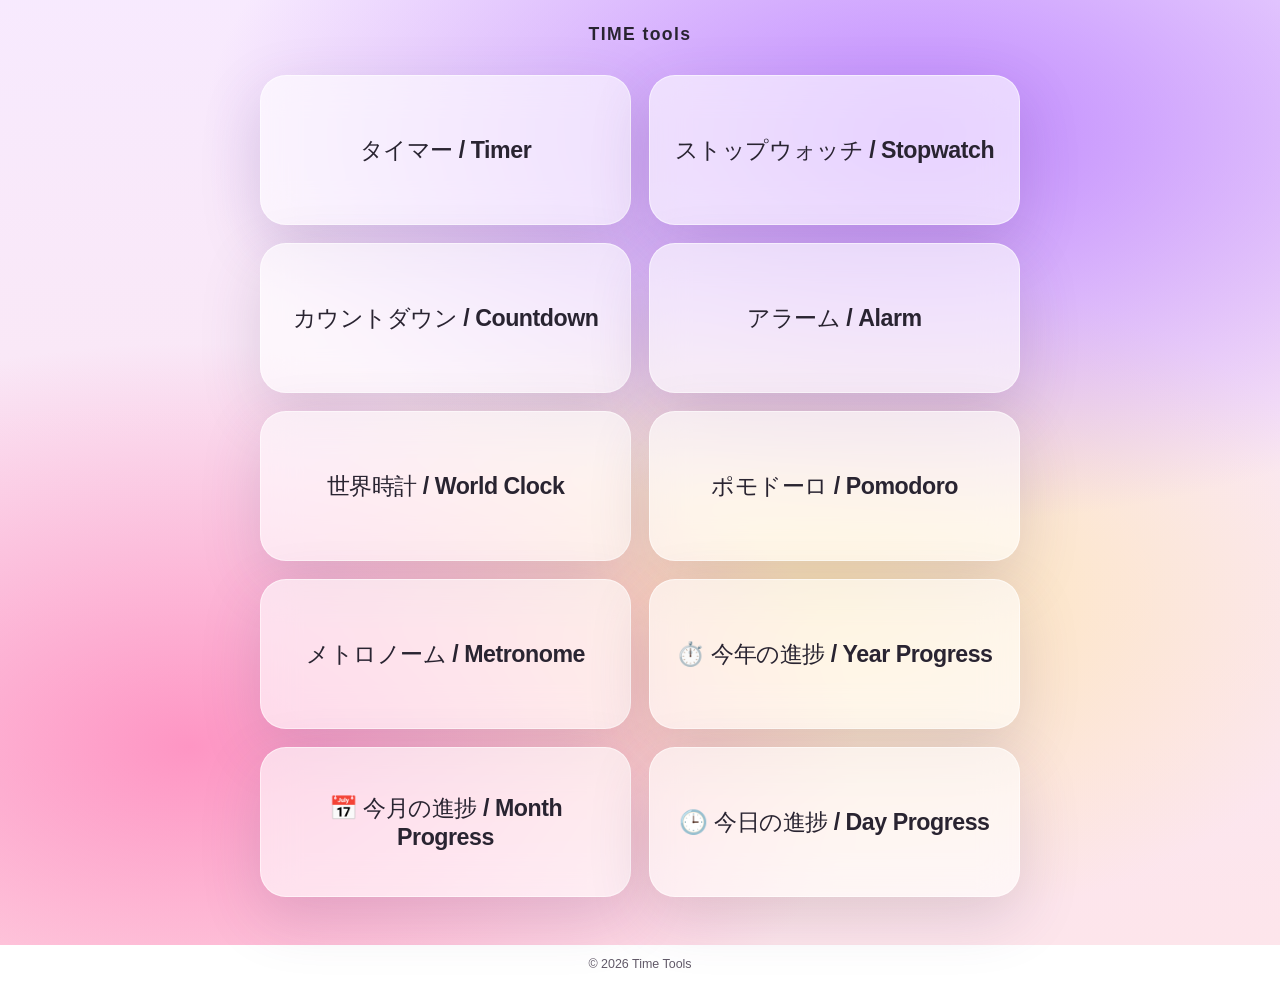
<file: index.html>
<!doctype html>
<html lang="ja">

<head>
  <meta charset="UTF-8" />
  <meta name="viewport" content="width=device-width, initial-scale=1.0" />
  <title>Time Tools</title>
  <link rel="stylesheet" href="style.css" />
  <script src="script.js" defer></script>
</head>

<body>
  <div class="aurora-background" aria-hidden="true"></div>

  <main class="home-page">
    <header class="home-header">TIME tools</header>

    <section class="tool-grid" aria-label="Time tools">
      <a class="tool-card timer-card" href="timer/index.html" data-tool-link>
        タイマー / Timer
      </a>

      <a class="tool-card stopwatch-card" href="stopwatch/index.html" data-tool-link>
        ストップウォッチ / Stopwatch
      </a>

      <a class="tool-card" href="countdown/index.html" data-tool-link>
        カウントダウン / Countdown
      </a>

      <a class="tool-card" href="alarm/index.html" data-tool-link>
        アラーム / Alarm
      </a>

      <a class="tool-card" href="world-clock/index.html" data-tool-link>
        世界時計 / World Clock
      </a>

      <a class="tool-card" href="pomodoro/index.html" data-tool-link>
        ポモドーロ / Pomodoro
      </a>

      <a class="tool-card" href="metronome/index.html" data-tool-link>
        メトロノーム / Metronome
      </a>

      <a class="tool-card" href="year-progress/index.html" data-tool-link>
        ⏱️ 今年の進捗 / Year Progress
      </a>

      <a class="tool-card" href="month-progress/index.html" data-tool-link>
        📅 今月の進捗 / Month Progress
      </a>

      <a class="tool-card" href="day-progress/index.html" data-tool-link>
        🕒 今日の進捗 / Day Progress
      </a>
    </section>

    <footer class="copyright">
      <div id="footer-copy"></div>
    </footer>
  </main>
</body>

</html>
</file>
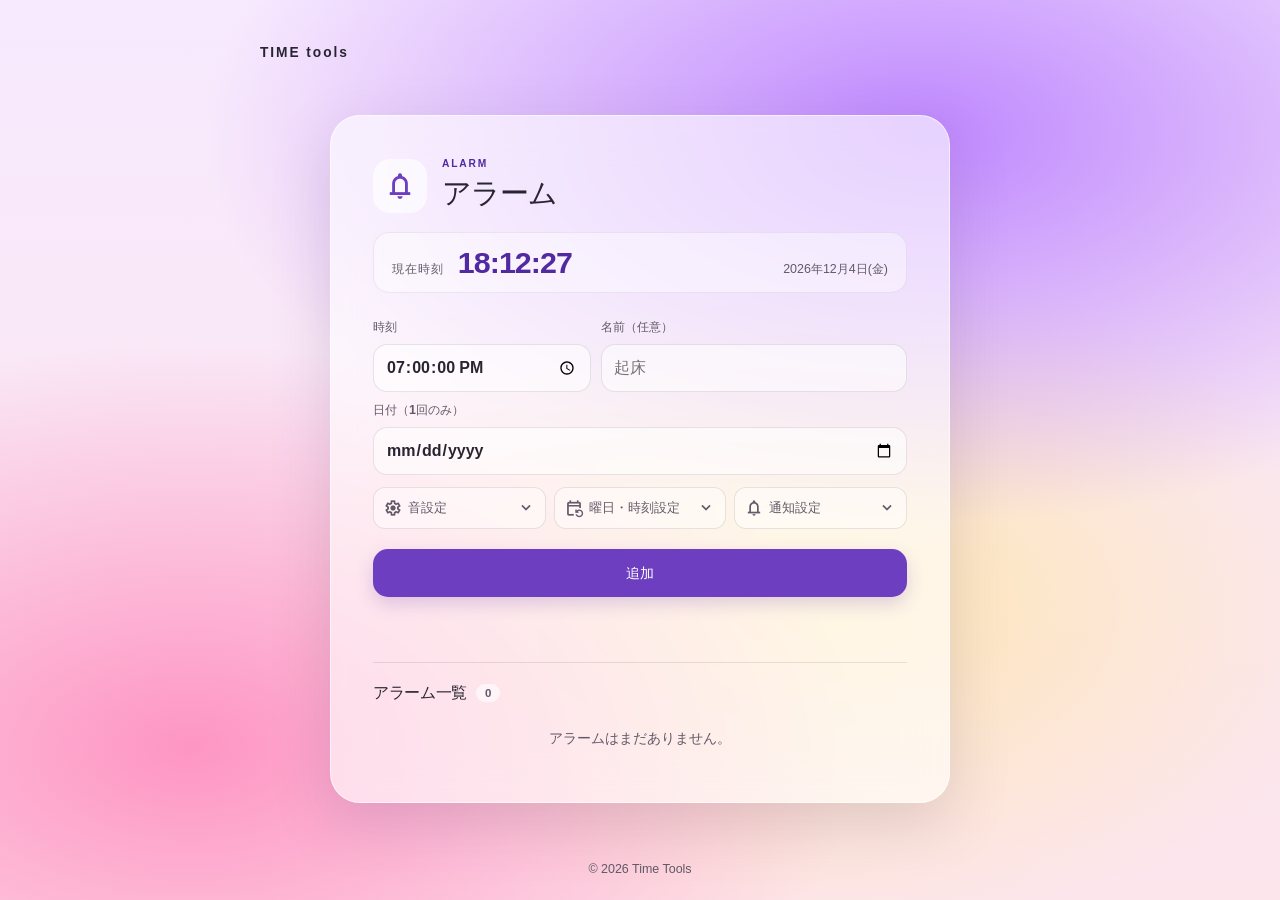
<file: alarm/index.html>
<!doctype html>
<html lang="ja">
  <head>
    <meta charset="UTF-8" />
    <meta name="viewport" content="width=device-width, initial-scale=1.0" />
    <title>アラーム | Time Tools</title>
    <link rel="preconnect" href="https://fonts.googleapis.com" />
    <link rel="preconnect" href="https://fonts.gstatic.com" crossorigin />
    <link
      href="https://fonts.googleapis.com/css2?family=Material+Symbols+Outlined:opsz,wght,FILL,GRAD@24,500,0,0"
      rel="stylesheet"
    />
    <link rel="stylesheet" href="style.css" />
    <script src="script.js" defer></script>
  </head>
  <body>
    <div class="aurora-background" aria-hidden="true"></div>
    <main class="page-shell app-page alarm-page">
      <header class="site-header">
        <a class="wordmark" href="../" data-tool-link>TIME tools</a>
      </header>
      <section class="tool-panel" aria-labelledby="page-title">
        <div class="panel-heading">
          <span class="panel-icon" aria-hidden="true"><span class="material-symbols-outlined">notifications</span></span>
          <div>
            <p class="eyebrow">ALARM</p>
            <h1 id="page-title" data-i18n="title">アラーム</h1>
          </div>
        </div>
        <div class="alarm-clock" aria-live="off">
          <span class="alarm-clock-label" data-i18n="nowLabel">現在時刻</span>
          <span class="alarm-clock-time" id="alarm-clock-time">--:--:--</span>
          <span class="alarm-clock-date" id="alarm-clock-date"></span>
        </div>
        <div class="alarm-fields">
          <label class="field">
            <span data-i18n="timeLabel">時刻</span>
            <input id="alarm-time" type="time" value="07:00:00" step="1" />
          </label>
          <label class="field">
            <span data-i18n="nameLabel">名前（任意）</span>
            <input id="alarm-label" type="text" maxlength="24" placeholder="起床" data-i18n-placeholder="namePlaceholder" />
          </label>
          <label class="field field-wide">
            <span data-i18n="dateLabel">日付（任意）</span>
            <input id="alarm-date" type="date" />
          </label>
        </div>
        <div class="alarm-disclosure-toggles">
          <button class="alarm-settings-toggle" id="alarm-settings-toggle" type="button" aria-expanded="false" aria-controls="alarm-settings">
            <span class="material-symbols-outlined" aria-hidden="true">settings</span>
            <span data-i18n="settingsLabel">音設定</span>
            <span class="material-symbols-outlined alarm-settings-chevron" aria-hidden="true">expand_more</span>
          </button>
          <button class="alarm-settings-toggle alarm-schedule-toggle" id="alarm-schedule-toggle" type="button" aria-expanded="false" aria-controls="alarm-schedule-options">
            <span class="material-symbols-outlined" aria-hidden="true">event_repeat</span>
            <span data-i18n="scheduleToolsLabel">曜日・時刻設定</span>
            <span class="material-symbols-outlined alarm-settings-chevron" aria-hidden="true">expand_more</span>
          </button>
          <button class="alarm-settings-toggle notify-settings-toggle" id="notify-settings-toggle" type="button" aria-expanded="false" aria-controls="notify-row">
            <span class="material-symbols-outlined" aria-hidden="true">notifications</span>
            <span data-i18n="notifySettingsLabel">通知設定</span>
            <span class="material-symbols-outlined alarm-settings-chevron" aria-hidden="true">expand_more</span>
          </button>
        </div>
        <div class="alarm-settings" id="alarm-settings" hidden>
          <div class="alarm-options">
            <div class="alarm-sound-control">
              <label class="field">
                <span data-i18n="soundLabel">通知音</span>
                <select id="alarm-sound">
                  <option value="beep" data-i18n="soundBeep">ビープ</option>
                  <option value="chime" data-i18n="soundChime">チャイム</option>
                  <option value="bell" data-i18n="soundBell">ベル</option>
                  <option value="alarm" data-i18n="soundAlarm">アラーム</option>
                  <option value="digital" data-i18n="soundDigital">デジタル</option>
                  <option value="gong" data-i18n="soundGong">ゴング</option>
                  <option value="chirp" data-i18n="soundChirp">チャープ</option>
                </select>
              </label>
              <button class="icon-button alarm-sound-remove" id="alarm-sound-remove" type="button" data-i18n-aria="soundRemoveAria" disabled>
                <span class="material-symbols-outlined" aria-hidden="true">delete</span>
              </button>
            </div>
            <div class="alarm-notify-field">
              <span class="alarm-field-label" data-i18n="notifyLabel">ブラウザ通知</span>
              <span class="notify-toggle">
                <label class="switch">
                  <input id="alarm-notify" type="checkbox" role="switch" aria-label="ブラウザ通知" data-i18n-aria="notifyLabel" />
                  <span class="switch-track"></span>
                </label>
                <span class="notify-state" id="alarm-notify-state" aria-hidden="true">OFF</span>
              </span>
            </div>
            <div class="alarm-notify-field">
              <span class="alarm-field-label" data-i18n="soundEnabledLabel">アラーム音を鳴らす</span>
              <span class="notify-toggle">
                <label class="switch">
                  <input id="alarm-sound-enabled" type="checkbox" role="switch" checked aria-label="アラーム音を鳴らす" data-i18n-aria="soundEnabledLabel" />
                  <span class="switch-track"></span>
                </label>
                <span class="notify-state" id="alarm-sound-enabled-state" aria-hidden="true">ON</span>
              </span>
            </div>

            <label class="alarm-sound-file">
              <span class="alarm-field-label" data-i18n="soundFileLabel">音声ファイル</span>
              <input id="alarm-sound-file" type="file" accept="audio/*,.mp3,.wav,.ogg,.oga,.m4a,.aac,.flac,.opus,.webm,.aiff,.caf" />
            </label>
            <label class="alarm-sound-url">
              <span class="alarm-field-label" data-i18n="soundUrlLabel">音声URL</span>
              <input id="alarm-sound-url" type="url" inputmode="url" placeholder="https://example.com/sound.mp3" />
            </label>
            <label class="alarm-volume-field">
              <span class="alarm-field-label" data-i18n="volumeLabel">音量</span>
              <span class="alarm-volume-control">
                <input id="alarm-volume" type="range" min="0" max="100" step="0.5" value="50" data-i18n-aria="volumeLabel" />
                <output id="alarm-volume-value" for="alarm-volume">50%</output>
              </span>
            </label>
            <div class="alarm-settings-actions">
              <button class="control-button quiet-button" id="alarm-test" type="button" data-i18n="testSound">音をテスト</button>
            </div>
          </div>
        </div>
        <div class="alarm-schedule-options" id="alarm-schedule-options" hidden>
          <div class="weekday-section">
            <span class="alarm-field-label" data-i18n="daysLabel">繰り返す曜日</span>
            <div class="weekday-row" role="group" aria-label="繰り返す曜日" data-i18n-aria="daysLabel">
              <button class="weekday-chip is-active" type="button" data-day="0" data-i18n="sun">日</button>
              <button class="weekday-chip is-active" type="button" data-day="1" data-i18n="mon">月</button>
              <button class="weekday-chip is-active" type="button" data-day="2" data-i18n="tue">火</button>
              <button class="weekday-chip is-active" type="button" data-day="3" data-i18n="wed">水</button>
              <button class="weekday-chip is-active" type="button" data-day="4" data-i18n="thu">木</button>
              <button class="weekday-chip is-active" type="button" data-day="5" data-i18n="fri">金</button>
              <button class="weekday-chip is-active" type="button" data-day="6" data-i18n="sat">土</button>
            </div>
            <div class="weekday-presets">
              <button class="weekday-preset" type="button" data-days="all" data-i18n="everyDay">毎日</button>
              <button class="weekday-preset" type="button" data-days="weekdays" data-i18n="weekdays">平日</button>
              <button class="weekday-preset" type="button" data-days="weekend" data-i18n="weekend">週末</button>
            </div>
            <p class="weekday-hint" data-i18n="repeatHint">日付を指定しない場合、選択した曜日に繰り返します。</p>
          </div>
          <label class="field snooze-duration-control">
            <span data-i18n="snoozeDurationLabel">スヌーズ時間</span>
            <span class="snooze-duration-inputs">
              <select id="alarm-snooze-duration">
                <option value="1" data-i18n="snooze1">1分</option>
                <option value="3" data-i18n="snooze3">3分</option>
                <option value="5" data-i18n="snooze5">5分</option>
                <option value="10" data-i18n="snooze10">10分</option>
                <option value="15" data-i18n="snooze15">15分</option>
                <option value="30" data-i18n="snooze30">30分</option>
                <option value="custom" data-i18n="snoozeCustom">任意</option>
              </select>
              <input id="alarm-snooze-custom-minutes" type="number" min="1" max="60" step="1" value="5" data-i18n-aria="snoozeCustomAria" hidden />
              <span class="snooze-duration-unit" data-i18n="snoozeUnit">分</span>
            </span>
            <span class="snooze-duration-error" id="alarm-snooze-duration-error" role="status" hidden></span>
          </label>
          <div class="quick-alarm">
            <span class="alarm-field-label" data-i18n="quickLabel">簡単設定（一回だけ鳴らす）</span>
            <div class="quick-alarm-row">
              <button class="quick-alarm-button" type="button" data-seconds="10" data-i18n="quick10s">10秒後</button>
              <button class="quick-alarm-button" type="button" data-seconds="30" data-i18n="quick30s">30秒後</button>
              <button class="quick-alarm-button" type="button" data-seconds="60" data-i18n="quick1m">1分後</button>
              <button class="quick-alarm-button" type="button" data-seconds="180" data-i18n="quick3m">3分後</button>
              <button class="quick-alarm-button" type="button" data-seconds="300" data-i18n="quick5">5分後</button>
              <button class="quick-alarm-button" type="button" data-seconds="600" data-i18n="quick10">10分後</button>
              <button class="quick-alarm-button" type="button" data-seconds="900" data-i18n="quick15">15分後</button>
              <button class="quick-alarm-button" type="button" data-seconds="1800" data-i18n="quick30">30分後</button>
              <button class="quick-alarm-button" type="button" data-seconds="3600" data-i18n="quick60">1時間後</button>
            </div>
          </div>
          <div class="quick-fixed">
            <div class="quick-fixed-list" id="quick-fixed-list"></div>
          </div>
        </div>
        <div class="notify-row" id="notify-row" hidden>
          <div class="notify-info">
            <span class="material-symbols-outlined notify-icon" aria-hidden="true">notifications</span>
            <div class="notify-text">
              <p class="notify-title" data-i18n="notifyTitle">通知</p>
              <p class="notify-status" id="notify-status"></p>
            </div>
          </div>
          <div class="notify-controls">
            <label class="notify-master">
              <span class="switch">
                <input id="notify-toggle" type="checkbox" role="switch" aria-label="通知" data-i18n-aria="notifyTitle" />
                <span class="switch-track"></span>
              </span>
            </label>
            <button class="control-button quiet-button notify-button" id="notify-enable" type="button" data-i18n="enableNotifications">
              通知を許可
            </button>
            <button class="control-button quiet-button notify-button" id="notify-test" type="button" data-i18n="testNotification" hidden>
              テスト通知
            </button>
            <button class="control-button quiet-button notify-button" id="notify-close" type="button" data-i18n="notifyClose" hidden>
              通知を閉じる
            </button>
          </div>
          <div class="notify-customize">
            <label class="field">
              <span data-i18n="notifyTitleLabel">通知タイトル</span>
              <input id="notify-title-input" type="text" maxlength="60" placeholder="アラーム" data-i18n-placeholder="notifyTitlePlaceholder" />
            </label>
            <label class="field">
              <span data-i18n="notifyBodyLabel">通知メッセージ</span>
              <textarea id="notify-body-input" rows="2" maxlength="160" placeholder="{time} · {label}"></textarea>
            </label>
            <div class="notify-template-chips" role="group" aria-label="通知メッセージのテンプレート" data-i18n-aria="notifyTemplateGroupAria">
              <button class="notify-template-chip" type="button" data-template="{time}" data-i18n="notifyTemplateTime">時刻</button>
              <button class="notify-template-chip" type="button" data-template="{label}" data-i18n="notifyTemplateName">名前</button>
              <button class="notify-template-chip" type="button" data-template="{time} · {label}" data-i18n="notifyTemplateTimeName">時刻＋名前</button>
            </div>
            <div class="notify-preview-block">
              <span class="alarm-field-label" data-i18n="notifyPreviewLabel">プレビュー</span>
              <div class="notify-preview">
                <img class="notify-preview-icon" id="notify-preview-icon" src="../icon.png" alt="" />
                <div class="notify-preview-text">
                  <p class="notify-preview-title" id="notify-preview-title">アラーム</p>
                  <p class="notify-preview-body" id="notify-preview-body">07:00 · 起床</p>
                </div>
              </div>
            </div>
            <label class="field">
              <span data-i18n="notifyImageLabel">通知画像URL</span>
              <input id="notify-image-url" type="url" inputmode="url" placeholder="https://example.com/image.png" />
            </label>
            <label class="field">
              <span data-i18n="notifyImageFileLabel">画像ファイル</span>
              <input id="notify-image-file" type="file" accept="image/*" />
            </label>
            <div class="notify-image-row">
              <img class="notify-image-preview" id="notify-image-preview" alt="" hidden />
              <button class="control-button quiet-button notify-button" id="notify-image-clear" type="button" data-i18n="notifyImageClear">
                画像を削除
              </button>
              <button class="control-button quiet-button notify-button" id="notify-reset" type="button" data-i18n="notifyReset">
                既定に戻す
              </button>
            </div>
          </div>
        </div>
        <div class="alarm-form-actions">
          <button class="control-button primary-button" id="alarm-add" type="button" data-i18n="add">追加</button>
          <button class="control-button quiet-button" id="alarm-cancel" type="button" data-i18n="cancel" hidden>キャンセル</button>
        </div>
        <p class="status-message" id="alarm-status" role="status" aria-live="polite"></p>
        <section class="alarm-list-section" aria-labelledby="alarm-list-title">
          <div class="laps-heading">
            <h2 id="alarm-list-title" data-i18n="listTitle">アラーム一覧</h2>
            <span class="lap-count" id="alarm-count">0</span>
          </div>
          <ul class="alarm-list" id="alarm-list"></ul>
        </section>
      </section>
      <footer class="copyright app-copyright">
        <div id="footer-copy"></div>
      </footer>
    </main>
    <div class="alarm-overlay" id="alarm-overlay" role="alertdialog" aria-modal="true" aria-labelledby="alarm-ringing-title" hidden>
      <div class="alarm-dialog">
        <p class="alarm-bell" aria-hidden="true"><span class="material-symbols-outlined">notifications_active</span></p>
        <h2 id="alarm-ringing-title" data-i18n="ringing">アラーム</h2>
        <p class="alarm-dialog-time" id="alarm-ringing-time">07:00</p>
        <p class="alarm-dialog-sub" id="alarm-ringing-label" hidden></p>
        <div class="control-row">
          <button class="control-button primary-button" id="alarm-stop" type="button" data-i18n="stop">停止</button>
          <button class="control-button quiet-button" id="alarm-snooze" type="button" data-i18n="snooze">スヌーズ</button>
        </div>
      </div>
    </div>
  </body>
</html>
</file>
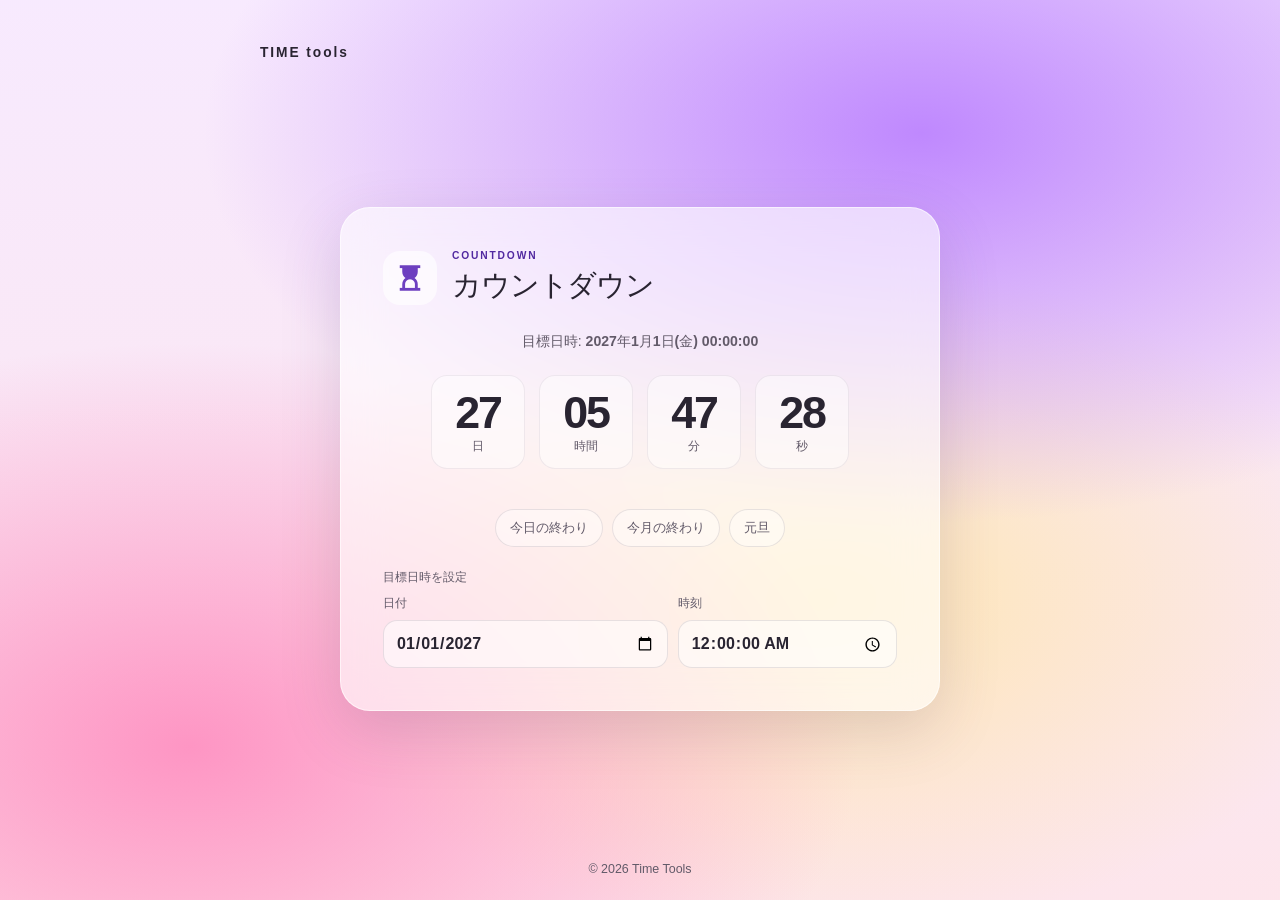
<file: countdown/index.html>
<!doctype html>
<html lang="ja">
  <head>
    <meta charset="UTF-8" />
    <meta name="viewport" content="width=device-width, initial-scale=1.0" />
    <title>カウントダウン | Time Tools</title>
    <link rel="preconnect" href="https://fonts.googleapis.com" />
    <link rel="preconnect" href="https://fonts.gstatic.com" crossorigin />
    <link
      href="https://fonts.googleapis.com/css2?family=Material+Symbols+Outlined:opsz,wght,FILL,GRAD@24,500,0,0"
      rel="stylesheet"
    />
    <link rel="stylesheet" href="style.css" />
    <script src="script.js" defer></script>
  </head>
  <body>
    <div class="aurora-background" aria-hidden="true"></div>
    <main class="page-shell app-page countdown-page">
      <header class="site-header">
        <a class="wordmark" href="../" data-tool-link>TIME tools</a>
      </header>
      <section class="tool-panel" aria-labelledby="page-title">
        <div class="panel-heading">
          <span class="panel-icon" aria-hidden="true"><span class="material-symbols-outlined">hourglass_top</span></span>
          <div>
            <p class="eyebrow">COUNTDOWN</p>
            <h1 id="page-title" data-i18n="title">カウントダウン</h1>
          </div>
        </div>
        <p class="countdown-target">
          <span data-i18n="targetLabel">目標日時</span>:
          <strong id="countdown-target-label">—</strong>
        </p>
        <div class="countdown-display" role="timer" aria-live="off">
          <div class="countdown-unit">
            <strong id="countdown-days">0</strong>
            <span data-i18n="days">日</span>
          </div>
          <div class="countdown-unit">
            <strong id="countdown-hours">00</strong>
            <span data-i18n="hours">時間</span>
          </div>
          <div class="countdown-unit">
            <strong id="countdown-minutes">00</strong>
            <span data-i18n="minutes">分</span>
          </div>
          <div class="countdown-unit">
            <strong id="countdown-seconds">00</strong>
            <span data-i18n="seconds">秒</span>
          </div>
        </div>
        <p class="status-message" id="countdown-status" role="status" aria-live="polite"></p>
        <div class="preset-list">
          <button class="preset-button" type="button" data-preset="endOfDay" data-i18n="presetEndOfDay">今日の終わり</button>
          <button class="preset-button" type="button" data-preset="endOfMonth" data-i18n="presetEndOfMonth">今月の終わり</button>
          <button class="preset-button" type="button" data-preset="newYear" data-i18n="presetNewYear">元旦</button>
        </div>
        <div class="countdown-inputs">
          <p class="countdown-inputs-title" id="countdown-inputs-title" data-i18n="targetInputLabel">目標日時を設定</p>
          <div class="countdown-inputs-grid" role="group" aria-labelledby="countdown-inputs-title">
            <label class="field">
              <span data-i18n="targetDateLabel">日付</span>
              <input id="countdown-date" type="date" />
            </label>
            <label class="field">
              <span data-i18n="targetTimeLabel">時刻</span>
              <input id="countdown-time" type="time" step="1" />
            </label>
          </div>
        </div>
      </section>
      <footer class="copyright app-copyright">
        <div id="footer-copy"></div>
      </footer>
    </main>
  </body>
</html>
</file>
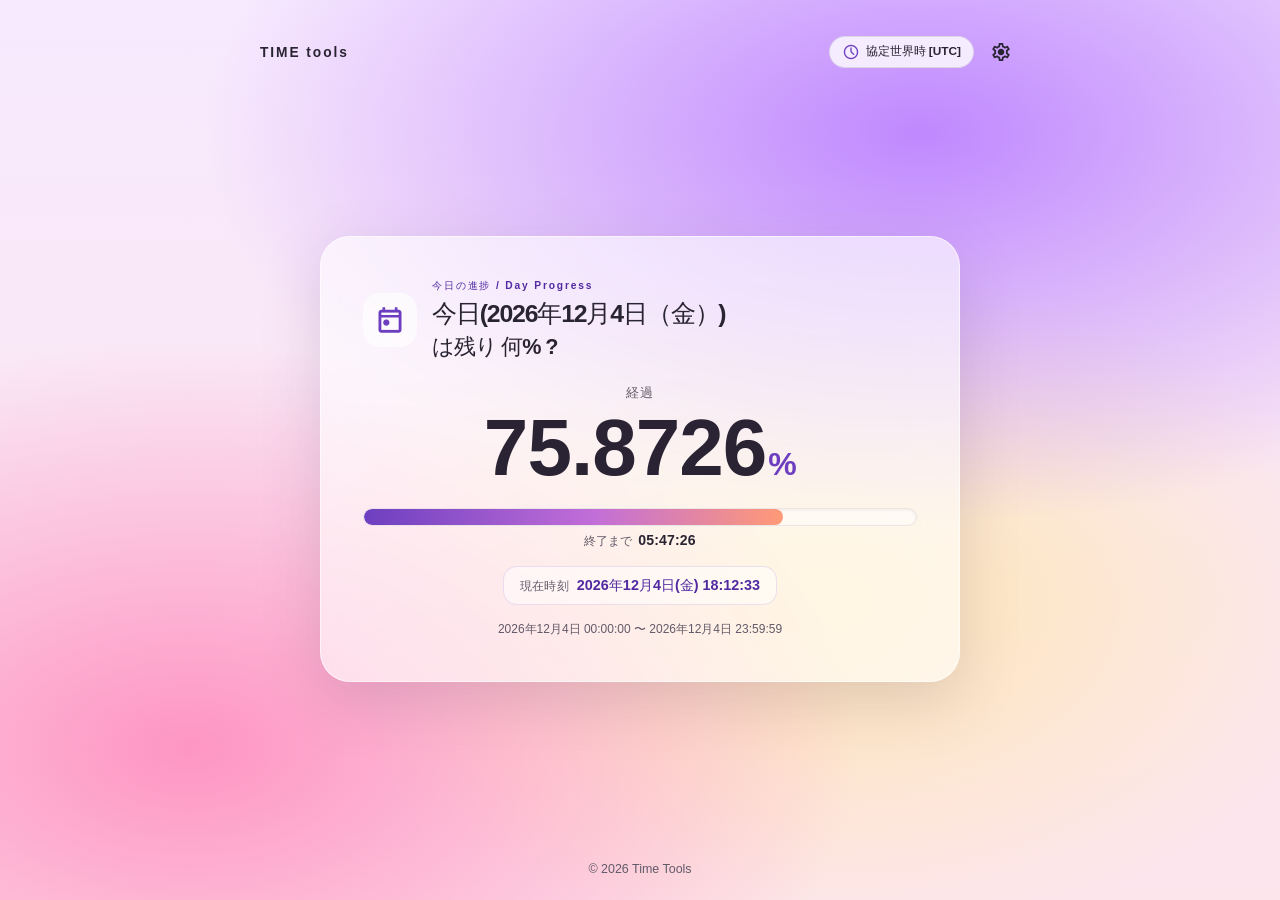
<file: day-progress/index.html>
<!doctype html>
<html lang="ja">
  <head>
    <meta charset="UTF-8" />
    <meta name="viewport" content="width=device-width, initial-scale=1.0" />
    <meta
      name="description"
      content="今日が残り何%かをリアルタイムで表示。タイムゾーンを選んで、現在時刻・経過・終了までの時間を確認できるツールです。"
    />
    <meta
      name="keywords"
      content="今日の進捗,今日 残り,日付 進捗,現在時刻,タイムゾーン,Day Progress,Time Tools"
    />
    <meta name="robots" content="index, follow" />
    <meta property="og:type" content="website" />
    <meta property="og:site_name" content="Time Tools" />
    <meta property="og:title" content="今日の進捗 | Time Tools" />
    <meta
      property="og:description"
      content="今日が残り何%かをリアルタイムで表示。タイムゾーンを選んで、現在時刻・経過・終了までの時間を確認できるツールです。"
    />
    <meta property="og:locale" content="ja_JP" />
    <meta property="og:locale:alternate" content="en_US" />
    <meta name="twitter:card" content="summary" />
    <meta name="twitter:title" content="今日の進捗 | Time Tools" />
    <meta
      name="twitter:description"
      content="今日が残り何%かをリアルタイムで表示。タイムゾーンを選んで、現在時刻・経過・終了までの時間を確認できるツールです。"
    />
    <title>今日 は残り 何% ? | Time tools</title>
    <link rel="preconnect" href="https://fonts.googleapis.com" />
    <link rel="preconnect" href="https://fonts.gstatic.com" crossorigin />
    <link
      href="https://fonts.googleapis.com/css2?family=Material+Symbols+Outlined:opsz,wght,FILL,GRAD@24,500,0,0"
      rel="stylesheet"
    />
    <link rel="stylesheet" href="style.css" />
    <link rel="stylesheet" href="../utils/timezone.css" />
    <script src="../utils/timezone-ja.js" defer></script>
    <script src="../utils/timezone.js" defer></script>
    <script src="script.js" defer></script>
  </head>
  <body>
    <div class="aurora-background" aria-hidden="true"></div>
    <main class="page-shell app-page day-progress-page">
      <header class="site-header">
        <a class="wordmark" href="../" data-tool-link>TIME tools</a>
        <div class="header-controls">
          <div id="tzHeaderBtn" class="tz-chip" aria-label="">
            <span class="material-symbols-outlined chip-icon" aria-hidden="true">schedule</span>
            <span id="tzHeaderName"></span>
          </div>
          <button
            id="tzSettingsBtn"
            class="settings-btn"
            type="button"
            aria-label="設定"
            title="設定"
            aria-expanded="false"
            aria-controls="tzPanel"
          >
            <span class="material-symbols-outlined" aria-hidden="true">settings</span>
          </button>
          <div id="tzPanel" class="tz-panel" role="dialog" aria-label="設定" hidden>
            <label for="tzSelect" class="panel-label">
              <span class="material-symbols-outlined panel-icon" aria-hidden="true">language</span>
              <span data-tz-label="timeZone">タイムゾーン</span>
            </label>
            <select id="tzSelect"></select>
            <div id="tzCurrentDetail" class="panel-detail"></div>
            <hr class="panel-divider" />
            <label for="langSelect" class="panel-label">
              <span class="material-symbols-outlined panel-icon" aria-hidden="true">translate</span>
              <span data-tz-label="language">言語</span>
            </label>
            <select id="langSelect">
              <option value="ja">日本語 (Japanese)</option>
              <option value="en">English</option>
            </select>
          </div>
        </div>
      </header>
      <section class="tool-panel" aria-labelledby="page-title">
        <div class="panel-heading">
          <span class="panel-icon" aria-hidden="true"><span class="material-symbols-outlined">today</span></span>
          <div>
            <p class="eyebrow" data-i18n="eyebrow">今日の進捗 / Day Progress</p>
            <h1 id="page-title">—</h1>
          </div>
        </div>

        <p class="progress-label" data-i18n="elapsedLabel">経過</p>
        <p class="progress-percent" role="timer" aria-live="off">
          <strong id="percent-value">0.0000</strong><span class="percent-symbol">%</span>
        </p>

        <div
          class="progress-track"
          id="progress-bar"
          role="progressbar"
          aria-label="今日の経過"
          title="今日の経過"
          aria-valuemin="0"
          aria-valuemax="100"
          aria-valuenow="0"
        >
          <div class="progress-fill" id="progress-fill"></div>
        </div>

        <p class="progress-countdown">
          <span data-i18n="untilEnd">終了まで</span>
          <strong id="countdown-value">—</strong>
        </p>

        <p class="current-clock">
          <span class="current-clock-label" data-i18n="currentTime">現在時刻</span>
          <strong id="current-time-value" role="timer" aria-live="off">—</strong>
        </p>

        <p class="completion-message" id="completion-message" role="status" aria-live="polite" hidden></p>

        <p class="progress-note" id="period-note"></p>
      </section>
      <footer class="copyright app-copyright">
        <div id="footer-copy"></div>
      </footer>
    </main>
  </body>
</html>
</file>
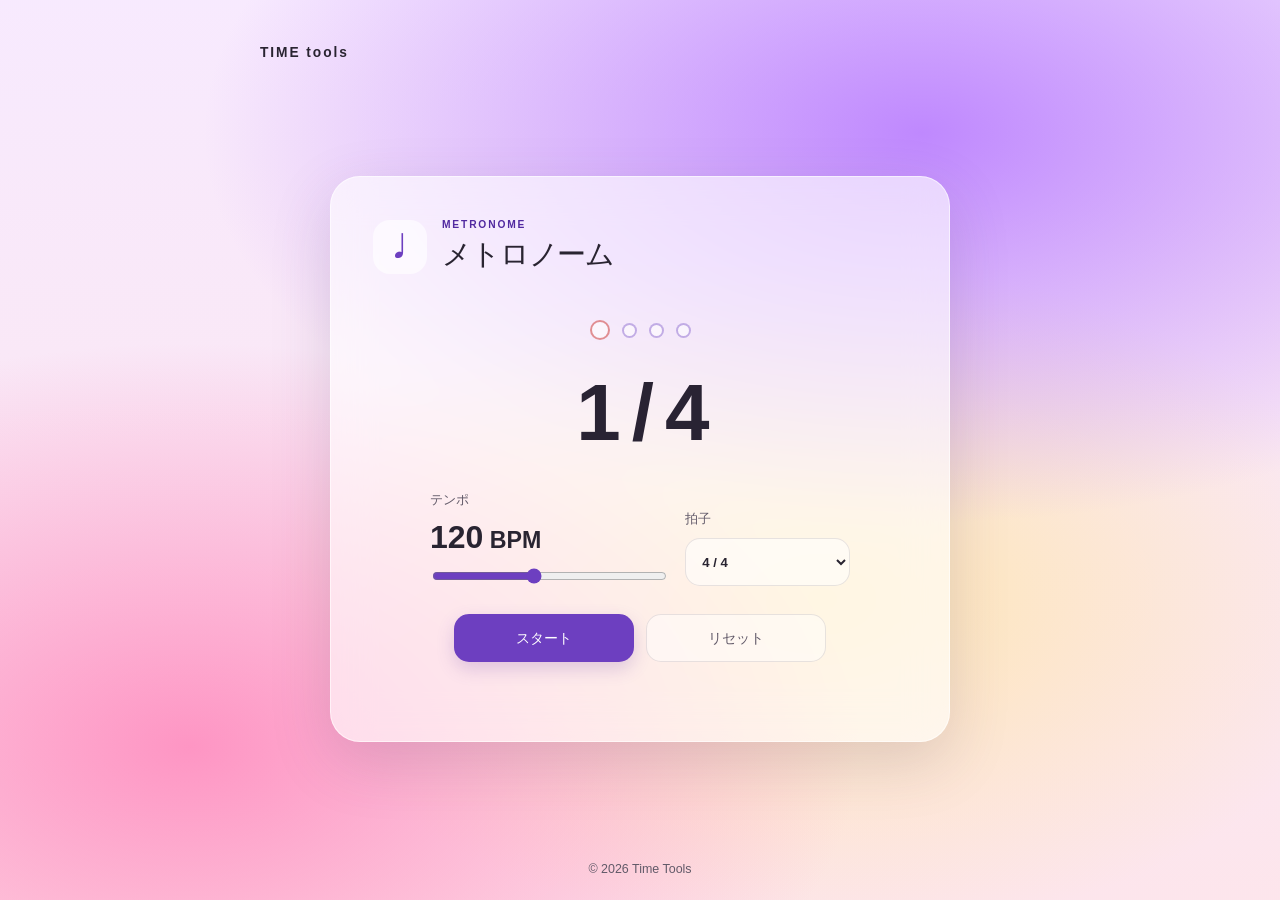
<file: metronome/index.html>
<!doctype html>
<html lang="ja">
  <head>
    <meta charset="UTF-8" />
    <meta name="viewport" content="width=device-width, initial-scale=1.0" />
    <title>メトロノーム | Time Tools</title>
    <link rel="stylesheet" href="../style.css" />
    <link rel="stylesheet" href="style.css" />
    <script src="../script.js" defer></script>
    <script src="script.js" defer></script>
  </head>
  <body>
    <div class="aurora-background" aria-hidden="true"></div>
    <main class="page-shell app-page metronome-page">
      <header class="site-header">
        <a class="wordmark" href="../" data-tool-link>TIME tools</a>
      </header>
      <section class="tool-panel" aria-labelledby="page-title">
        <div class="panel-heading">
          <span class="panel-icon" aria-hidden="true">♩</span>
          <div>
            <p class="eyebrow">METRONOME</p>
            <h1 id="page-title" data-i18n="title">メトロノーム</h1>
          </div>
        </div>

        <div class="metronome-display" role="timer" aria-live="off">
          <div class="beat-indicators" id="beat-indicators" aria-hidden="true"></div>
          <strong id="beat-count">1 / 4</strong>
        </div>

        <div class="metronome-settings">
          <label class="setting-field bpm-field" for="bpm-slider">
            <span data-i18n="tempo">テンポ</span>
            <span class="bpm-value"><output id="bpm-value" for="bpm-slider">120</output> <span data-i18n="bpm">BPM</span></span>
            <input id="bpm-slider" type="range" min="30" max="240" value="120" />
          </label>
          <label class="setting-field" for="beats-per-bar">
            <span data-i18n="timeSignature">拍子</span>
            <select id="beats-per-bar">
              <option value="2/4">2 / 4</option>
              <option value="3/4">3 / 4</option>
              <option value="4/4" selected>4 / 4</option>
              <option value="5/4">5 / 4</option>
              <option value="6/4">6 / 4</option>
              <option value="7/4">7 / 4</option>
              <option value="3/8">3 / 8</option>
              <option value="5/8">5 / 8 (2 + 3)</option>
              <option value="6/8">6 / 8 (3 + 3)</option>
              <option value="7/8">7 / 8 (2 + 2 + 3)</option>
              <option value="9/8">9 / 8 (3 + 3 + 3)</option>
              <option value="12/8">12 / 8 (3 + 3 + 3 + 3)</option>
              <option value="custom" data-i18n="custom">カスタム</option>
            </select>
          </label>
          <label class="setting-field custom-meter-field" id="custom-meter-field" for="custom-meter" hidden>
            <span data-i18n="customCombination">組み合わせ</span>
            <input id="custom-meter" type="text" inputmode="numeric" autocomplete="off" spellcheck="false" placeholder="3+2+2" />
          </label>
        </div>

        <div class="control-row">
          <button class="control-button primary-button" id="metronome-toggle" type="button" aria-pressed="false" data-i18n="start">スタート</button>
          <button class="control-button quiet-button" id="metronome-reset" type="button" data-i18n="reset">リセット</button>
        </div>
        <p class="status-message" id="metronome-status" role="status" aria-live="polite"></p>
      </section>
      <footer class="copyright app-copyright">
        <div id="footer-copy"></div>
      </footer>
    </main>
  </body>
</html>
</file>
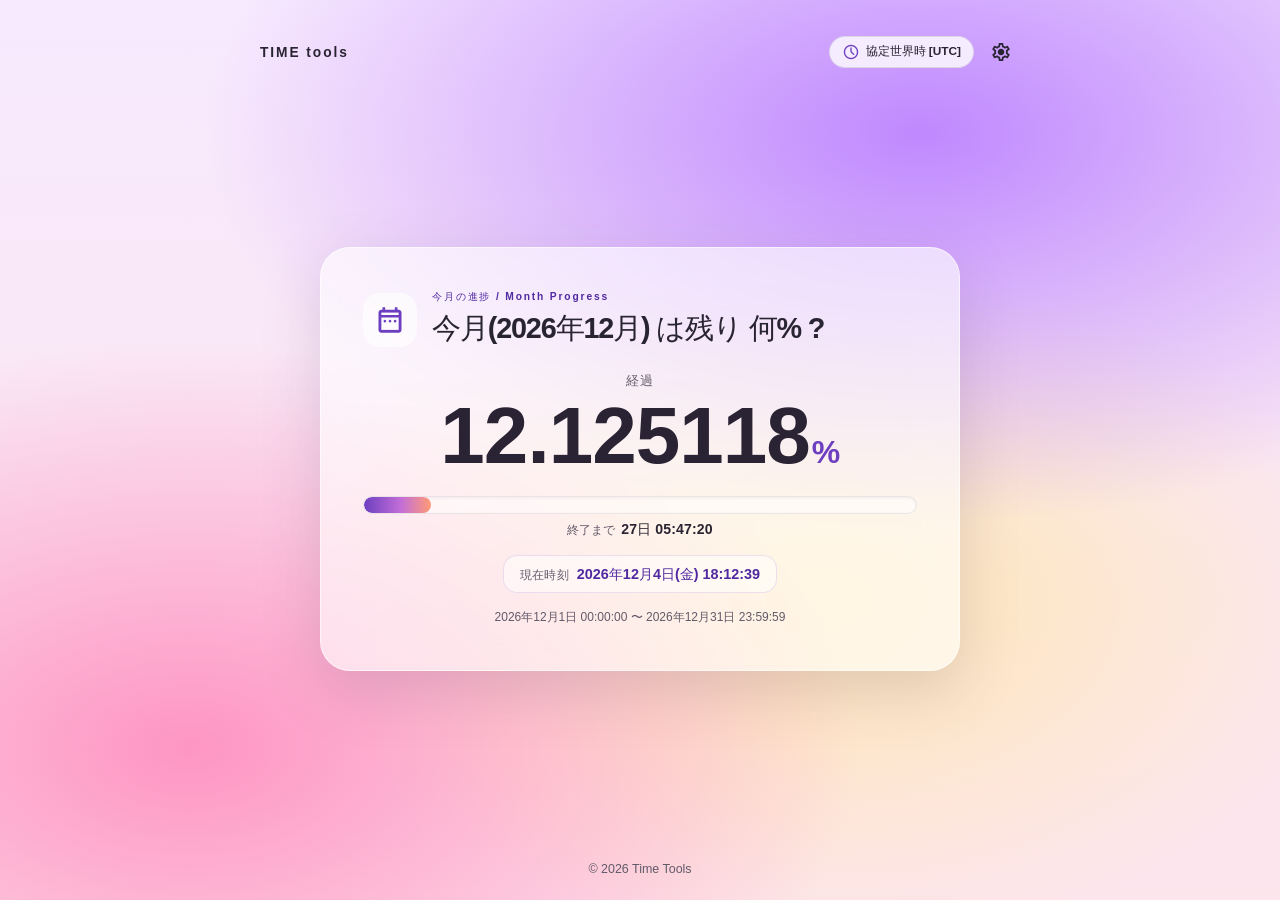
<file: month-progress/index.html>
<!doctype html>
<html lang="ja">
  <head>
    <meta charset="UTF-8" />
    <meta name="viewport" content="width=device-width, initial-scale=1.0" />
    <meta
      name="description"
      content="今月が残り何%かをリアルタイムで表示。タイムゾーンを選んで、現在時刻・経過・月末までの残り時間を確認できるツールです。"
    />
    <meta
      name="keywords"
      content="今月の進捗,今月 残り,月 進捗,現在時刻,タイムゾーン,Month Progress,Time Tools"
    />
    <meta name="robots" content="index, follow" />
    <meta property="og:type" content="website" />
    <meta property="og:site_name" content="Time Tools" />
    <meta property="og:title" content="今月の進捗 | Time Tools" />
    <meta
      property="og:description"
      content="今月が残り何%かをリアルタイムで表示。タイムゾーンを選んで、現在時刻・経過・月末までの残り時間を確認できるツールです。"
    />
    <meta property="og:locale" content="ja_JP" />
    <meta property="og:locale:alternate" content="en_US" />
    <meta name="twitter:card" content="summary" />
    <meta name="twitter:title" content="今月の進捗 | Time Tools" />
    <meta
      name="twitter:description"
      content="今月が残り何%かをリアルタイムで表示。タイムゾーンを選んで、現在時刻・経過・月末までの残り時間を確認できるツールです。"
    />
    <title>今月 は残り 何% ? | Time tools</title>
    <link rel="preconnect" href="https://fonts.googleapis.com" />
    <link rel="preconnect" href="https://fonts.gstatic.com" crossorigin />
    <link
      href="https://fonts.googleapis.com/css2?family=Material+Symbols+Outlined:opsz,wght,FILL,GRAD@24,500,0,0"
      rel="stylesheet"
    />
    <link rel="stylesheet" href="style.css" />
    <link rel="stylesheet" href="../utils/timezone.css" />
    <script src="../utils/timezone-ja.js" defer></script>
    <script src="../utils/timezone.js" defer></script>
    <script src="script.js" defer></script>
  </head>
  <body>
    <div class="aurora-background" aria-hidden="true"></div>
    <main class="page-shell app-page month-progress-page">
      <header class="site-header">
        <a class="wordmark" href="../" data-tool-link>TIME tools</a>
        <div class="header-controls">
          <div id="tzHeaderBtn" class="tz-chip" aria-label="">
            <span class="material-symbols-outlined chip-icon" aria-hidden="true">schedule</span>
            <span id="tzHeaderName"></span>
          </div>
          <button
            id="tzSettingsBtn"
            class="settings-btn"
            type="button"
            aria-label="設定"
            title="設定"
            aria-expanded="false"
            aria-controls="tzPanel"
          >
            <span class="material-symbols-outlined" aria-hidden="true">settings</span>
          </button>
          <div id="tzPanel" class="tz-panel" role="dialog" aria-label="設定" hidden>
            <label for="tzSelect" class="panel-label">
              <span class="material-symbols-outlined panel-icon" aria-hidden="true">language</span>
              <span data-tz-label="timeZone">タイムゾーン</span>
            </label>
            <select id="tzSelect"></select>
            <div id="tzCurrentDetail" class="panel-detail"></div>
            <hr class="panel-divider" />
            <label for="langSelect" class="panel-label">
              <span class="material-symbols-outlined panel-icon" aria-hidden="true">translate</span>
              <span data-tz-label="language">言語</span>
            </label>
            <select id="langSelect">
              <option value="ja">日本語 (Japanese)</option>
              <option value="en">English</option>
            </select>
          </div>
        </div>
      </header>
      <section class="tool-panel" aria-labelledby="page-title">
        <div class="panel-heading">
          <span class="panel-icon" aria-hidden="true"><span class="material-symbols-outlined">date_range</span></span>
          <div>
            <p class="eyebrow" data-i18n="eyebrow">今月の進捗 / Month Progress</p>
            <h1 id="page-title">—</h1>
          </div>
        </div>

        <p class="progress-label" data-i18n="elapsedLabel">経過</p>
        <p class="progress-percent" role="timer" aria-live="off">
          <strong id="percent-value">0.000000</strong><span class="percent-symbol">%</span>
        </p>

        <div
          class="progress-track"
          id="progress-bar"
          role="progressbar"
          aria-label="今月の経過"
          title="今月の経過"
          aria-valuemin="0"
          aria-valuemax="100"
          aria-valuenow="0"
        >
          <div class="progress-fill" id="progress-fill"></div>
        </div>

        <p class="progress-countdown">
          <span data-i18n="untilEnd">終了まで</span>
          <strong id="countdown-value">—</strong>
        </p>

        <p class="current-clock">
          <span class="current-clock-label" data-i18n="currentTime">現在時刻</span>
          <strong id="current-time-value" role="timer" aria-live="off">—</strong>
        </p>

        <p class="completion-message" id="completion-message" role="status" aria-live="polite" hidden></p>

        <p class="progress-note" id="period-note"></p>
      </section>
      <footer class="copyright app-copyright">
        <div id="footer-copy"></div>
      </footer>
    </main>
  </body>
</html>
</file>
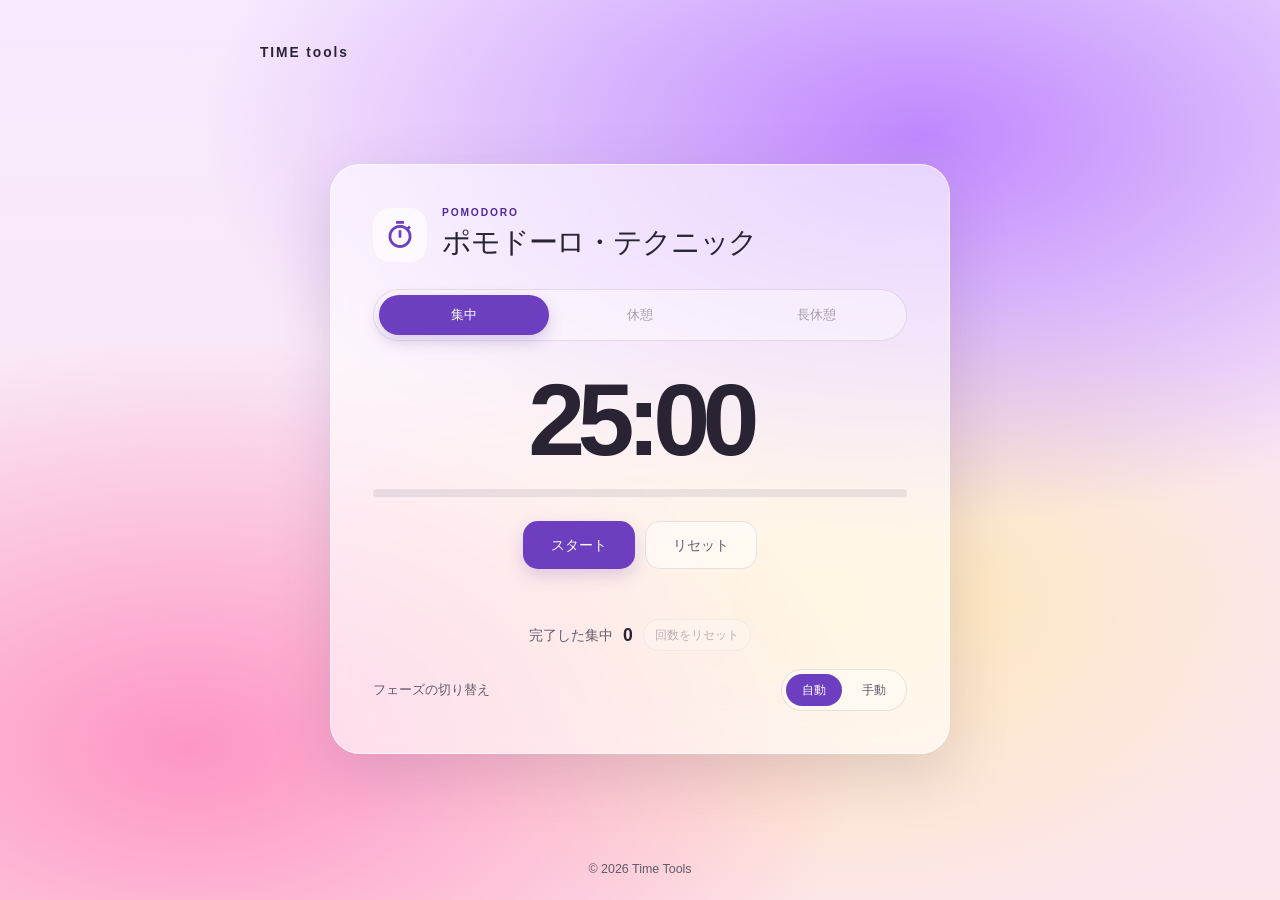
<file: pomodoro/index.html>
<!doctype html>
<html lang="ja">
  <head>
    <meta charset="UTF-8" />
    <meta name="viewport" content="width=device-width, initial-scale=1.0" />
    <title>ポモドーロ・テクニック | Time Tools</title>
    <link rel="preconnect" href="https://fonts.googleapis.com" />
    <link rel="preconnect" href="https://fonts.gstatic.com" crossorigin />
    <link
      href="https://fonts.googleapis.com/css2?family=Material+Symbols+Outlined:opsz,wght,FILL,GRAD@24,500,0,0"
      rel="stylesheet"
    />
    <link rel="stylesheet" href="style.css" />
    <script src="script.js" defer></script>
  </head>
  <body>
    <div class="aurora-background" aria-hidden="true"></div>
    <main class="page-shell app-page pomodoro-page">
      <header class="site-header">
        <a class="wordmark" href="../" data-tool-link>TIME tools</a>
      </header>
      <section class="tool-panel" aria-labelledby="page-title">
        <div class="panel-heading">
          <span class="panel-icon" aria-hidden="true"><span class="material-symbols-outlined">timer</span></span>
          <div>
            <p class="eyebrow">POMODORO</p>
            <h1 id="page-title" data-i18n="title">ポモドーロ・テクニック</h1>
          </div>
        </div>
        <div class="mode-tabs" role="tablist" aria-label="モード" data-i18n-aria="modeLabel">
          <button class="mode-tab is-active" type="button" role="tab" aria-selected="true" data-mode="work" data-i18n="work">集中</button>
          <button class="mode-tab" type="button" role="tab" aria-selected="false" data-mode="short" data-i18n="short">休憩</button>
          <button class="mode-tab" type="button" role="tab" aria-selected="false" data-mode="long" data-i18n="long">長休憩</button>
        </div>
        <div class="timer-display" id="pomodoro-display" role="timer" aria-live="off">25:00</div>
        <div class="progress-track" aria-hidden="true">
          <div class="progress-fill" id="pomodoro-progress"></div>
        </div>
        <div class="control-row">
          <button class="control-button primary-button" id="pomodoro-start" type="button" data-i18n="start">スタート</button>
          <button class="control-button quiet-button" id="pomodoro-reset" type="button" data-i18n="reset">リセット</button>
        </div>
        <p class="status-message" id="pomodoro-status" role="status" aria-live="polite"></p>
        <div class="pomodoro-stats">
          <span data-i18n="completed">完了した集中</span>
          <strong id="pomodoro-count">0</strong>
          <button class="pomodoro-count-reset" id="pomodoro-count-reset" type="button" data-i18n="resetCount">回数をリセット</button>
        </div>
        <div class="pomodoro-setting">
          <span class="pomodoro-setting-label" data-i18n="switchLabel">フェーズの切り替え</span>
          <div class="advance-tabs" role="group" aria-label="フェーズの切り替え" data-i18n-aria="switchLabel">
            <button class="advance-tab is-active" type="button" data-advance="auto" data-i18n="autoOption">自動</button>
            <button class="advance-tab" type="button" data-advance="manual" data-i18n="manualOption">手動</button>
          </div>
        </div>
      </section>
      <div class="confirm-overlay" id="pomodoro-confirm" hidden>
        <div class="confirm-dialog" role="dialog" aria-modal="true" aria-labelledby="pomodoro-confirm-title" aria-describedby="pomodoro-confirm-message">
          <h2 class="confirm-title" id="pomodoro-confirm-title" data-i18n="switchRunningTitle">モードを切り替えますか？</h2>
          <p class="confirm-message" id="pomodoro-confirm-message" data-i18n="switchRunningConfirm">
            タイマー動作中です。モードを切り替えるとリセットされます。よろしいですか？
          </p>
          <div class="confirm-actions">
            <button class="control-button quiet-button" id="pomodoro-confirm-cancel" type="button" data-i18n="cancel">キャンセル</button>
            <button class="control-button primary-button" id="pomodoro-confirm-ok" type="button" data-i18n="confirmSwitch">切り替える</button>
          </div>
        </div>
      </div>
      <div class="confirm-overlay" id="pomodoro-count-reset-confirm" hidden>
        <div class="confirm-dialog" role="dialog" aria-modal="true" aria-labelledby="pomodoro-count-reset-confirm-title" aria-describedby="pomodoro-count-reset-confirm-message">
          <h2 class="confirm-title" id="pomodoro-count-reset-confirm-title" data-i18n="resetCountTitle">回数をリセットしますか？</h2>
          <p class="confirm-message" id="pomodoro-count-reset-confirm-message" data-i18n="resetCountMessage">
            完了した集中の回数を0にします。
          </p>
          <div class="confirm-actions">
            <button class="control-button quiet-button" id="pomodoro-count-reset-confirm-cancel" type="button" data-i18n="cancel">キャンセル</button>
            <button class="control-button primary-button" id="pomodoro-count-reset-confirm-ok" type="button" data-i18n="confirmResetCount">リセットする</button>
          </div>
        </div>
      </div>
      <footer class="copyright app-copyright">
        <div id="footer-copy"></div>
      </footer>
    </main>
  </body>
</html>
</file>
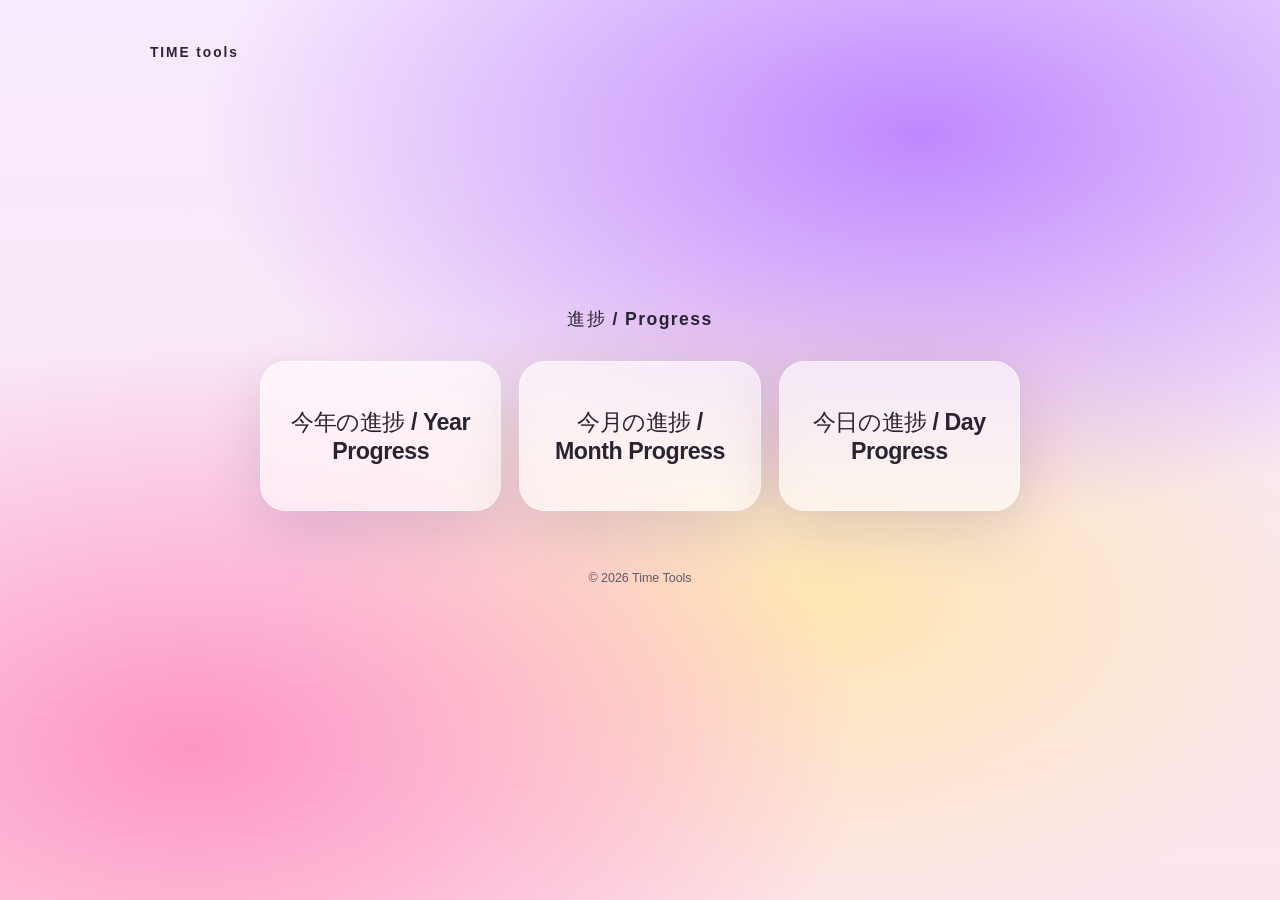
<file: progress/index.html>
<!doctype html>
<html lang="ja">
  <head>
    <meta charset="UTF-8" />
    <meta name="viewport" content="width=device-width, initial-scale=1.0" />
    <meta
      name="description"
      content="今年・今月・今日の進捗を%で確認できるツール一覧。タイムゾーンを選んで、現在時刻と残り時間を表示します。"
    />
    <meta
      name="keywords"
      content="進捗,今年の進捗,今月の進捗,今日の進捗,現在時刻,タイムゾーン,Progress,Time Tools"
    />
    <meta name="robots" content="index, follow" />
    <meta property="og:type" content="website" />
    <meta property="og:site_name" content="Time Tools" />
    <meta property="og:title" content="進捗 | Time Tools" />
    <meta
      property="og:description"
      content="今年・今月・今日の進捗を%で確認できるツール一覧。タイムゾーンを選んで、現在時刻と残り時間を表示します。"
    />
    <meta property="og:locale" content="ja_JP" />
    <meta property="og:locale:alternate" content="en_US" />
    <meta name="twitter:card" content="summary" />
    <meta name="twitter:title" content="進捗 | Time Tools" />
    <meta
      name="twitter:description"
      content="今年・今月・今日の進捗を%で確認できるツール一覧。タイムゾーンを選んで、現在時刻と残り時間を表示します。"
    />
    <title>進捗 / Progress | Time Tools</title>
    <link rel="stylesheet" href="../style.css" />
    <link rel="stylesheet" href="style.css" />
    <script src="../script.js" defer></script>
  </head>
  <body>
    <div class="aurora-background" aria-hidden="true"></div>
    <main class="home-page">
      <header class="site-header">
        <a class="wordmark" href="../" data-tool-link>TIME tools</a>
      </header>
      <header class="home-header">進捗 / Progress</header>
      <section class="tool-grid progress-grid" aria-label="Progress pages">
        <a class="tool-card" href="../year-progress/index.html" data-tool-link>
          今年の進捗 / Year Progress
        </a>
        <a class="tool-card" href="../month-progress/index.html" data-tool-link>
          今月の進捗 / Month Progress
        </a>
        <a class="tool-card" href="../day-progress/index.html" data-tool-link>
          今日の進捗 / Day Progress
        </a>
      </section>
      <footer class="copyright">
        <div id="footer-copy"></div>
      </footer>
    </main>
  </body>
</html>
</file>
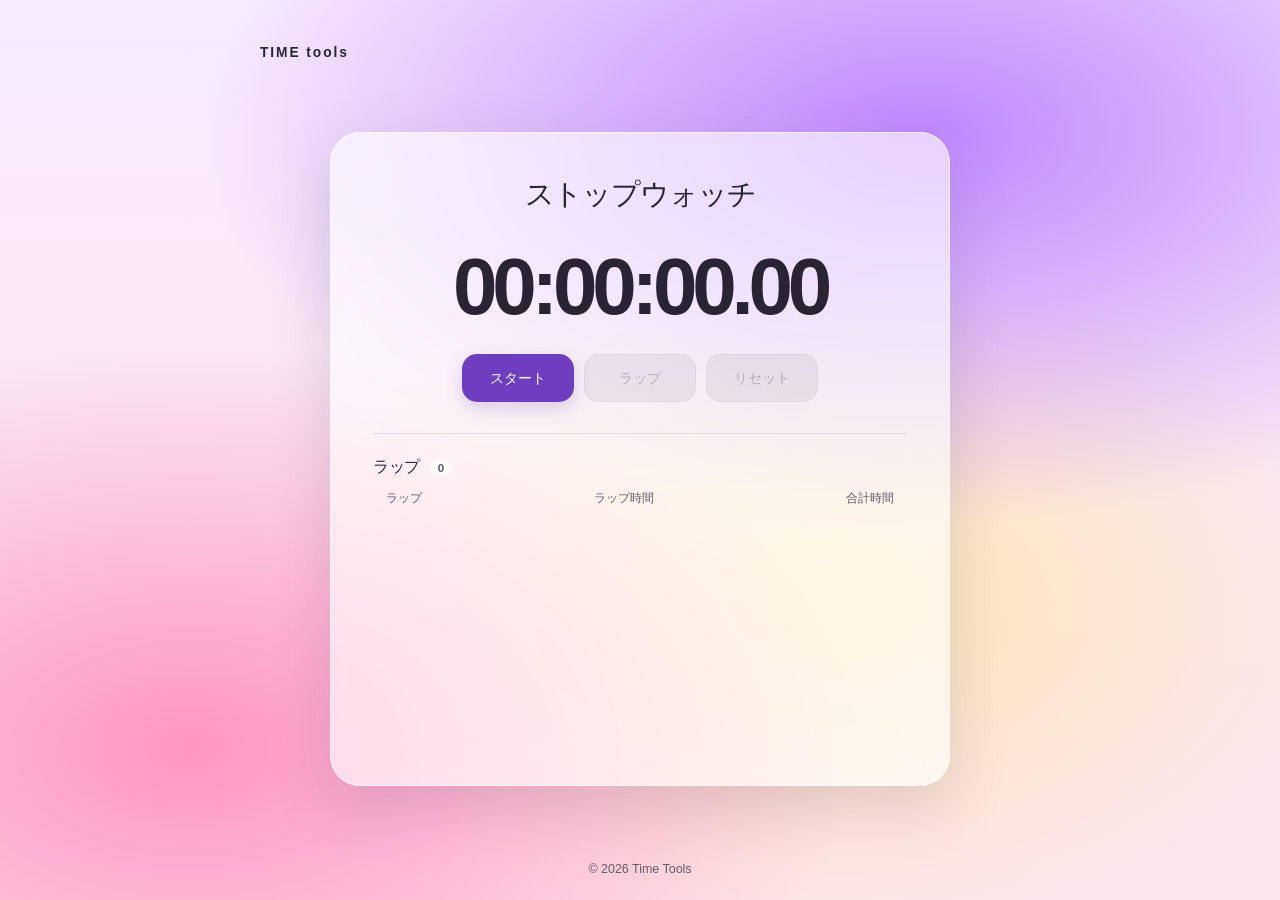
<file: stopwatch/index.html>
<!doctype html>
<html lang="ja">
  <head>
    <meta charset="UTF-8" />
    <meta name="viewport" content="width=device-width, initial-scale=1.0" />
    <title>ストップウォッチ | Time Tools</title>
    <link rel="stylesheet" href="style.css" />
    <script src="script.js" defer></script>
  </head>
  <body>
    <div class="aurora-background" aria-hidden="true"></div>
    <main class="page-shell app-page stopwatch-page">
      <header class="site-header">
        <a class="wordmark" href="../" data-tool-link>TIME tools</a>
      </header>
      <section class="tool-panel" aria-labelledby="page-title">
        <h1 id="page-title" class="tool-title" data-i18n="title">ストップウォッチ</h1>
        <div class="stopwatch-display" id="stopwatch-display" role="timer" aria-live="off">00:00:00.00</div>
        <div class="control-row stopwatch-controls">
          <button class="control-button primary-button" id="stopwatch-start" type="button" data-i18n="start">スタート</button>
          <button class="control-button lap-button" id="stopwatch-lap" type="button" data-i18n="lap" disabled>ラップ</button>
          <button class="control-button quiet-button" id="stopwatch-reset" type="button" data-i18n="reset" disabled>リセット</button>
        </div>
        <section class="laps-section" aria-labelledby="laps-title">
          <div class="laps-heading">
            <h2 id="laps-title" data-i18n="laps">ラップ</h2>
            <span id="lap-count" class="lap-count">0</span>
          </div>
          <div class="lap-columns" aria-hidden="true">
            <span data-i18n="lapColumn">ラップ</span>
            <span data-i18n="splitColumn">ラップ時間</span>
            <span data-i18n="totalColumn">合計時間</span>
          </div>
          <ol class="lap-list" id="lap-list"></ol>
        </section>
      </section>
      <footer class="copyright app-copyright">
        <div id="footer-copy"></div>
      </footer>
    </main>
  </body>
</html>
</file>
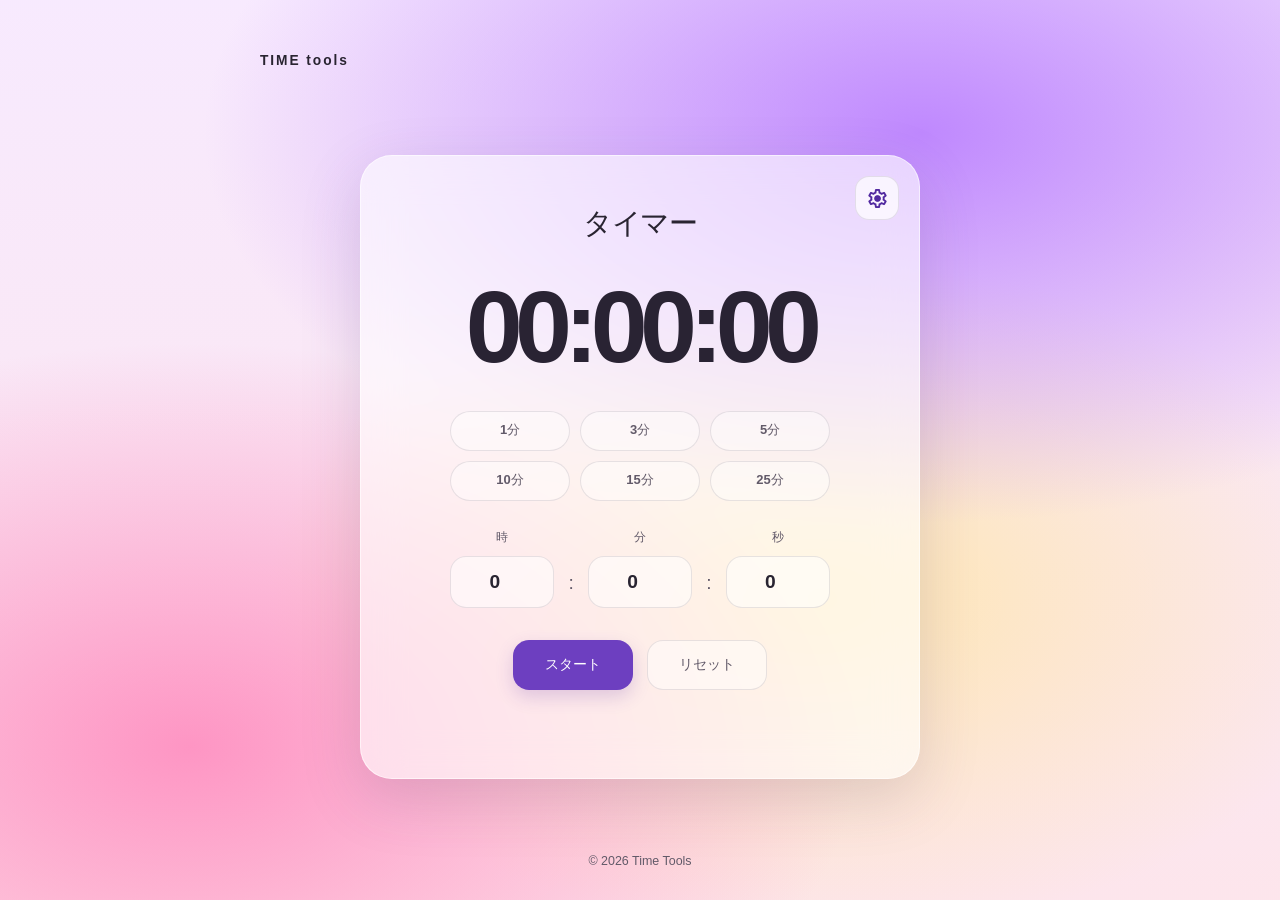
<file: timer/index.html>
<!doctype html>
<html lang="ja">
  <head>
    <meta charset="UTF-8" />
    <meta name="viewport" content="width=device-width, initial-scale=1.0" />
    <title>タイマー | Time Tools</title>
    <link rel="preconnect" href="https://fonts.googleapis.com" />
    <link rel="preconnect" href="https://fonts.gstatic.com" crossorigin />
    <link href="https://fonts.googleapis.com/css2?family=Material+Symbols+Rounded:opsz,wght,FILL,GRAD@24,400,0,0" rel="stylesheet" />
    <link rel="stylesheet" href="style.css" />
    <script src="script.js" defer></script>
  </head>
  <body>
    <div class="aurora-background" aria-hidden="true"></div>
    <main class="page-shell app-page timer-page">
      <header class="site-header">
        <a class="wordmark" href="../" data-tool-link>TIME tools</a>
      </header>
      <section class="tool-panel" aria-labelledby="page-title">
        <div class="timer-settings">
          <button
            class="settings-button"
            id="settings-toggle"
            type="button"
            aria-label="設定"
            aria-controls="timer-settings-panel"
            aria-expanded="false"
            data-i18n-aria="settings"
          >
            <span class="material-symbols-rounded" aria-hidden="true">settings</span>
          </button>
          <div class="settings-panel" id="timer-settings-panel" hidden>
            <label class="sound-setting" for="timer-sound">
              <span data-i18n="alarmSound">終了時の音</span>
              <select id="timer-sound">
                <option value="off" data-i18n="soundOff">オフ</option>
                <option value="on" data-i18n="soundOn" selected>オン</option>
              </select>
            </label>
            <label class="sound-setting" for="timer-display-format">
              <span data-i18n="displayFormat">時間の表示</span>
              <select id="timer-display-format">
                <option value="clock" data-i18n="displayClock">00:00:00</option>
                <option value="units" data-i18n="displayUnits">時・分・秒</option>
              </select>
            </label>
            <a class="license-card" href="https://soundeffect-lab.info/" target="_blank" rel="noopener noreferrer">
              <span class="license-label" data-i18n="license">ライセンス</span>
              <span class="license-title" data-i18n="licenseDescription">効果音ラボ</span>
              <span class="material-symbols-rounded license-icon" aria-hidden="true">open_in_new</span>
            </a>
          </div>
        </div>
        <h1 id="page-title" class="tool-title" data-i18n="title">タイマー</h1>
        <div class="timer-display" id="timer-display" role="timer" aria-live="off">00:00</div>
        <div class="preset-list" aria-label="おすすめの時間" data-i18n-aria="presetsLabel">
          <button class="preset-button" type="button" data-seconds="60" data-i18n="preset1">1分</button>
          <button class="preset-button" type="button" data-seconds="180" data-i18n="preset3">3分</button>
          <button class="preset-button" type="button" data-seconds="300" data-i18n="preset5">5分</button>
          <button class="preset-button" type="button" data-seconds="600" data-i18n="preset10">10分</button>
          <button class="preset-button" type="button" data-seconds="900" data-i18n="preset15">15分</button>
          <button class="preset-button" type="button" data-seconds="1500" data-i18n="preset25">25分</button>
        </div>
        <div class="time-inputs">
          <label class="time-field">
            <span data-i18n="hours">時</span>
            <input id="timer-hours" type="number" min="0" max="99" inputmode="numeric" value="0" />
          </label>
          <span class="time-separator" aria-hidden="true">:</span>
          <label class="time-field">
            <span data-i18n="minutes">分</span>
            <input id="timer-minutes" type="number" min="-59" inputmode="numeric" value="0" />
          </label>
          <span class="time-separator" aria-hidden="true">:</span>
          <label class="time-field">
            <span data-i18n="seconds">秒</span>
            <input id="timer-seconds" type="number" min="-59" inputmode="numeric" value="0" />
          </label>
        </div>
        <div class="control-row">
          <button class="control-button primary-button" id="timer-start" type="button" data-i18n="start">スタート</button>
          <button class="control-button danger-button" id="timer-pause" type="button" data-i18n="pause">ストップ</button>
          <button class="control-button quiet-button" id="timer-reset" type="button" data-i18n="reset">リセット</button>
        </div>
        <p class="status-message" id="timer-status" role="status" aria-live="polite"></p>
      </section>
      <footer class="copyright app-copyright">
        <div id="footer-copy"></div>
      </footer>
    </main>
  </body>
</html>
</file>
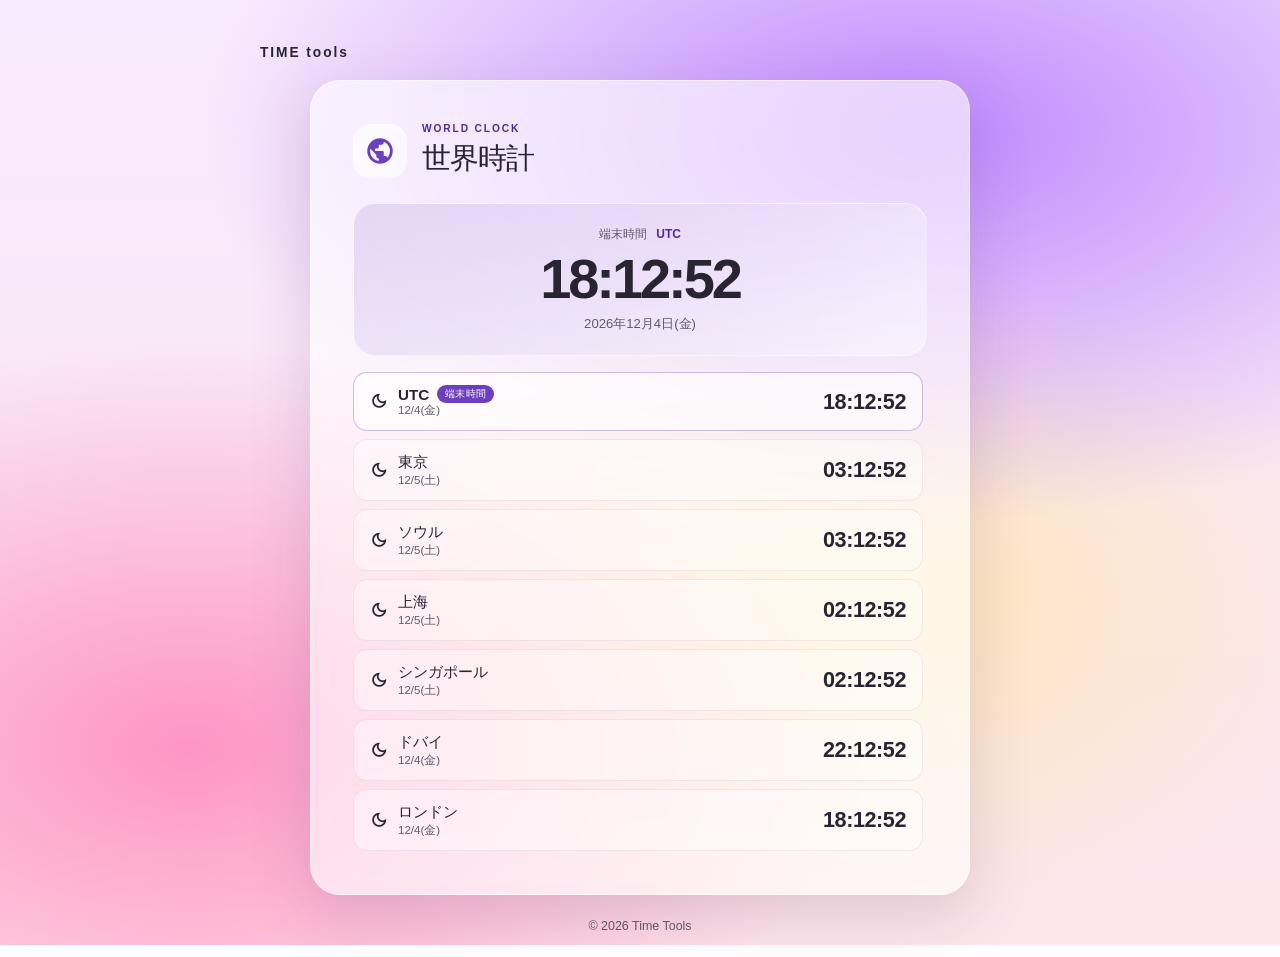
<file: world-clock/index.html>
<!doctype html>
<html lang="ja">
  <head>
    <meta charset="UTF-8" />
    <meta name="viewport" content="width=device-width, initial-scale=1.0" />
    <title>世界時計 | Time Tools</title>
    <link rel="preconnect" href="https://fonts.googleapis.com" />
    <link rel="preconnect" href="https://fonts.gstatic.com" crossorigin />
    <link
      href="https://fonts.googleapis.com/css2?family=Material+Symbols+Outlined:opsz,wght,FILL,GRAD@24,500,0,0"
      rel="stylesheet"
    />
    <link rel="stylesheet" href="style.css" />
    <script src="script.js" defer></script>
  </head>
  <body>
    <div class="aurora-background" aria-hidden="true"></div>
    <main class="page-shell app-page world-clock-page">
      <header class="site-header">
        <a class="wordmark" href="../" data-tool-link>TIME tools</a>
      </header>
      <section class="tool-panel" aria-labelledby="page-title">
        <div class="panel-heading">
          <span class="panel-icon" aria-hidden="true"><span class="material-symbols-outlined">public</span></span>
          <div>
            <p class="eyebrow">WORLD CLOCK</p>
            <h1 id="page-title" data-i18n="title">世界時計</h1>
          </div>
        </div>
        <div class="local-clock">
          <p class="local-clock-label">
            <span id="local-zone-label" data-i18n="yourZone">端末時間</span>
            <strong id="local-zone"></strong>
          </p>
          <p class="local-clock-time" id="local-time">--:--:--</p>
          <p class="local-clock-date" id="local-date"></p>
          <p class="ip-clock" id="ip-clock" hidden>
            <span class="ip-clock-label">
              <span data-i18n="ipLocation">現在地</span>
              <strong id="ip-zone"></strong>
            </span>
            <span class="ip-clock-time" id="ip-time"></span>
          </p>
        </div>
        <ul class="world-list" id="world-list" aria-label="世界の現在時刻" data-i18n-aria="listLabel"></ul>
      </section>
      <footer class="copyright app-copyright">
        <div id="footer-copy"></div>
      </footer>
    </main>
  </body>
</html>
</file>
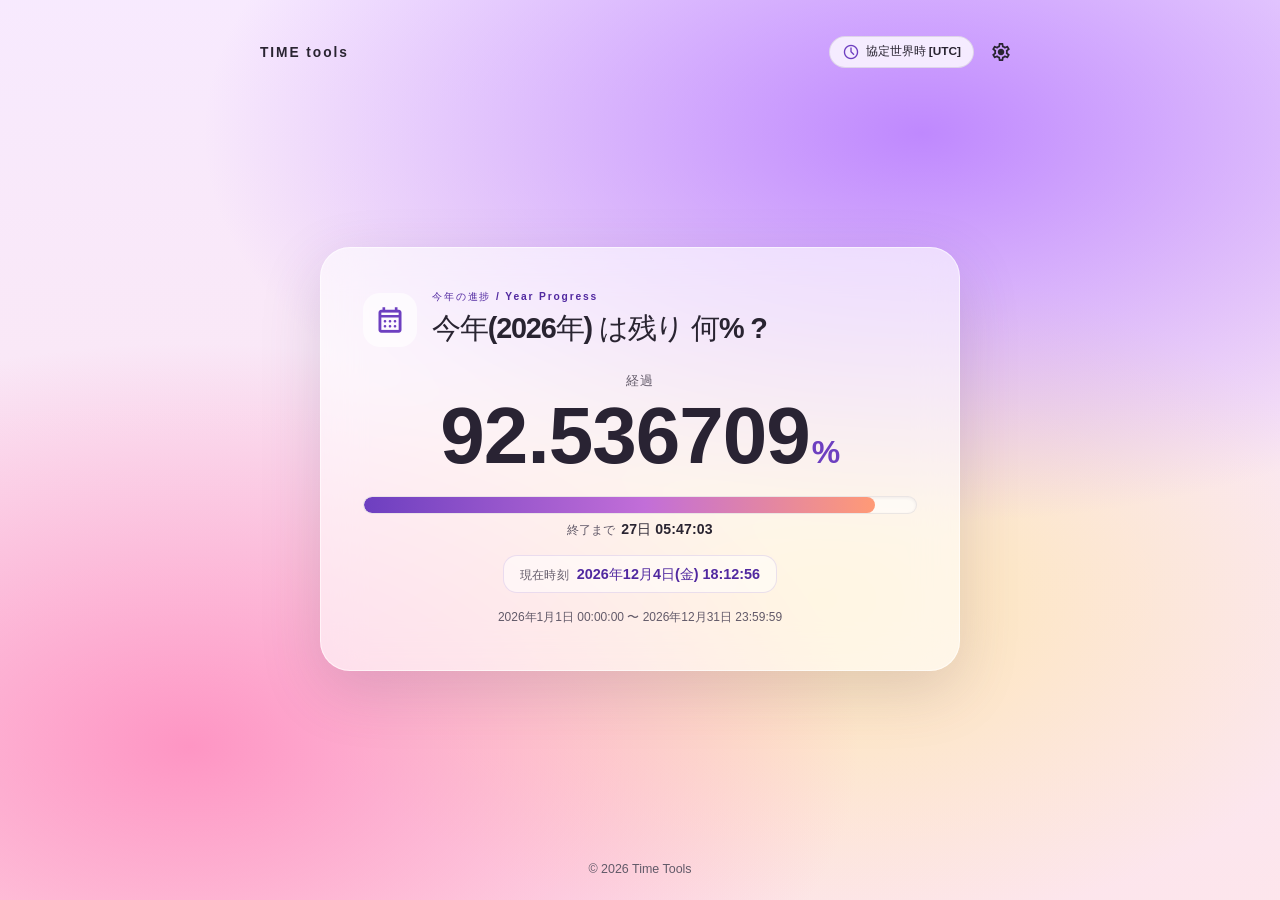
<file: year-progress/index.html>
<!doctype html>
<html lang="ja">
  <head>
    <meta charset="UTF-8" />
    <meta name="viewport" content="width=device-width, initial-scale=1.0" />
    <meta
      name="description"
      content="今年が残り何%かをリアルタイムで表示。タイムゾーンを選んで、現在時刻・経過・年末までの残り時間を確認できるツールです。"
    />
    <meta
      name="keywords"
      content="今年の進捗,今年 残り,年 進捗,現在時刻,タイムゾーン,Year Progress,Time Tools"
    />
    <meta name="robots" content="index, follow" />
    <meta property="og:type" content="website" />
    <meta property="og:site_name" content="Time Tools" />
    <meta property="og:title" content="今年の進捗 | Time Tools" />
    <meta
      property="og:description"
      content="今年が残り何%かをリアルタイムで表示。タイムゾーンを選んで、現在時刻・経過・年末までの残り時間を確認できるツールです。"
    />
    <meta property="og:locale" content="ja_JP" />
    <meta property="og:locale:alternate" content="en_US" />
    <meta name="twitter:card" content="summary" />
    <meta name="twitter:title" content="今年の進捗 | Time Tools" />
    <meta
      name="twitter:description"
      content="今年が残り何%かをリアルタイムで表示。タイムゾーンを選んで、現在時刻・経過・年末までの残り時間を確認できるツールです。"
    />
    <title>今年 は残り 何% ? | Time tools</title>
    <link rel="preconnect" href="https://fonts.googleapis.com" />
    <link rel="preconnect" href="https://fonts.gstatic.com" crossorigin />
    <link
      href="https://fonts.googleapis.com/css2?family=Material+Symbols+Outlined:opsz,wght,FILL,GRAD@24,500,0,0"
      rel="stylesheet"
    />
    <link rel="stylesheet" href="style.css" />
    <link rel="stylesheet" href="../utils/timezone.css" />
    <script src="../utils/timezone-ja.js" defer></script>
    <script src="../utils/timezone.js" defer></script>
    <script src="script.js" defer></script>
  </head>
  <body>
    <div class="aurora-background" aria-hidden="true"></div>
    <main class="page-shell app-page year-progress-page">
      <header class="site-header">
        <a class="wordmark" href="../" data-tool-link>TIME tools</a>
        <div class="header-controls">
          <div id="tzHeaderBtn" class="tz-chip" aria-label="">
            <span class="material-symbols-outlined chip-icon" aria-hidden="true">schedule</span>
            <span id="tzHeaderName"></span>
          </div>
          <button
            id="tzSettingsBtn"
            class="settings-btn"
            type="button"
            aria-label="設定"
            title="設定"
            aria-expanded="false"
            aria-controls="tzPanel"
          >
            <span class="material-symbols-outlined" aria-hidden="true">settings</span>
          </button>
          <div id="tzPanel" class="tz-panel" role="dialog" aria-label="設定" hidden>
            <label for="tzSelect" class="panel-label">
              <span class="material-symbols-outlined panel-icon" aria-hidden="true">language</span>
              <span data-tz-label="timeZone">タイムゾーン</span>
            </label>
            <select id="tzSelect"></select>
            <div id="tzCurrentDetail" class="panel-detail"></div>
            <hr class="panel-divider" />
            <label for="langSelect" class="panel-label">
              <span class="material-symbols-outlined panel-icon" aria-hidden="true">translate</span>
              <span data-tz-label="language">言語</span>
            </label>
            <select id="langSelect">
              <option value="ja">日本語 (Japanese)</option>
              <option value="en">English</option>
            </select>
          </div>
        </div>
      </header>
      <section class="tool-panel" aria-labelledby="page-title">
        <div class="panel-heading">
          <span class="panel-icon" aria-hidden="true"><span class="material-symbols-outlined">calendar_month</span></span>
          <div>
            <p class="eyebrow" data-i18n="eyebrow">今年の進捗 / Year Progress</p>
            <h1 id="page-title">—</h1>
          </div>
        </div>

        <p class="progress-label" data-i18n="elapsedLabel">経過</p>
        <p class="progress-percent" role="timer" aria-live="off">
          <strong id="percent-value">0.000000</strong><span class="percent-symbol">%</span>
        </p>

        <div
          class="progress-track"
          id="progress-bar"
          role="progressbar"
          aria-label="今年の経過"
          title="今年の経過"
          aria-valuemin="0"
          aria-valuemax="100"
          aria-valuenow="0"
        >
          <div class="progress-fill" id="progress-fill"></div>
        </div>

        <p class="progress-countdown">
          <span data-i18n="untilEnd">終了まで</span>
          <strong id="countdown-value">—</strong>
        </p>

        <p class="current-clock">
          <span class="current-clock-label" data-i18n="currentTime">現在時刻</span>
          <strong id="current-time-value" role="timer" aria-live="off">—</strong>
        </p>

        <p class="completion-message" id="completion-message" role="status" aria-live="polite" hidden></p>

        <p class="progress-note" id="period-note"></p>
      </section>
      <footer class="copyright app-copyright">
        <div id="footer-copy"></div>
      </footer>
    </main>
  </body>
</html>
</file>
<file: style.css>
:root {
  color-scheme: light;
  font-family: Inter, "Segoe UI", "Hiragino Kaku Gothic ProN", Meiryo, sans-serif;
  color: #24202c;
  font-synthesis: none;
  text-rendering: optimizeLegibility;
  --ink: #292431;
  --muted: #625a69;
  --accent: #6d3fc0;
  --accent-dark: #5129a0;
  --glass: rgba(255, 255, 255, 0.62);
  --glass-strong: rgba(255, 255, 255, 0.8);
  --line: rgba(63, 48, 77, 0.12);
  --shadow: 0 20px 60px rgba(89, 61, 110, 0.18);
}

* {
  box-sizing: border-box;
}

html {
  min-width: 320px;
  min-height: 100%;
}

body {
  min-height: 100vh;
  margin: 0;
  padding: 24px;
  color: var(--ink);
}

button,
input {
  font: inherit;
}

button,
a {
  -webkit-tap-highlight-color: transparent;
}

button:focus-visible,
a:focus-visible,
input:focus-visible {
  outline: 3px solid rgba(109, 63, 192, 0.58);
  outline-offset: 3px;
}

.aurora-background {
  position: fixed;
  inset: -5%;
  z-index: -1;
  background:
    radial-gradient(ellipse 75% 58% at 70% 18%, rgba(175, 109, 255, 0.78), transparent 68%),
    radial-gradient(ellipse 70% 60% at 18% 80%, rgba(255, 115, 177, 0.7), transparent 68%),
    radial-gradient(ellipse 58% 50% at 63% 65%, rgba(255, 231, 173, 0.92), transparent 68%),
    linear-gradient(180deg, #f7eaff 0%, #fde5eb 100%);
  animation: aurora-drift 24s ease-in-out infinite alternate;
}

@keyframes aurora-drift {
  from {
    transform: scale(1);
  }
  to {
    transform: scale(1.06);
  }
}

.page-shell {
  width: min(100%, 980px);
  min-height: calc(100vh - 48px);
  margin-inline: auto;
  display: flex;
  flex-direction: column;
}

.site-header {
  min-height: 56px;
  display: flex;
  align-items: center;
  justify-content: space-between;
  gap: 16px;
}

.wordmark {
  color: var(--ink);
  font-size: 0.86rem;
  font-weight: 900;
  letter-spacing: 0.14em;
  text-decoration: none;
}

.home-page {
  justify-content: center;
}

.home-page .site-header {
  position: absolute;
  top: 24px;
  left: max(24px, calc((100vw - 980px) / 2));
  right: max(24px, calc((100vw - 980px) / 2));
}

.intro {
  margin: 74px 0 42px;
  text-align: center;
}

.eyebrow {
  margin: 0 0 12px;
  color: var(--accent-dark);
  font-size: 0.72rem;
  font-weight: 850;
  letter-spacing: 0.18em;
}

.intro h1 {
  margin: 0;
  font-size: clamp(2.15rem, 6vw, 4.2rem);
  line-height: 1.15;
  letter-spacing: -0.055em;
  text-shadow: 0 2px 18px rgba(255, 255, 255, 0.55);
}

.intro-copy {
  margin: 16px 0 0;
  color: #4f4855;
  font-size: clamp(0.98rem, 2.4vw, 1.16rem);
}

.tool-grid {
  display: grid;
  grid-template-columns: repeat(2, minmax(0, 1fr));
  gap: 22px;
}

.tool-card {
  min-height: 270px;
  display: flex;
  flex-direction: column;
  align-items: flex-start;
  padding: clamp(22px, 4vw, 34px);
  border: 1px solid rgba(255, 255, 255, 0.52);
  border-radius: 26px;
  background: var(--glass);
  -webkit-backdrop-filter: blur(18px);
  backdrop-filter: blur(18px);
  box-shadow: var(--shadow);
  color: var(--ink);
  text-decoration: none;
  transition: transform 180ms ease, background 180ms ease, box-shadow 180ms ease;
}

.tool-card:hover {
  transform: translateY(-5px);
  background: var(--glass-strong);
  box-shadow: 0 26px 64px rgba(89, 61, 110, 0.23);
}

.tool-icon {
  width: 58px;
  height: 58px;
  display: grid;
  place-items: center;
  margin-bottom: 25px;
  border: 1px solid rgba(109, 63, 192, 0.12);
  border-radius: 19px;
  background: rgba(255, 255, 255, 0.62);
  color: var(--accent);
  font-size: 2rem;
  line-height: 1;
}

.tool-label {
  font-size: clamp(1.35rem, 3vw, 1.8rem);
  font-weight: 800;
  letter-spacing: -0.04em;
}

.tool-description {
  margin-top: 9px;
  color: var(--muted);
  font-size: 0.95rem;
}

.card-action {
  width: 100%;
  display: flex;
  justify-content: space-between;
  align-items: center;
  margin-top: auto;
  padding-top: 26px;
  color: var(--accent-dark);
  font-size: 0.9rem;
  font-weight: 800;
}

.card-action span {
  font-size: 1.15em;
  transition: transform 160ms ease;
}

.tool-card:hover .card-action span {
  transform: translate(3px, -2px);
}

.site-footer {
  margin-top: 36px;
  padding: 12px 0;
  color: #5e5664;
  font-size: 0.78rem;
  letter-spacing: 0.04em;
  text-align: center;
}

.site-footer a {
  color: inherit;
  font-weight: 650;
  text-decoration: none;
}

.site-footer a:hover {
  text-decoration: underline;
}

.app-page {
  width: min(100%, 760px);
}

.tool-panel {
  width: min(100%, 620px);
  margin: auto;
  padding: clamp(23px, 5vw, 42px);
  border: 1px solid rgba(255, 255, 255, 0.58);
  border-radius: 30px;
  background: var(--glass);
  -webkit-backdrop-filter: blur(20px);
  backdrop-filter: blur(20px);
  box-shadow: var(--shadow);
}

.panel-heading {
  display: flex;
  align-items: center;
  gap: 15px;
}

.panel-icon {
  width: 54px;
  height: 54px;
  display: grid;
  flex: 0 0 auto;
  place-items: center;
  border-radius: 17px;
  background: rgba(255, 255, 255, 0.62);
  color: var(--accent);
  font-size: 1.8rem;
}

.panel-heading .eyebrow {
  margin-bottom: 5px;
  font-size: 0.64rem;
}

.panel-heading h1 {
  margin: 0;
  font-size: clamp(1.25rem, 4vw, 1.8rem);
  letter-spacing: -0.04em;
}

.timer-display,
.stopwatch-display {
  margin: 35px 0 27px;
  color: #292333;
  font-size: clamp(3.2rem, 14vw, 6.4rem);
  font-variant-numeric: tabular-nums;
  font-weight: 750;
  letter-spacing: -0.075em;
  line-height: 1;
  text-align: center;
}

.stopwatch-display {
  font-size: clamp(2.45rem, 11vw, 5rem);
  letter-spacing: -0.065em;
}

.preset-list {
  display: flex;
  flex-wrap: wrap;
  justify-content: center;
  gap: 9px;
  margin-bottom: 23px;
}

.preset-button {
  min-height: 38px;
  padding: 7px 14px;
  border: 1px solid var(--line);
  border-radius: 999px;
  background: rgba(255, 255, 255, 0.42);
  color: var(--muted);
  cursor: pointer;
  font-size: 0.81rem;
  font-weight: 700;
  transition: border-color 160ms ease, background 160ms ease, color 160ms ease;
}

.preset-button:hover {
  border-color: rgba(109, 63, 192, 0.36);
  background: rgba(255, 255, 255, 0.8);
  color: var(--accent-dark);
}

.time-inputs {
  width: min(100%, 320px);
  display: grid;
  grid-template-columns: 1fr auto 1fr;
  align-items: end;
  gap: 13px;
  margin: 0 auto 25px;
}

.time-field {
  display: grid;
  gap: 8px;
  color: var(--muted);
  font-size: 0.78rem;
  font-weight: 700;
  text-align: center;
}

.time-field input {
  width: 100%;
  min-width: 0;
  min-height: 52px;
  padding: 8px 12px;
  border: 1px solid var(--line);
  border-radius: 15px;
  background: rgba(255, 255, 255, 0.55);
  color: var(--ink);
  font-size: 1.2rem;
  font-variant-numeric: tabular-nums;
  text-align: center;
}

.time-separator {
  padding-bottom: 13px;
  color: var(--muted);
  font-size: 1.2rem;
}

.control-row {
  display: flex;
  justify-content: center;
  flex-wrap: wrap;
  gap: 10px;
}

.control-button {
  min-width: 112px;
  min-height: 48px;
  padding: 11px 20px;
  border: 1px solid var(--line);
  border-radius: 15px;
  background: rgba(255, 255, 255, 0.47);
  color: var(--ink);
  cursor: pointer;
  font-size: 0.9rem;
  font-weight: 750;
  transition: transform 150ms ease, background 150ms ease, box-shadow 150ms ease;
}

.control-button:hover {
  transform: translateY(-2px);
  background: rgba(255, 255, 255, 0.82);
}

.primary-button {
  border-color: transparent;
  background: var(--accent);
  color: #fff;
  box-shadow: 0 7px 18px rgba(93, 52, 164, 0.2);
}

.primary-button:hover {
  background: var(--accent-dark);
}

.quiet-button {
  color: var(--muted);
}

.control-button[hidden] {
  display: none;
}

.status-message {
  min-height: 1.4em;
  margin: 16px 0 0;
  color: var(--accent-dark);
  font-size: 0.9rem;
  font-weight: 750;
  text-align: center;
}

.laps-section {
  margin-top: 31px;
  padding-top: 23px;
  border-top: 1px solid var(--line);
}

.laps-heading {
  display: flex;
  align-items: center;
  gap: 9px;
  margin-bottom: 13px;
}

.laps-heading h2 {
  margin: 0;
  font-size: 1rem;
  letter-spacing: -0.02em;
}

.lap-count {
  min-width: 24px;
  padding: 3px 7px;
  border-radius: 999px;
  background: rgba(255, 255, 255, 0.58);
  color: var(--muted);
  font-size: 0.72rem;
  font-weight: 750;
  text-align: center;
}

.lap-list {
  max-height: 230px;
  display: grid;
  gap: 8px;
  overflow: auto;
  margin: 0;
  padding: 0 3px 0 0;
  list-style: none;
}

.empty-laps,
.lap-item {
  min-height: 47px;
  display: grid;
  align-items: center;
  padding: 10px 13px;
  border: 1px solid rgba(63, 48, 77, 0.08);
  border-radius: 13px;
  background: rgba(255, 255, 255, 0.4);
}

.empty-laps {
  color: var(--muted);
  font-size: 0.85rem;
  text-align: center;
}

.lap-item {
  grid-template-columns: 1fr 1fr 1fr;
  gap: 8px;
  font-size: 0.82rem;
  font-variant-numeric: tabular-nums;
}

.lap-name {
  color: var(--muted);
}

.lap-split {
  color: var(--muted);
  text-align: center;
}

.lap-total {
  text-align: right;
}

@media (max-width: 600px) {
  body {
    padding: 18px;
  }

  .page-shell {
    min-height: calc(100vh - 36px);
  }

  .home-page .site-header {
    top: 18px;
    left: 18px;
    right: 18px;
  }

  .intro {
    margin: 78px 0 30px;
  }

  .tool-grid {
    grid-template-columns: 1fr;
    gap: 14px;
  }

  .tool-card {
    min-height: 210px;
    border-radius: 22px;
  }

  .tool-icon {
    width: 48px;
    height: 48px;
    margin-bottom: 17px;
    border-radius: 16px;
  }

  .tool-card .card-action {
    padding-top: 19px;
  }

  .tool-panel {
    border-radius: 24px;
  }

  .control-row {
    display: grid;
    grid-template-columns: repeat(2, minmax(0, 1fr));
  }

  .control-button {
    min-width: 0;
    padding-inline: 10px;
  }

  .stopwatch-controls .primary-button {
    grid-column: 1 / -1;
  }
}

@media (max-width: 380px) {
  body {
    padding: 14px;
  }

  .page-shell {
    min-height: calc(100vh - 28px);
  }

  .home-page .site-header {
    top: 14px;
    left: 14px;
    right: 14px;
  }

  .site-header {
    gap: 8px;
  }

  .wordmark {
    font-size: 0.72rem;
  }

  .tool-panel {
    padding: 20px 16px;
  }
}

@media (prefers-reduced-motion: reduce) {
  *,
  *::before,
  *::after {
    scroll-behavior: auto !important;
    animation-duration: 0.01ms !important;
    animation-iteration-count: 1 !important;
    transition-duration: 0.01ms !important;
  }
}

.home-page {
  width: min(100%, 820px);
  min-height: calc(100vh - 48px);
  display: flex;
  flex-direction: column;
  justify-content: center;
  margin-inline: auto;
}

.not-found-page {
  justify-content: center;
}

.not-found-panel {
  width: min(100%, 620px);
  margin: auto;
  padding: clamp(30px, 7vw, 58px) clamp(22px, 5vw, 42px);
  border: 1px solid rgba(255, 255, 255, 0.58);
  border-radius: 30px;
  background: var(--glass);
  -webkit-backdrop-filter: blur(20px);
  backdrop-filter: blur(20px);
  box-shadow: var(--shadow);
  text-align: center;
}

.not-found-code {
  margin: 0 0 10px;
  color: var(--accent);
  font-size: clamp(4.5rem, 18vw, 7rem);
  font-variant-numeric: tabular-nums;
  font-weight: 900;
  letter-spacing: -0.08em;
  line-height: 1;
}

.not-found-title {
  margin: 0;
  font-size: clamp(1.45rem, 5vw, 2rem);
  letter-spacing: -0.04em;
}

.not-found-message {
  margin: 16px 0 27px;
  color: var(--muted);
  line-height: 1.8;
}

.not-found-home {
  display: inline-flex;
  align-items: center;
  justify-content: center;
  text-decoration: none;
}

.home-header {
  margin-bottom: 30px;
  color: var(--ink);
  font-size: 1.1rem;
  font-weight: 900;
  letter-spacing: 0.08em;
  text-align: center;
}

.home-page .tool-grid {
  width: min(100%, 760px);
  gap: 18px;
  margin-inline: auto;
}

.home-page .tool-card {
  min-height: 150px;
  width: 100%;
  align-items: center;
  justify-content: center;
  padding: 24px;
  color: var(--ink);
  font-size: clamp(1.05rem, 3.4vw, 1.45rem);
  font-weight: 800;
  letter-spacing: -0.02em;
  text-align: center;
}

.copyright {
  margin-top: clamp(28px, 7vh, 52px);
  padding: 8px 0;
  color: var(--muted);
  font-size: 0.78rem;
  text-align: center;
}

.copyright a {
  color: inherit;
}

.app-copyright {
  margin-top: 16px;
  padding: 8px 0 0;
}

.danger-button,
.control-button.is-running {
  border-color: transparent;
  background: #c62828;
  color: #fff;
  box-shadow: 0 7px 18px rgba(151, 34, 34, 0.2);
}

.danger-button:hover,
.control-button.is-running:hover {
  background: #a71919;
}

.control-button:disabled,
.preset-button:disabled,
.time-field input:disabled,
.sound-setting select:disabled {
  opacity: 0.48;
  cursor: not-allowed;
  box-shadow: none;
  transform: none;
}

.control-button:disabled {
  background: rgba(90, 83, 98, 0.18);
  color: #706a76;
}

.lap-button:not(:disabled) {
  border-color: transparent;
  background: #2563a6;
  color: #fff;
  box-shadow: 0 7px 18px rgba(37, 99, 166, 0.18);
}

.lap-button:not(:disabled):hover {
  background: #1d4f87;
}

@media (max-width: 600px) {
  .home-page {
    min-height: calc(100vh - 36px);
  }

  .home-page .tool-grid {
    grid-template-columns: 1fr;
    width: min(100%, 420px);
    gap: 14px;
  }

  .home-page .tool-card {
    min-height: 112px;
  }
}

@media (max-width: 380px) {
  .home-page {
    min-height: calc(100vh - 28px);
  }
}
</file>
<file: alarm/style.css>
:root {
  color-scheme: light;
  font-family: Inter, "Segoe UI", "Hiragino Kaku Gothic ProN", Meiryo, sans-serif;
  color: #24202c;
  font-synthesis: none;
  text-rendering: optimizeLegibility;
  --ink: #292431;
  --muted: #625a69;
  --accent: #6d3fc0;
  --accent-dark: #5129a0;
  --glass: rgba(255, 255, 255, 0.62);
  --glass-strong: rgba(255, 255, 255, 0.8);
  --line: rgba(63, 48, 77, 0.12);
  --shadow: 0 20px 60px rgba(89, 61, 110, 0.18);
}

* {
  box-sizing: border-box;
}

html {
  min-width: 320px;
  min-height: 100%;
}

body {
  min-height: 100vh;
  margin: 0;
  padding: 24px;
  color: var(--ink);
}

button,
input {
  font: inherit;
}

button,
a {
  -webkit-tap-highlight-color: transparent;
}

button:focus-visible,
a:focus-visible,
input:focus-visible {
  outline: 3px solid rgba(109, 63, 192, 0.58);
  outline-offset: 3px;
}

.aurora-background {
  position: fixed;
  inset: -5%;
  z-index: -1;
  background:
    radial-gradient(ellipse 75% 58% at 70% 18%, rgba(175, 109, 255, 0.78), transparent 68%),
    radial-gradient(ellipse 70% 60% at 18% 80%, rgba(255, 115, 177, 0.7), transparent 68%),
    radial-gradient(ellipse 58% 50% at 63% 65%, rgba(255, 231, 173, 0.92), transparent 68%),
    linear-gradient(180deg, #f7eaff 0%, #fde5eb 100%);
  animation: aurora-drift 24s ease-in-out infinite alternate;
}

@keyframes aurora-drift {
  from {
    transform: scale(1);
  }

  to {
    transform: scale(1.06);
  }
}

.page-shell {
  width: min(100%, 980px);
  min-height: calc(100vh - 48px);
  margin-inline: auto;
  display: flex;
  flex-direction: column;
}

.site-header {
  min-height: 56px;
  display: flex;
  align-items: center;
  justify-content: space-between;
  gap: 16px;
}

.wordmark {
  color: var(--ink);
  font-size: 0.86rem;
  font-weight: 900;
  letter-spacing: 0.14em;
  text-decoration: none;
}

.home-page {
  justify-content: center;
}

.home-page .site-header {
  position: absolute;
  top: 24px;
  left: max(24px, calc((100vw - 980px) / 2));
  right: max(24px, calc((100vw - 980px) / 2));
}

.intro {
  margin: 74px 0 42px;
  text-align: center;
}

.eyebrow {
  margin: 0 0 12px;
  color: var(--accent-dark);
  font-size: 0.72rem;
  font-weight: 850;
  letter-spacing: 0.18em;
}

.intro h1 {
  margin: 0;
  font-size: clamp(2.15rem, 6vw, 4.2rem);
  line-height: 1.15;
  letter-spacing: -0.055em;
  text-shadow: 0 2px 18px rgba(255, 255, 255, 0.55);
}

.intro-copy {
  margin: 16px 0 0;
  color: #4f4855;
  font-size: clamp(0.98rem, 2.4vw, 1.16rem);
}

.tool-grid {
  display: grid;
  grid-template-columns: repeat(2, minmax(0, 1fr));
  gap: 22px;
}

.tool-card {
  min-height: 270px;
  display: flex;
  flex-direction: column;
  align-items: flex-start;
  padding: clamp(22px, 4vw, 34px);
  border: 1px solid rgba(255, 255, 255, 0.52);
  border-radius: 26px;
  background: var(--glass);
  -webkit-backdrop-filter: blur(18px);
  backdrop-filter: blur(18px);
  box-shadow: var(--shadow);
  color: var(--ink);
  text-decoration: none;
  transition: transform 180ms ease, background 180ms ease, box-shadow 180ms ease;
}

.tool-card:hover {
  transform: translateY(-5px);
  background: var(--glass-strong);
  box-shadow: 0 26px 64px rgba(89, 61, 110, 0.23);
}

.tool-icon {
  width: 58px;
  height: 58px;
  display: grid;
  place-items: center;
  margin-bottom: 25px;
  border: 1px solid rgba(109, 63, 192, 0.12);
  border-radius: 19px;
  background: rgba(255, 255, 255, 0.62);
  color: var(--accent);
  font-size: 2rem;
  line-height: 1;
}

.tool-label {
  font-size: clamp(1.35rem, 3vw, 1.8rem);
  font-weight: 800;
  letter-spacing: -0.04em;
}

.tool-description {
  margin-top: 9px;
  color: var(--muted);
  font-size: 0.95rem;
}

.card-action {
  width: 100%;
  display: flex;
  justify-content: space-between;
  align-items: center;
  margin-top: auto;
  padding-top: 26px;
  color: var(--accent-dark);
  font-size: 0.9rem;
  font-weight: 800;
}

.card-action span {
  font-size: 1.15em;
  transition: transform 160ms ease;
}

.tool-card:hover .card-action span {
  transform: translate(3px, -2px);
}

.site-footer {
  margin-top: 36px;
  padding: 12px 0;
  color: #5e5664;
  font-size: 0.78rem;
  letter-spacing: 0.04em;
  text-align: center;
}

.site-footer a {
  color: inherit;
  font-weight: 650;
  text-decoration: none;
}

.site-footer a:hover {
  text-decoration: underline;
}

.app-page {
  width: min(100%, 760px);
}

.tool-panel {
  width: min(100%, 620px);
  margin: auto;
  padding: clamp(23px, 5vw, 42px);
  border: 1px solid rgba(255, 255, 255, 0.58);
  border-radius: 30px;
  background: var(--glass);
  -webkit-backdrop-filter: blur(20px);
  backdrop-filter: blur(20px);
  box-shadow: var(--shadow);
}

.panel-heading {
  display: flex;
  align-items: center;
  gap: 15px;
}

.panel-icon {
  width: 54px;
  height: 54px;
  display: grid;
  flex: 0 0 auto;
  place-items: center;
  border-radius: 17px;
  background: rgba(255, 255, 255, 0.62);
  color: var(--accent);
  font-size: 1.8rem;
}

.panel-icon .material-symbols-outlined {
  font-size: 30px;
}

.panel-heading .eyebrow {
  margin-bottom: 5px;
  font-size: 0.64rem;
}

.panel-heading h1 {
  margin: 0;
  font-size: clamp(1.25rem, 4vw, 1.8rem);
  letter-spacing: -0.04em;
}

.timer-display,
.stopwatch-display {
  margin: 35px 0 27px;
  color: #292333;
  font-size: clamp(3.2rem, 14vw, 6.4rem);
  font-variant-numeric: tabular-nums;
  font-weight: 750;
  letter-spacing: -0.075em;
  line-height: 1;
  text-align: center;
}

.stopwatch-display {
  font-size: clamp(2.45rem, 11vw, 5rem);
  letter-spacing: -0.065em;
}

.preset-list {
  display: flex;
  flex-wrap: wrap;
  justify-content: center;
  gap: 9px;
  margin-bottom: 23px;
}

.preset-button {
  min-height: 38px;
  padding: 7px 14px;
  border: 1px solid var(--line);
  border-radius: 999px;
  background: rgba(255, 255, 255, 0.42);
  color: var(--muted);
  cursor: pointer;
  font-size: 0.81rem;
  font-weight: 700;
  transition: border-color 160ms ease, background 160ms ease, color 160ms ease;
}

.preset-button:hover {
  border-color: rgba(109, 63, 192, 0.36);
  background: rgba(255, 255, 255, 0.8);
  color: var(--accent-dark);
}

.time-inputs {
  width: min(100%, 320px);
  display: grid;
  grid-template-columns: 1fr auto 1fr;
  align-items: end;
  gap: 13px;
  margin: 0 auto 25px;
}

.time-field {
  display: grid;
  gap: 8px;
  color: var(--muted);
  font-size: 0.78rem;
  font-weight: 700;
  text-align: center;
}

.time-field input {
  width: 100%;
  min-width: 0;
  min-height: 52px;
  padding: 8px 12px;
  border: 1px solid var(--line);
  border-radius: 15px;
  background: rgba(255, 255, 255, 0.55);
  color: var(--ink);
  font-size: 1.2rem;
  font-variant-numeric: tabular-nums;
  text-align: center;
}

.time-separator {
  padding-bottom: 13px;
  color: var(--muted);
  font-size: 1.2rem;
}

.control-row {
  display: flex;
  justify-content: center;
  flex-wrap: wrap;
  gap: 10px;
}

.control-button {
  min-width: 112px;
  min-height: 48px;
  padding: 11px 20px;
  border: 1px solid var(--line);
  border-radius: 15px;
  background: rgba(255, 255, 255, 0.47);
  color: var(--ink);
  cursor: pointer;
  font-size: 0.9rem;
  font-weight: 750;
  transition: transform 150ms ease, background 150ms ease, box-shadow 150ms ease;
}

.control-button:hover {
  transform: translateY(-2px);
  background: rgba(255, 255, 255, 0.82);
}

.primary-button {
  border-color: transparent;
  background: var(--accent);
  color: #fff;
  box-shadow: 0 7px 18px rgba(93, 52, 164, 0.2);
}

.primary-button:hover {
  background: var(--accent-dark);
}

.quiet-button {
  color: var(--muted);
}

.control-button[hidden] {
  display: none;
}

.status-message {
  min-height: 1.4em;
  margin: 16px 0 0;
  color: var(--accent-dark);
  font-size: 0.9rem;
  font-weight: 750;
  text-align: center;
}

.laps-section {
  margin-top: 31px;
  padding-top: 23px;
  border-top: 1px solid var(--line);
}

.laps-heading {
  display: flex;
  align-items: center;
  gap: 9px;
  margin-bottom: 13px;
}

.laps-heading h2 {
  margin: 0;
  font-size: 1rem;
  letter-spacing: -0.02em;
}

.lap-count {
  min-width: 24px;
  padding: 3px 7px;
  border-radius: 999px;
  background: rgba(255, 255, 255, 0.58);
  color: var(--muted);
  font-size: 0.72rem;
  font-weight: 750;
  text-align: center;
}

.lap-list {
  max-height: 230px;
  display: grid;
  gap: 8px;
  overflow: auto;
  margin: 0;
  padding: 0 3px 0 0;
  list-style: none;
}

.empty-laps,
.lap-item {
  min-height: 47px;
  display: grid;
  align-items: center;
  padding: 10px 13px;
  border: 1px solid rgba(63, 48, 77, 0.08);
  border-radius: 13px;
  background: rgba(255, 255, 255, 0.4);
}

.empty-laps {
  color: var(--muted);
  font-size: 0.85rem;
  text-align: center;
}

.lap-item {
  grid-template-columns: 1fr 1fr 1fr;
  gap: 8px;
  font-size: 0.82rem;
  font-variant-numeric: tabular-nums;
}

.lap-name {
  color: var(--muted);
}

.lap-split {
  color: var(--muted);
  text-align: center;
}

.lap-total {
  text-align: right;
}

@media (max-width: 600px) {
  .alarm-disclosure-toggles {
    grid-template-columns: repeat(auto-fit, minmax(min(100%, 150px), 1fr));
    gap: 8px;
  }

  .alarm-settings-toggle {
    min-width: 0;
    padding: 8px 10px;
    gap: 6px;
    font-size: 0.78rem;
    min-height: 38px;
  }

  .alarm-settings-toggle .material-symbols-outlined {
    font-size: 16px;
  }

  body {
    padding: 18px;
  }

  .page-shell {
    min-height: calc(100vh - 36px);
  }

  .home-page .site-header {
    top: 18px;
    left: 18px;
    right: 18px;
  }

  .intro {
    margin: 78px 0 30px;
  }

  .tool-grid {
    grid-template-columns: 1fr;
    gap: 14px;
  }

  .tool-card {
    min-height: 210px;
    border-radius: 22px;
  }

  .tool-icon {
    width: 48px;
    height: 48px;
    margin-bottom: 17px;
    border-radius: 16px;
  }

  .tool-card .card-action {
    padding-top: 19px;
  }

  .tool-panel {
    border-radius: 24px;
  }

  .control-row {
    display: grid;
    grid-template-columns: repeat(2, minmax(0, 1fr));
  }

  .control-button {
    min-width: 0;
    padding-inline: 10px;
  }

  .stopwatch-controls .primary-button {
    grid-column: 1 / -1;
  }
}

@media (max-width: 380px) {
  body {
    padding: 14px;
  }

  .page-shell {
    min-height: calc(100vh - 28px);
  }

  .home-page .site-header {
    top: 14px;
    left: 14px;
    right: 14px;
  }

  .site-header {
    gap: 8px;
  }

  .wordmark {
    font-size: 0.72rem;
  }

  .tool-panel {
    padding: 20px 16px;
  }
}

@media (prefers-reduced-motion: reduce) {

  *,
  *::before,
  *::after {
    scroll-behavior: auto !important;
    animation-duration: 0.01ms !important;
    animation-iteration-count: 1 !important;
    transition-duration: 0.01ms !important;
  }
}

.home-page {
  width: min(100%, 820px);
  min-height: calc(100vh - 48px);
  display: flex;
  flex-direction: column;
  justify-content: center;
  margin-inline: auto;
}

.not-found-page {
  justify-content: center;
}

.not-found-panel {
  width: min(100%, 620px);
  margin: auto;
  padding: clamp(30px, 7vw, 58px) clamp(22px, 5vw, 42px);
  border: 1px solid rgba(255, 255, 255, 0.58);
  border-radius: 30px;
  background: var(--glass);
  -webkit-backdrop-filter: blur(20px);
  backdrop-filter: blur(20px);
  box-shadow: var(--shadow);
  text-align: center;
}

.not-found-code {
  margin: 0 0 10px;
  color: var(--accent);
  font-size: clamp(4.5rem, 18vw, 7rem);
  font-variant-numeric: tabular-nums;
  font-weight: 900;
  letter-spacing: -0.08em;
  line-height: 1;
}

.not-found-title {
  margin: 0;
  font-size: clamp(1.45rem, 5vw, 2rem);
  letter-spacing: -0.04em;
}

.not-found-message {
  margin: 16px 0 27px;
  color: var(--muted);
  line-height: 1.8;
}

.not-found-home {
  display: inline-flex;
  align-items: center;
  justify-content: center;
  text-decoration: none;
}

.home-header {
  margin-bottom: 30px;
  color: var(--ink);
  font-size: 1.1rem;
  font-weight: 900;
  letter-spacing: 0.08em;
  text-align: center;
}

.home-page .tool-grid {
  width: min(100%, 760px);
  gap: 18px;
  margin-inline: auto;
}

.home-page .tool-card {
  min-height: 150px;
  width: 100%;
  align-items: center;
  justify-content: center;
  padding: 24px;
  color: var(--ink);
  font-size: clamp(1.05rem, 3.4vw, 1.45rem);
  font-weight: 800;
  letter-spacing: -0.02em;
  text-align: center;
}

.copyright {
  margin-top: clamp(28px, 7vh, 52px);
  padding: 8px 0;
  color: var(--muted);
  font-size: 0.78rem;
  text-align: center;
}

.copyright a {
  color: inherit;
}

.app-copyright {
  margin-top: 16px;
  padding: 8px 0 0;
}

.danger-button,
.control-button.is-running {
  border-color: transparent;
  background: #c62828;
  color: #fff;
  box-shadow: 0 7px 18px rgba(151, 34, 34, 0.2);
}

.danger-button:hover,
.control-button.is-running:hover {
  background: #a71919;
}

.control-button:disabled,
.preset-button:disabled,
.time-field input:disabled,
.sound-setting select:disabled {
  opacity: 0.48;
  cursor: not-allowed;
  box-shadow: none;
  transform: none;
}

.control-button:disabled {
  background: rgba(90, 83, 98, 0.18);
  color: #706a76;
}

.lap-button:not(:disabled) {
  border-color: transparent;
  background: #2563a6;
  color: #fff;
  box-shadow: 0 7px 18px rgba(37, 99, 166, 0.18);
}

.lap-button:not(:disabled):hover {
  background: #1d4f87;
}

@media (max-width: 600px) {
  .home-page {
    min-height: calc(100vh - 36px);
  }

  .home-page .tool-grid {
    grid-template-columns: 1fr;
    width: min(100%, 420px);
    gap: 14px;
  }

  .home-page .tool-card {
    min-height: 112px;
  }
}

@media (max-width: 380px) {
  .home-page {
    min-height: calc(100vh - 28px);
  }
}

.alarm-list-section {
  margin-top: 28px;
  padding-top: 20px;
  border-top: 1px solid var(--line);
}

.alarm-page .form-hint {
  margin-top: 0;
}

.alarm-clock {
  display: flex;
  flex-wrap: wrap;
  align-items: baseline;
  gap: 6px 14px;
  margin-top: 18px;
  padding: 14px 18px;
  border: 1px solid rgba(63, 48, 77, 0.08);
  border-radius: 16px;
  background: rgba(255, 255, 255, 0.4);
}

.alarm-clock-label {
  color: var(--muted);
  font-size: 0.72rem;
  font-weight: 750;
  letter-spacing: 0.08em;
}

.alarm-clock-time {
  color: var(--accent-dark);
  font-size: 1.9rem;
  font-variant-numeric: tabular-nums;
  font-weight: 750;
  letter-spacing: -0.03em;
  line-height: 1;
}

.alarm-clock-date {
  margin-left: auto;
  color: var(--muted);
  font-size: 0.78rem;
}

.alarm-fields {
  display: grid;
  grid-template-columns: minmax(0, 1fr) minmax(0, 1.4fr);
  gap: 10px;
  margin-top: 26px;
}

.alarm-disclosure-toggles {
  display: grid;
  grid-template-columns: repeat(auto-fit, minmax(min(100%, 150px), 1fr));
  gap: 8px;
  margin-top: 12px;
}

.alarm-settings-toggle {
  display: flex;
  align-items: center;
  justify-content: flex-start;
  gap: 6px;
  width: 100%;
  min-height: 42px;
  margin-top: 0;
  padding: 8px 10px;
  border: 1px solid var(--line);
  border-radius: 12px;
  background: rgba(255, 255, 255, 0.45);
  color: var(--muted);
  cursor: pointer;
  font: inherit;
  font-size: 0.8rem;
  font-weight: 700;
  box-sizing: border-box;
}

.alarm-settings-toggle:hover,
.alarm-settings-toggle[aria-expanded="true"] {
  border-color: rgba(109, 63, 192, 0.3);
  background: rgba(255, 255, 255, 0.75);
  color: var(--accent-dark);
}

.alarm-settings-toggle .material-symbols-outlined {
  font-size: 18px;
  flex-shrink: 0;
}

.alarm-settings-toggle span:not(.material-symbols-outlined) {
  overflow: hidden;
  text-overflow: ellipsis;
  white-space: nowrap;
}

.alarm-settings-chevron {
  margin-left: auto;
  font-size: 18px;
  flex-shrink: 0;
  transition: transform 150ms ease;
}

.alarm-settings-toggle[aria-expanded="true"] .alarm-settings-chevron {
  transform: rotate(180deg);
}

.alarm-settings {
  margin-top: 10px;
  padding: 12px;
  border: 1px solid rgba(63, 48, 77, 0.08);
  border-radius: 14px;
  background: rgba(255, 255, 255, 0.32);
}

.alarm-settings[hidden] {
  display: none;
}

.alarm-schedule-options {
  margin-top: 4px;
}

.alarm-schedule-options[hidden] {
  display: none;
}

.alarm-options {
  display: flex;
  flex-wrap: wrap;
  align-items: flex-end;
  gap: 12px;
}

.field-wide {
  grid-column: 1 / -1;
}

.alarm-options .field {
  flex: 1 1 180px;
}

.snooze-duration-inputs {
  display: flex;
  align-items: center;
  gap: 8px;
}

.snooze-duration-inputs select,
.snooze-duration-inputs input {
  min-width: 0;
  min-height: 40px;
  padding: 6px 10px;
  border: 1px solid var(--line);
  border-radius: 12px;
  background: rgba(255, 255, 255, 0.55);
  color: var(--ink);
  font: inherit;
  font-size: 0.85rem;
}

.snooze-duration-inputs select {
  flex: 1 1 auto;
}

.snooze-duration-inputs input {
  width: 84px;
}

.snooze-duration-inputs input[hidden] {
  display: none;
}

.snooze-duration-unit {
  color: var(--muted);
  font-size: 0.82rem;
}

.snooze-duration-error {
  color: #b3261e;
  font-size: 0.74rem;
}

.snooze-duration-error[hidden] {
  display: none;
}

.alarm-settings-actions {
  display: flex;
  flex: 1 1 100%;
  justify-content: flex-start;
}

.alarm-notify-field {
  display: flex;
  align-items: center;
  gap: 10px;
  min-height: 48px;
}

.alarm-notify-field .alarm-field-label {
  margin-bottom: 0;
}

.notify-toggle {
  display: inline-flex;
  flex: 0 0 auto;
  align-items: center;
  gap: 8px;
}

.notify-state {
  min-width: 26px;
  color: var(--muted);
  font-size: 0.7rem;
  font-weight: 850;
  letter-spacing: 0.06em;
}

.notify-state.is-on {
  color: var(--accent-dark);
}

.alarm-toggles {
  display: flex;
  flex-wrap: wrap;
  align-items: center;
  gap: 8px;
  margin-top: 8px;
}

.alarm-toggle {
  display: inline-flex;
  align-items: center;
  gap: 5px;
  min-height: 28px;
  padding: 4px 10px;
  border: 1px solid var(--line);
  border-radius: 999px;
  background: rgba(255, 255, 255, 0.7);
  color: var(--muted);
  cursor: pointer;
  font: inherit;
  font-size: 0.72rem;
  font-weight: 750;
  line-height: 1;
  box-shadow: 0 1px 3px rgba(0, 0, 0, 0.04);
  transition: all 150ms ease;
}

.alarm-toggle .material-symbols-outlined {
  font-size: 16px;
  line-height: 1;
}

.alarm-toggle:hover {
  border-color: rgba(109, 63, 192, 0.35);
  background: rgba(255, 255, 255, 0.95);
  color: var(--accent-dark);
  box-shadow: 0 2px 6px rgba(109, 63, 192, 0.12);
}

.alarm-toggle.is-on {
  border-color: rgba(109, 63, 192, 0.35);
  background: rgba(109, 63, 192, 0.14);
  color: var(--accent-dark);
  font-weight: 800;
}

.alarm-sound-file,
.alarm-sound-url,
.alarm-volume-field {
  flex: 1 1 100%;
}

.alarm-sound-control {
  display: flex;
  flex: 1 1 220px;
  align-items: flex-end;
  gap: 8px;
  min-width: 0;
}

.alarm-sound-control .field {
  flex: 1 1 0;
  min-width: 0;
}

.alarm-volume-field {
  display: grid;
  gap: 7px;
}

.alarm-volume-control {
  display: grid;
  grid-template-columns: minmax(0, 1fr) 48px;
  align-items: center;
  gap: 12px;
}

.alarm-volume-control input {
  width: 100%;
  accent-color: var(--accent);
}

.alarm-volume-control output {
  color: var(--muted);
  font-size: 0.8rem;
  font-variant-numeric: tabular-nums;
  text-align: right;
}

.alarm-options .alarm-sound-remove {
  width: 44px;
  height: 44px;
  flex: 0 0 44px;
  margin-bottom: 0;
}

.alarm-sound-remove:disabled {
  opacity: 0.3;
  cursor: not-allowed;
}

.alarm-sound-remove:disabled:hover {
  border-color: var(--line);
  background: rgba(255, 255, 255, 0.45);
  color: var(--muted);
}

.material-symbols-outlined {
  font-variation-settings: 'FILL' 0, 'wght' 500, 'GRAD' 0, 'opsz' 24;
  font-size: 20px;
  line-height: 1;
}

.control-button.is-playing {
  border-color: rgba(198, 40, 40, 0.35);
  background: rgba(198, 40, 40, 0.1);
  color: #c62828;
}

.alarm-sound-file input,
.alarm-sound-url input {
  width: 100%;
  min-height: 40px;
  padding: 6px 10px;
  border: 1px solid var(--line);
  border-radius: 12px;
  background: rgba(255, 255, 255, 0.55);
  color: var(--ink);
  font-size: 0.8rem;
}

.alarm-page input[type="file"]::file-selector-button {
  min-height: 30px;
  margin-right: 8px;
  padding: 4px 9px;
  border: 1px solid rgba(109, 63, 192, 0.24);
  border-radius: 8px;
  background: rgba(109, 63, 192, 0.1);
  color: var(--accent-dark);
  cursor: pointer;
  font: inherit;
}

.alarm-page input[type="file"]::file-selector-button:hover {
  background: rgba(109, 63, 192, 0.18);
}

.alarm-meta {
  display: block;
  color: var(--muted);
  font-size: 0.68rem;
  line-height: 1.5;
}

.alarm-notification-icon {
  vertical-align: middle;
  font-size: 16px;
}

.alarm-every.is-snoozed {
  color: var(--accent-dark);
  font-weight: 750;
}

.weekday-section {
  margin-top: 18px;
}

.weekday-hint {
  margin: 8px 0 0;
  color: var(--muted);
  font-size: 0.74rem;
}

.alarm-field-label {
  display: block;
  margin-bottom: 8px;
  color: var(--muted);
  font-size: 0.78rem;
  font-weight: 700;
}

.weekday-row {
  display: flex;
  gap: 6px;
}

.weekday-chip {
  min-width: 0;
  min-height: 40px;
  flex: 1;
  padding: 6px 0;
  border: 1px solid var(--line);
  border-radius: 12px;
  background: rgba(255, 255, 255, 0.42);
  color: var(--muted);
  cursor: pointer;
  font-size: 0.8rem;
  font-weight: 750;
  transition: background 150ms ease, color 150ms ease, border-color 150ms ease, box-shadow 150ms ease;
}

.weekday-chip:hover {
  background: rgba(255, 255, 255, 0.8);
  color: var(--accent-dark);
}

.weekday-chip.is-active {
  border-color: transparent;
  background: var(--accent);
  color: #fff;
  box-shadow: 0 5px 12px rgba(93, 52, 164, 0.18);
}

.weekday-presets {
  display: flex;
  gap: 6px;
  margin-top: 8px;
}

.weekday-preset {
  padding: 5px 12px;
  border: 1px solid var(--line);
  border-radius: 999px;
  background: transparent;
  color: var(--muted);
  cursor: pointer;
  font-size: 0.74rem;
  font-weight: 700;
  transition: background 150ms ease, color 150ms ease, border-color 150ms ease;
}

.weekday-preset:hover {
  border-color: rgba(109, 63, 192, 0.3);
  background: rgba(255, 255, 255, 0.75);
  color: var(--accent-dark);
}

.quick-alarm {
  margin-top: 18px;
}

.quick-alarm-row {
  display: flex;
  flex-wrap: wrap;
  gap: 6px;
}

.quick-alarm-button {
  flex: 1 1 auto;
  min-height: 38px;
  padding: 7px 12px;
  border: 1px dashed rgba(109, 63, 192, 0.35);
  border-radius: 12px;
  background: rgba(109, 63, 192, 0.06);
  color: var(--accent-dark);
  cursor: pointer;
  font-size: 0.78rem;
  font-weight: 750;
  transition: background 150ms ease, border-color 150ms ease, color 150ms ease;
}

.quick-alarm-button:hover {
  border-color: var(--accent);
  background: rgba(109, 63, 192, 0.16);
}

.quick-fixed {
  margin-top: 18px;
}

.quick-fixed-list {
  display: flex;
  flex-wrap: wrap;
  gap: 6px;
}

.quick-fixed-chip {
  min-height: 38px;
  padding: 7px 13px;
  border: 1px solid var(--line);
  border-radius: 999px;
  background: rgba(255, 255, 255, 0.5);
  color: var(--ink);
  cursor: pointer;
  font-size: 0.8rem;
  font-variant-numeric: tabular-nums;
  font-weight: 750;
  transition: background 150ms ease, border-color 150ms ease, color 150ms ease;
}

.quick-fixed-chip:hover {
  border-color: rgba(109, 63, 192, 0.35);
  background: rgba(255, 255, 255, 0.85);
  color: var(--accent-dark);
}

.quick-fixed-custom {
  display: flex;
  gap: 8px;
  margin-top: 8px;
}

.quick-fixed-custom input {
  flex: 1 1 auto;
  min-width: 0;
  min-height: 40px;
  padding: 6px 10px;
  border: 1px solid var(--line);
  border-radius: 12px;
  background: rgba(255, 255, 255, 0.55);
  color: var(--ink);
  font-size: 0.95rem;
}

.quick-fixed-custom .quick-alarm-button {
  flex: 0 0 auto;
}

.alarm-form-actions {
  display: flex;
  flex-wrap: wrap;
  gap: 10px;
  margin-top: 20px;
}

.alarm-form-actions .control-button {
  flex: 1 1 140px;
}

.alarm-actions {
  gap: 8px;
}

.alarm-item {
  padding: 12px;
}

.alarm-item.is-editing {
  border-color: rgba(109, 63, 192, 0.4);
  background: rgba(255, 255, 255, 0.68);
}

.icon-button.is-edit:hover {
  border-color: rgba(109, 63, 192, 0.3);
  background: rgba(255, 255, 255, 0.9);
  color: var(--accent-dark);
}

.notify-row {
  display: flex;
  flex-wrap: wrap;
  align-items: flex-start;
  justify-content: space-between;
  gap: 12px;
  margin-top: 10px;
  padding: 14px 16px;
  border: 1px solid var(--line);
  border-radius: 16px;
  background: rgba(255, 255, 255, 0.45);
  box-sizing: border-box;
  max-width: 100%;
}

.notify-row[hidden] {
  display: none;
}

.notify-info {
  display: flex;
  flex: 1 1 200px;
  align-items: center;
  gap: 10px;
  min-width: 0;
}

.notify-icon {
  color: var(--accent-dark);
  font-size: 22px;
  flex-shrink: 0;
}

.notify-text {
  min-width: 0;
}

.notify-title {
  margin: 0 0 2px;
  color: var(--ink);
  font-size: 0.84rem;
  font-weight: 800;
}

.notify-status {
  margin: 0;
  color: var(--muted);
  font-size: 0.76rem;
  line-height: 1.5;
}

.notify-controls {
  display: flex;
  flex-wrap: wrap;
  align-items: center;
  gap: 8px;
}

.notify-master {
  display: inline-flex;
  align-items: center;
  gap: 8px;
  cursor: pointer;
}

.notify-customize {
  display: grid;
  flex: 1 1 100%;
  gap: 10px;
  margin-top: 4px;
  padding-top: 12px;
  border-top: 1px solid var(--line);
  box-sizing: border-box;
  max-width: 100%;
  min-width: 0;
}

.notify-customize .field {
  display: grid;
  gap: 5px;
  box-sizing: border-box;
  max-width: 100%;
  min-width: 0;
}

.notify-customize .field input,
.notify-customize .field textarea {
  width: 100%;
  max-width: 100%;
  min-height: 40px;
  padding: 8px 12px;
  border: 1px solid var(--line);
  border-radius: 12px;
  background: rgba(255, 255, 255, 0.65);
  color: var(--ink);
  font-size: 0.88rem;
  box-sizing: border-box;
}

.notify-customize .field textarea {
  min-height: 56px;
  resize: vertical;
}

.notify-template-chips {
  display: flex;
  flex-wrap: wrap;
  gap: 6px;
  margin-top: 2px;
}

.notify-template-chip {
  display: inline-flex;
  align-items: center;
  justify-content: center;
  min-height: 28px;
  padding: 3px 11px;
  border: 1px solid var(--line);
  border-radius: 999px;
  background: rgba(255, 255, 255, 0.65);
  color: var(--ink);
  cursor: pointer;
  font: inherit;
  font-size: 0.74rem;
  font-weight: 750;
  transition: all 150ms ease;
}

.notify-template-chip:hover {
  border-color: rgba(109, 63, 192, 0.35);
  background: rgba(255, 255, 255, 0.95);
  color: var(--accent-dark);
  transform: translateY(-1px);
}

.notify-template-chip:active {
  transform: translateY(0);
}

.notify-preview-block {
  margin-top: 4px;
  box-sizing: border-box;
  max-width: 100%;
}

.notify-preview {
  display: flex;
  align-items: center;
  gap: 10px;
  width: 100%;
  margin-top: 6px;
  padding: 10px 14px;
  border: 1px solid var(--line);
  border-radius: 14px;
  background: var(--glass-strong);
  box-shadow: 0 4px 14px rgba(89, 61, 110, 0.08);
  -webkit-backdrop-filter: blur(12px);
  backdrop-filter: blur(12px);
  box-sizing: border-box;
  max-width: 100%;
}

.notify-preview-icon {
  width: 28px !important;
  height: 28px !important;
  max-width: 28px !important;
  max-height: 28px !important;
  border-radius: 7px;
  background: #fff;
  border: 1px solid var(--line);
  object-fit: cover;
  flex: 0 0 28px !important;
  box-shadow: 0 1px 4px rgba(0, 0, 0, 0.06);
}

.notify-preview-text {
  flex: 1 1 auto;
  min-width: 0;
  overflow: hidden;
}

.notify-preview-title {
  margin: 0 0 2px;
  color: var(--ink);
  font-size: 0.84rem;
  font-weight: 800;
  line-height: 1.3;
  overflow: hidden;
  text-overflow: ellipsis;
  white-space: nowrap;
}

.notify-preview-body {
  margin: 0;
  color: var(--muted);
  font-size: 0.76rem;
  font-weight: 550;
  line-height: 1.4;
  word-break: break-all;
  overflow-wrap: anywhere;
}

.notify-image-row {
  display: flex;
  flex-wrap: wrap;
  align-items: center;
  gap: 8px;
  margin-top: 4px;
  min-width: 0;
}

.notify-image-preview {
  width: auto !important;
  height: auto !important;
  max-width: min(100%, 120px) !important;
  max-height: 80px !important;
  border: 1px solid var(--line);
  border-radius: 8px;
  background: #fff;
  object-fit: contain;
  box-shadow: 0 2px 6px rgba(0, 0, 0, 0.06);
  flex: 0 1 auto;
}

.notify-image-preview[hidden] {
  display: none;
}

.notify-button {
  min-width: 0 !important;
  min-height: 34px !important;
  padding: 5px 12px !important;
  border: 1px solid var(--line);
  border-radius: 10px;
  background: rgba(255, 255, 255, 0.75);
  color: var(--ink);
  font-size: 0.78rem;
  font-weight: 750;
  cursor: pointer;
  white-space: nowrap;
  box-shadow: 0 1px 3px rgba(0, 0, 0, 0.04);
  transition: all 150ms ease;
}

.notify-button:hover {
  background: rgba(255, 255, 255, 0.95);
  border-color: rgba(109, 63, 192, 0.35);
  color: var(--accent-dark);
}

.notify-button#notify-enable {
  background: rgba(109, 63, 192, 0.12);
  color: var(--accent-dark);
  border-color: rgba(109, 63, 192, 0.3);
}

.notify-button#notify-enable:hover {
  background: var(--accent);
  color: #fff;
}

.alarm-main {
  min-width: 0;
}

.alarm-time-line {
  display: flex;
  align-items: baseline;
  flex-wrap: wrap;
  gap: 9px;
}

.alarm-label {
  overflow: hidden;
  color: var(--muted);
  font-size: 0.82rem;
  font-weight: 650;
  text-overflow: ellipsis;
  white-space: nowrap;
}

.alarm-every {
  display: block;
  color: var(--muted);
  font-size: 0.72rem;
  line-height: 1.5;
}

.alarm-dialog-sub {
  margin: -12px 0 20px;
  color: var(--muted);
  font-size: 0.88rem;
}

.alarm-dialog-sub[hidden] {
  display: none;
}

@media (max-width: 600px) {
  .alarm-item {
    flex-wrap: wrap;
    gap: 8px;
  }

  .alarm-main {
    flex: 1 1 100%;
  }

  .alarm-actions {
    flex: 1 1 100%;
    justify-content: flex-end;
  }
}

@media (max-width: 520px) {
  .alarm-fields {
    grid-template-columns: 1fr;
  }

  .weekday-row {
    display: grid;
    grid-template-columns: repeat(7, minmax(0, 1fr));
  }

  .weekday-chip {
    min-height: 38px;
    padding: 6px 0;
  }

  .alarm-form-actions .control-button {
    flex: 1 1 100%;
  }
}

.field {
  display: grid;
  gap: 8px;
  color: var(--muted);
  font-size: 0.78rem;
  font-weight: 700;
}

.field input,
.field select {
  width: 100%;
  min-width: 0;
  min-height: 48px;
  padding: 8px 12px;
  border: 1px solid var(--line);
  border-radius: 14px;
  background: rgba(255, 255, 255, 0.55);
  color: var(--ink);
  font-size: 1rem;
}

.form-hint {
  margin: 16px 0 0;
  color: var(--muted);
  font-size: 0.78rem;
  line-height: 1.7;
}

.icon-button {
  width: 38px;
  height: 38px;
  display: grid;
  flex: 0 0 auto;
  place-items: center;
  padding: 0;
  border: 1px solid var(--line);
  border-radius: 12px;
  background: rgba(255, 255, 255, 0.45);
  color: var(--muted);
  cursor: pointer;
  font-size: 1rem;
  font-weight: 800;
  line-height: 1;
  transition: background 150ms ease, color 150ms ease, border-color 150ms ease;
}

.icon-button:hover {
  border-color: rgba(198, 40, 40, 0.3);
  background: rgba(255, 255, 255, 0.9);
  color: #c62828;
}

.alarm-list {
  display: grid;
  gap: 8px;
  margin: 14px 0 0;
  padding: 0;
  list-style: none;
}

.alarm-item {
  display: flex;
  align-items: center;
  justify-content: space-between;
  gap: 12px;
  padding: 14px 16px;
  border: 1px solid rgba(63, 48, 77, 0.12);
  border-radius: 16px;
  background: rgba(255, 255, 255, 0.55);
  box-shadow: 0 4px 12px rgba(89, 61, 110, 0.04);
  transition: opacity 160ms ease, border-color 160ms ease;
}

.alarm-item.is-off {
  opacity: 0.55;
}

.alarm-item.is-off.is-finished {
  opacity: 0.78;
}

.alarm-item.is-off.is-finished .icon-button.is-edit {
  border-color: rgba(109, 63, 192, 0.28);
  background: rgba(109, 63, 192, 0.12);
  color: var(--accent-dark);
}

.alarm-item.is-snoozed {
  border-color: rgba(109, 63, 192, 0.32);
  background: rgba(109, 63, 192, 0.07);
}

.alarm-time {
  font-size: 1.3rem;
  font-variant-numeric: tabular-nums;
  font-weight: 750;
  letter-spacing: -0.02em;
}

.alarm-actions {
  display: flex;
  align-items: center;
  gap: 8px;
}

.alarm-empty {
  padding: 12px;
  color: var(--muted);
  font-size: 0.85rem;
  text-align: center;
}

.switch {
  position: relative;
  display: inline-flex;
  flex: 0 0 auto;
  width: 46px;
  height: 26px;
}

.switch input {
  position: absolute;
  inset: 0;
  width: 100%;
  height: 100%;
  margin: 0;
  opacity: 0;
  cursor: pointer;
}

.switch-track {
  position: absolute;
  inset: 0;
  border-radius: 999px;
  background: rgba(90, 83, 98, 0.28);
  transition: background 160ms ease;
}

.switch-track::after {
  content: "";
  position: absolute;
  top: 3px;
  left: 3px;
  width: 20px;
  height: 20px;
  border-radius: 50%;
  background: #fff;
  box-shadow: 0 1px 3px rgba(0, 0, 0, 0.24);
  transition: transform 160ms ease;
}

.switch input:checked+.switch-track {
  background: var(--accent);
}

.switch input:checked+.switch-track::after {
  transform: translateX(20px);
}

.switch input:focus-visible+.switch-track {
  outline: 3px solid rgba(109, 63, 192, 0.58);
  outline-offset: 3px;
}

.alarm-overlay {
  position: fixed;
  inset: 0;
  z-index: 30;
  display: grid;
  place-items: center;
  padding: 24px;
  background: rgba(41, 36, 49, 0.45);
  -webkit-backdrop-filter: blur(6px);
  backdrop-filter: blur(6px);
}

.alarm-overlay[hidden] {
  display: none;
}

.alarm-dialog {
  width: min(100%, 380px);
  padding: 30px 24px;
  border-radius: 26px;
  background: #fff;
  box-shadow: 0 30px 80px rgba(41, 36, 49, 0.32);
  text-align: center;
}

.alarm-bell {
  margin: 0;
  font-size: 3rem;
  line-height: 1;
  animation: bell-shake 900ms ease-in-out infinite;
}

.alarm-bell .material-symbols-outlined {
  font-size: 3rem;
}

@keyframes bell-shake {

  0%,
  100% {
    transform: rotate(-8deg);
  }

  50% {
    transform: rotate(8deg);
  }
}

.alarm-dialog h2 {
  margin: 14px 0 0;
  font-size: 1.35rem;
  letter-spacing: -0.03em;
}

.alarm-dialog-time {
  margin: 6px 0 22px;
  color: var(--accent-dark);
  font-size: 2rem;
  font-variant-numeric: tabular-nums;
  font-weight: 750;
  letter-spacing: -0.04em;
}

*::-webkit-scrollbar {
  width: 8px;
  height: 8px;
}

*::-webkit-scrollbar-track {
  background: transparent;
}

*::-webkit-scrollbar-thumb {
  border-radius: 999px;
  background: rgba(109, 63, 192, 0.32);
}

*::-webkit-scrollbar-thumb:hover {
  background: rgba(109, 63, 192, 0.5);
}
</file>
<file: countdown/style.css>
:root {
  color-scheme: light;
  font-family: Inter, "Segoe UI", "Hiragino Kaku Gothic ProN", Meiryo, sans-serif;
  color: #24202c;
  font-synthesis: none;
  text-rendering: optimizeLegibility;
  --ink: #292431;
  --muted: #625a69;
  --accent: #6d3fc0;
  --accent-dark: #5129a0;
  --glass: rgba(255, 255, 255, 0.62);
  --glass-strong: rgba(255, 255, 255, 0.8);
  --line: rgba(63, 48, 77, 0.12);
  --shadow: 0 20px 60px rgba(89, 61, 110, 0.18);
}

* {
  box-sizing: border-box;
}

html {
  min-width: 320px;
  min-height: 100%;
}

body {
  min-height: 100vh;
  margin: 0;
  padding: 24px;
  color: var(--ink);
}

button,
input {
  font: inherit;
}

button,
a {
  -webkit-tap-highlight-color: transparent;
}

button:focus-visible,
a:focus-visible,
input:focus-visible {
  outline: 3px solid rgba(109, 63, 192, 0.58);
  outline-offset: 3px;
}

.aurora-background {
  position: fixed;
  inset: -5%;
  z-index: -1;
  background:
    radial-gradient(ellipse 75% 58% at 70% 18%, rgba(175, 109, 255, 0.78), transparent 68%),
    radial-gradient(ellipse 70% 60% at 18% 80%, rgba(255, 115, 177, 0.7), transparent 68%),
    radial-gradient(ellipse 58% 50% at 63% 65%, rgba(255, 231, 173, 0.92), transparent 68%),
    linear-gradient(180deg, #f7eaff 0%, #fde5eb 100%);
  animation: aurora-drift 24s ease-in-out infinite alternate;
}

@keyframes aurora-drift {
  from {
    transform: scale(1);
  }
  to {
    transform: scale(1.06);
  }
}

.page-shell {
  width: min(100%, 980px);
  min-height: calc(100vh - 48px);
  margin-inline: auto;
  display: flex;
  flex-direction: column;
}

.site-header {
  min-height: 56px;
  display: flex;
  align-items: center;
  justify-content: space-between;
  gap: 16px;
}

.wordmark {
  color: var(--ink);
  font-size: 0.86rem;
  font-weight: 900;
  letter-spacing: 0.14em;
  text-decoration: none;
}

.home-page {
  justify-content: center;
}

.home-page .site-header {
  position: absolute;
  top: 24px;
  left: max(24px, calc((100vw - 980px) / 2));
  right: max(24px, calc((100vw - 980px) / 2));
}

.intro {
  margin: 74px 0 42px;
  text-align: center;
}

.eyebrow {
  margin: 0 0 12px;
  color: var(--accent-dark);
  font-size: 0.72rem;
  font-weight: 850;
  letter-spacing: 0.18em;
}

.intro h1 {
  margin: 0;
  font-size: clamp(2.15rem, 6vw, 4.2rem);
  line-height: 1.15;
  letter-spacing: -0.055em;
  text-shadow: 0 2px 18px rgba(255, 255, 255, 0.55);
}

.intro-copy {
  margin: 16px 0 0;
  color: #4f4855;
  font-size: clamp(0.98rem, 2.4vw, 1.16rem);
}

.tool-grid {
  display: grid;
  grid-template-columns: repeat(2, minmax(0, 1fr));
  gap: 22px;
}

.tool-card {
  min-height: 270px;
  display: flex;
  flex-direction: column;
  align-items: flex-start;
  padding: clamp(22px, 4vw, 34px);
  border: 1px solid rgba(255, 255, 255, 0.52);
  border-radius: 26px;
  background: var(--glass);
  -webkit-backdrop-filter: blur(18px);
  backdrop-filter: blur(18px);
  box-shadow: var(--shadow);
  color: var(--ink);
  text-decoration: none;
  transition: transform 180ms ease, background 180ms ease, box-shadow 180ms ease;
}

.tool-card:hover {
  transform: translateY(-5px);
  background: var(--glass-strong);
  box-shadow: 0 26px 64px rgba(89, 61, 110, 0.23);
}

.tool-icon {
  width: 58px;
  height: 58px;
  display: grid;
  place-items: center;
  margin-bottom: 25px;
  border: 1px solid rgba(109, 63, 192, 0.12);
  border-radius: 19px;
  background: rgba(255, 255, 255, 0.62);
  color: var(--accent);
  font-size: 2rem;
  line-height: 1;
}

.tool-label {
  font-size: clamp(1.35rem, 3vw, 1.8rem);
  font-weight: 800;
  letter-spacing: -0.04em;
}

.tool-description {
  margin-top: 9px;
  color: var(--muted);
  font-size: 0.95rem;
}

.card-action {
  width: 100%;
  display: flex;
  justify-content: space-between;
  align-items: center;
  margin-top: auto;
  padding-top: 26px;
  color: var(--accent-dark);
  font-size: 0.9rem;
  font-weight: 800;
}

.card-action span {
  font-size: 1.15em;
  transition: transform 160ms ease;
}

.tool-card:hover .card-action span {
  transform: translate(3px, -2px);
}

.site-footer {
  margin-top: 36px;
  padding: 12px 0;
  color: #5e5664;
  font-size: 0.78rem;
  letter-spacing: 0.04em;
  text-align: center;
}

.site-footer a {
  color: inherit;
  font-weight: 650;
  text-decoration: none;
}

.site-footer a:hover {
  text-decoration: underline;
}

.app-page {
  width: min(100%, 760px);
}

.tool-panel {
  width: min(100%, 620px);
  margin: auto;
  padding: clamp(23px, 5vw, 42px);
  border: 1px solid rgba(255, 255, 255, 0.58);
  border-radius: 30px;
  background: var(--glass);
  -webkit-backdrop-filter: blur(20px);
  backdrop-filter: blur(20px);
  box-shadow: var(--shadow);
}

.panel-heading {
  display: flex;
  align-items: center;
  gap: 15px;
}

.panel-icon {
  width: 54px;
  height: 54px;
  display: grid;
  flex: 0 0 auto;
  place-items: center;
  border-radius: 17px;
  background: rgba(255, 255, 255, 0.62);
  color: var(--accent);
  font-size: 1.8rem;
}

.panel-icon .material-symbols-outlined {
  font-variation-settings: 'FILL' 0, 'wght' 500, 'GRAD' 0, 'opsz' 24;
  font-size: 30px;
  line-height: 1;
}

.panel-heading .eyebrow {
  margin-bottom: 5px;
  font-size: 0.64rem;
}

.panel-heading h1 {
  margin: 0;
  font-size: clamp(1.25rem, 4vw, 1.8rem);
  letter-spacing: -0.04em;
}

.timer-display,
.stopwatch-display {
  margin: 35px 0 27px;
  color: #292333;
  font-size: clamp(3.2rem, 14vw, 6.4rem);
  font-variant-numeric: tabular-nums;
  font-weight: 750;
  letter-spacing: -0.075em;
  line-height: 1;
  text-align: center;
}

.stopwatch-display {
  font-size: clamp(2.45rem, 11vw, 5rem);
  letter-spacing: -0.065em;
}

.preset-list {
  display: flex;
  flex-wrap: wrap;
  justify-content: center;
  gap: 9px;
  margin-bottom: 23px;
}

.preset-button {
  min-height: 38px;
  padding: 7px 14px;
  border: 1px solid var(--line);
  border-radius: 999px;
  background: rgba(255, 255, 255, 0.42);
  color: var(--muted);
  cursor: pointer;
  font-size: 0.81rem;
  font-weight: 700;
  transition: border-color 160ms ease, background 160ms ease, color 160ms ease;
}

.preset-button:hover {
  border-color: rgba(109, 63, 192, 0.36);
  background: rgba(255, 255, 255, 0.8);
  color: var(--accent-dark);
}

.time-inputs {
  width: min(100%, 320px);
  display: grid;
  grid-template-columns: 1fr auto 1fr;
  align-items: end;
  gap: 13px;
  margin: 0 auto 25px;
}

.time-field {
  display: grid;
  gap: 8px;
  color: var(--muted);
  font-size: 0.78rem;
  font-weight: 700;
  text-align: center;
}

.time-field input {
  width: 100%;
  min-width: 0;
  min-height: 52px;
  padding: 8px 12px;
  border: 1px solid var(--line);
  border-radius: 15px;
  background: rgba(255, 255, 255, 0.55);
  color: var(--ink);
  font-size: 1.2rem;
  font-variant-numeric: tabular-nums;
  text-align: center;
}

.time-separator {
  padding-bottom: 13px;
  color: var(--muted);
  font-size: 1.2rem;
}

.control-row {
  display: flex;
  justify-content: center;
  flex-wrap: wrap;
  gap: 10px;
}

.control-button {
  min-width: 112px;
  min-height: 48px;
  padding: 11px 20px;
  border: 1px solid var(--line);
  border-radius: 15px;
  background: rgba(255, 255, 255, 0.47);
  color: var(--ink);
  cursor: pointer;
  font-size: 0.9rem;
  font-weight: 750;
  transition: transform 150ms ease, background 150ms ease, box-shadow 150ms ease;
}

.control-button:hover {
  transform: translateY(-2px);
  background: rgba(255, 255, 255, 0.82);
}

.primary-button {
  border-color: transparent;
  background: var(--accent);
  color: #fff;
  box-shadow: 0 7px 18px rgba(93, 52, 164, 0.2);
}

.primary-button:hover {
  background: var(--accent-dark);
}

.quiet-button {
  color: var(--muted);
}

.control-button[hidden] {
  display: none;
}

.status-message {
  min-height: 1.4em;
  margin: 16px 0 0;
  color: var(--accent-dark);
  font-size: 0.9rem;
  font-weight: 750;
  text-align: center;
}

.laps-section {
  margin-top: 31px;
  padding-top: 23px;
  border-top: 1px solid var(--line);
}

.laps-heading {
  display: flex;
  align-items: center;
  gap: 9px;
  margin-bottom: 13px;
}

.laps-heading h2 {
  margin: 0;
  font-size: 1rem;
  letter-spacing: -0.02em;
}

.lap-count {
  min-width: 24px;
  padding: 3px 7px;
  border-radius: 999px;
  background: rgba(255, 255, 255, 0.58);
  color: var(--muted);
  font-size: 0.72rem;
  font-weight: 750;
  text-align: center;
}

.lap-list {
  max-height: 230px;
  display: grid;
  gap: 8px;
  overflow: auto;
  margin: 0;
  padding: 0 3px 0 0;
  list-style: none;
}

.empty-laps,
.lap-item {
  min-height: 47px;
  display: grid;
  align-items: center;
  padding: 10px 13px;
  border: 1px solid rgba(63, 48, 77, 0.08);
  border-radius: 13px;
  background: rgba(255, 255, 255, 0.4);
}

.empty-laps {
  color: var(--muted);
  font-size: 0.85rem;
  text-align: center;
}

.lap-item {
  grid-template-columns: 1fr 1fr 1fr;
  gap: 8px;
  font-size: 0.82rem;
  font-variant-numeric: tabular-nums;
}

.lap-name {
  color: var(--muted);
}

.lap-split {
  color: var(--muted);
  text-align: center;
}

.lap-total {
  text-align: right;
}

@media (max-width: 600px) {
  body {
    padding: 18px;
  }

  .page-shell {
    min-height: calc(100vh - 36px);
  }

  .home-page .site-header {
    top: 18px;
    left: 18px;
    right: 18px;
  }

  .intro {
    margin: 78px 0 30px;
  }

  .tool-grid {
    grid-template-columns: 1fr;
    gap: 14px;
  }

  .tool-card {
    min-height: 210px;
    border-radius: 22px;
  }

  .tool-icon {
    width: 48px;
    height: 48px;
    margin-bottom: 17px;
    border-radius: 16px;
  }

  .tool-card .card-action {
    padding-top: 19px;
  }

  .tool-panel {
    border-radius: 24px;
  }

  .control-row {
    display: grid;
    grid-template-columns: repeat(2, minmax(0, 1fr));
  }

  .control-button {
    min-width: 0;
    padding-inline: 10px;
  }

  .stopwatch-controls .primary-button {
    grid-column: 1 / -1;
  }
}

@media (max-width: 380px) {
  body {
    padding: 14px;
  }

  .page-shell {
    min-height: calc(100vh - 28px);
  }

  .home-page .site-header {
    top: 14px;
    left: 14px;
    right: 14px;
  }

  .site-header {
    gap: 8px;
  }

  .wordmark {
    font-size: 0.72rem;
  }

  .tool-panel {
    padding: 20px 16px;
  }
}

@media (prefers-reduced-motion: reduce) {
  *,
  *::before,
  *::after {
    scroll-behavior: auto !important;
    animation-duration: 0.01ms !important;
    animation-iteration-count: 1 !important;
    transition-duration: 0.01ms !important;
  }
}

.home-page {
  width: min(100%, 820px);
  min-height: calc(100vh - 48px);
  display: flex;
  flex-direction: column;
  justify-content: center;
  margin-inline: auto;
}

.not-found-page {
  justify-content: center;
}

.not-found-panel {
  width: min(100%, 620px);
  margin: auto;
  padding: clamp(30px, 7vw, 58px) clamp(22px, 5vw, 42px);
  border: 1px solid rgba(255, 255, 255, 0.58);
  border-radius: 30px;
  background: var(--glass);
  -webkit-backdrop-filter: blur(20px);
  backdrop-filter: blur(20px);
  box-shadow: var(--shadow);
  text-align: center;
}

.not-found-code {
  margin: 0 0 10px;
  color: var(--accent);
  font-size: clamp(4.5rem, 18vw, 7rem);
  font-variant-numeric: tabular-nums;
  font-weight: 900;
  letter-spacing: -0.08em;
  line-height: 1;
}

.not-found-title {
  margin: 0;
  font-size: clamp(1.45rem, 5vw, 2rem);
  letter-spacing: -0.04em;
}

.not-found-message {
  margin: 16px 0 27px;
  color: var(--muted);
  line-height: 1.8;
}

.not-found-home {
  display: inline-flex;
  align-items: center;
  justify-content: center;
  text-decoration: none;
}

.home-header {
  margin-bottom: 30px;
  color: var(--ink);
  font-size: 1.1rem;
  font-weight: 900;
  letter-spacing: 0.08em;
  text-align: center;
}

.home-page .tool-grid {
  width: min(100%, 760px);
  gap: 18px;
  margin-inline: auto;
}

.home-page .tool-card {
  min-height: 150px;
  width: 100%;
  align-items: center;
  justify-content: center;
  padding: 24px;
  color: var(--ink);
  font-size: clamp(1.05rem, 3.4vw, 1.45rem);
  font-weight: 800;
  letter-spacing: -0.02em;
  text-align: center;
}

.copyright {
  margin-top: clamp(28px, 7vh, 52px);
  padding: 8px 0;
  color: var(--muted);
  font-size: 0.78rem;
  text-align: center;
}

.copyright a {
  color: inherit;
}

.app-copyright {
  margin-top: 16px;
  padding: 8px 0 0;
}

.danger-button,
.control-button.is-running {
  border-color: transparent;
  background: #c62828;
  color: #fff;
  box-shadow: 0 7px 18px rgba(151, 34, 34, 0.2);
}

.danger-button:hover,
.control-button.is-running:hover {
  background: #a71919;
}

.control-button:disabled,
.preset-button:disabled,
.time-field input:disabled,
.sound-setting select:disabled {
  opacity: 0.48;
  cursor: not-allowed;
  box-shadow: none;
  transform: none;
}

.control-button:disabled {
  background: rgba(90, 83, 98, 0.18);
  color: #706a76;
}

.lap-button:not(:disabled) {
  border-color: transparent;
  background: #2563a6;
  color: #fff;
  box-shadow: 0 7px 18px rgba(37, 99, 166, 0.18);
}

.lap-button:not(:disabled):hover {
  background: #1d4f87;
}

@media (max-width: 600px) {
  .home-page {
    min-height: calc(100vh - 36px);
  }

  .home-page .tool-grid {
    grid-template-columns: 1fr;
    width: min(100%, 420px);
    gap: 14px;
  }

  .home-page .tool-card {
    min-height: 112px;
  }
}

@media (max-width: 380px) {
  .home-page {
    min-height: calc(100vh - 28px);
  }
}

.countdown-page .tool-panel {
  width: min(100%, 600px);
}

.countdown-page .preset-list {
  margin: 0 0 22px;
}

.countdown-inputs {
  display: grid;
  gap: 9px;
  margin-top: 4px;
}

.countdown-inputs-title {
  margin: 0;
  color: var(--muted);
  font-size: 0.78rem;
  font-weight: 700;
}

.countdown-inputs-grid {
  display: grid;
  grid-template-columns: minmax(0, 1.3fr) minmax(0, 1fr);
  align-items: end;
  gap: 10px;
}

@media (max-width: 400px) {
  .countdown-inputs-grid {
    grid-template-columns: 1fr;
  }
}

/* Shared UI components */

.field {
  display: grid;
  gap: 8px;
  color: var(--muted);
  font-size: 0.78rem;
  font-weight: 700;
}

.field input,
.field select {
  width: 100%;
  min-width: 0;
  min-height: 48px;
  padding: 8px 12px;
  border: 1px solid var(--line);
  border-radius: 14px;
  background: rgba(255, 255, 255, 0.55);
  color: var(--ink);
  font-size: 1rem;
}

.countdown-target {
  margin: 24px 0 0;
  color: var(--muted);
  font-size: 0.88rem;
  line-height: 1.7;
  text-align: center;
}

.countdown-display {
  display: flex;
  justify-content: center;
  gap: clamp(6px, 2vw, 14px);
  margin: 22px 0 20px;
}

.countdown-unit {
  display: grid;
  gap: 4px;
  min-width: clamp(62px, 18vw, 94px);
  padding: 14px 8px;
  border: 1px solid rgba(63, 48, 77, 0.08);
  border-radius: 16px;
  background: rgba(255, 255, 255, 0.45);
  text-align: center;
}

.countdown-unit strong {
  font-size: clamp(1.7rem, 7vw, 2.8rem);
  font-variant-numeric: tabular-nums;
  font-weight: 750;
  letter-spacing: -0.05em;
  line-height: 1;
}

.countdown-unit span {
  color: var(--muted);
  font-size: 0.72rem;
  font-weight: 700;
}

/* Scrollbars */

*::-webkit-scrollbar {
  width: 8px;
  height: 8px;
}

*::-webkit-scrollbar-track {
  background: transparent;
}

*::-webkit-scrollbar-thumb {
  border-radius: 999px;
  background: rgba(109, 63, 192, 0.32);
}

*::-webkit-scrollbar-thumb:hover {
  background: rgba(109, 63, 192, 0.5);
}
</file>
<file: day-progress/style.css>
:root {
  color-scheme: light;
  font-family: Inter, "Segoe UI", "Hiragino Kaku Gothic ProN", Meiryo, sans-serif;
  color: #24202c;
  font-synthesis: none;
  text-rendering: optimizeLegibility;
  --ink: #292431;
  --muted: #625a69;
  --accent: #6d3fc0;
  --accent-dark: #5129a0;
  --glass: rgba(255, 255, 255, 0.62);
  --glass-strong: rgba(255, 255, 255, 0.8);
  --line: rgba(63, 48, 77, 0.12);
  --shadow: 0 20px 60px rgba(89, 61, 110, 0.18);
}

* {
  box-sizing: border-box;
}

html {
  min-width: 320px;
  min-height: 100%;
}

body {
  min-height: 100vh;
  margin: 0;
  padding: 24px;
  color: var(--ink);
}

button,
input {
  font: inherit;
}

button,
a {
  -webkit-tap-highlight-color: transparent;
}

button:focus-visible,
a:focus-visible,
input:focus-visible {
  outline: 3px solid rgba(109, 63, 192, 0.58);
  outline-offset: 3px;
}

.aurora-background {
  position: fixed;
  inset: -5%;
  z-index: -1;
  background:
    radial-gradient(ellipse 75% 58% at 70% 18%, rgba(175, 109, 255, 0.78), transparent 68%),
    radial-gradient(ellipse 70% 60% at 18% 80%, rgba(255, 115, 177, 0.7), transparent 68%),
    radial-gradient(ellipse 58% 50% at 63% 65%, rgba(255, 231, 173, 0.92), transparent 68%),
    linear-gradient(180deg, #f7eaff 0%, #fde5eb 100%);
  animation: aurora-drift 24s ease-in-out infinite alternate;
}

@keyframes aurora-drift {
  from {
    transform: scale(1);
  }
  to {
    transform: scale(1.06);
  }
}

.page-shell {
  width: min(100%, 980px);
  min-height: calc(100vh - 48px);
  margin-inline: auto;
  display: flex;
  flex-direction: column;
}

.site-header {
  min-height: 56px;
  display: flex;
  align-items: center;
  justify-content: space-between;
  gap: 16px;
}

.wordmark {
  color: var(--ink);
  font-size: 0.86rem;
  font-weight: 900;
  letter-spacing: 0.14em;
  text-decoration: none;
}

.app-page {
  width: min(100%, 760px);
}

.tool-panel {
  width: min(100%, 620px);
  margin: auto;
  padding: clamp(23px, 5vw, 42px);
  border: 1px solid rgba(255, 255, 255, 0.58);
  border-radius: 30px;
  background: var(--glass);
  -webkit-backdrop-filter: blur(20px);
  backdrop-filter: blur(20px);
  box-shadow: var(--shadow);
}

.panel-heading {
  display: flex;
  align-items: center;
  gap: 15px;
}

.panel-icon {
  width: 54px;
  height: 54px;
  display: grid;
  flex: 0 0 auto;
  place-items: center;
  border-radius: 17px;
  background: rgba(255, 255, 255, 0.62);
  color: var(--accent);
  font-size: 1.8rem;
}

.panel-icon .material-symbols-outlined {
  font-variation-settings: 'FILL' 0, 'wght' 500, 'GRAD' 0, 'opsz' 24;
  font-size: 30px;
  line-height: 1;
}

.eyebrow {
  margin: 0 0 12px;
  color: var(--accent-dark);
  font-size: 0.72rem;
  font-weight: 850;
  letter-spacing: 0.18em;
}

.panel-heading .eyebrow {
  margin-bottom: 5px;
  font-size: 0.64rem;
}

.panel-heading h1 {
  margin: 0;
  font-size: clamp(1.25rem, 4vw, 1.8rem);
  letter-spacing: -0.04em;
}

.copyright {
  margin-top: 16px;
  padding: 8px 0 0;
  color: var(--muted);
  font-size: 0.78rem;
  text-align: center;
}

.copyright a {
  color: inherit;
}

.year-progress-page .tool-panel,
.month-progress-page .tool-panel,
.day-progress-page .tool-panel {
  width: min(100%, 640px);
}

.progress-label {
  margin: 24px 0 0;
  color: var(--muted);
  font-size: 0.8rem;
  font-weight: 750;
  letter-spacing: 0.08em;
  text-align: center;
}

.progress-percent {
  display: flex;
  align-items: baseline;
  justify-content: center;
  gap: 2px;
  margin: 6px 0 0;
  color: #292333;
  font-variant-numeric: tabular-nums;
  letter-spacing: -0.06em;
  line-height: 1;
  text-align: center;
}

.progress-percent strong {
  font-size: clamp(2.55rem, 12vw, 5rem);
  font-weight: 800;
}

.percent-symbol {
  color: var(--accent);
  font-size: clamp(1.25rem, 5vw, 2rem);
  font-weight: 800;
  letter-spacing: -0.02em;
}

.progress-track {
  position: relative;
  height: 18px;
  margin-top: 20px;
  overflow: hidden;
  border: 1px solid rgba(63, 48, 77, 0.1);
  border-radius: 999px;
  background: rgba(255, 255, 255, 0.5);
  box-shadow: inset 0 1px 3px rgba(63, 48, 77, 0.08);
}

.progress-fill {
  width: 0%;
  height: 100%;
  border-radius: inherit;
  background: linear-gradient(90deg, #6d3fc0, #c26ed8 55%, #ff9a76);
  transition: width 700ms linear;
}

.day-progress-page .progress-fill {
  transition-duration: 250ms;
}

.progress-stats {
  display: grid;
  grid-template-columns: repeat(3, minmax(0, 1fr));
  gap: 10px;
  margin-top: 22px;
}

.progress-stat {
  display: grid;
  justify-items: center;
  gap: 5px;
  padding: 14px 8px;
  border: 1px solid rgba(63, 48, 77, 0.08);
  border-radius: 16px;
  background: rgba(255, 255, 255, 0.45);
  text-align: center;
}

.progress-stat-label {
  color: var(--muted);
  font-size: 0.68rem;
  font-weight: 750;
  letter-spacing: 0.03em;
}

.progress-stat-value {
  display: flex;
  align-items: baseline;
  justify-content: center;
  gap: 2px;
  margin: 0;
}

.progress-stat-value strong {
  font-size: clamp(1.05rem, 4vw, 1.3rem);
  font-variant-numeric: tabular-nums;
  font-weight: 800;
  letter-spacing: -0.02em;
  line-height: 1;
}

.progress-stat-value span {
  color: var(--muted);
  font-size: 0.7rem;
  font-weight: 700;
}

.progress-stat-time {
  color: var(--muted);
  font-size: 0.68rem;
  font-variant-numeric: tabular-nums;
  letter-spacing: 0.02em;
}

.progress-secondary {
  display: flex;
  align-items: baseline;
  justify-content: center;
  gap: 4px;
  margin: 12px 0 0;
  color: var(--muted);
  font-size: 0.78rem;
  font-weight: 700;
  font-variant-numeric: tabular-nums;
}

.progress-secondary strong {
  color: var(--accent-dark);
  font-size: 0.92rem;
  font-weight: 800;
  letter-spacing: -0.01em;
}

.progress-countdown {
  display: flex;
  align-items: baseline;
  justify-content: center;
  gap: 6px;
  margin: 6px 0 0;
  color: var(--muted);
  font-size: 0.78rem;
  font-weight: 700;
}

.progress-countdown strong {
  color: var(--ink);
  font-size: 0.88rem;
  font-variant-numeric: tabular-nums;
  font-weight: 800;
  letter-spacing: 0.01em;
}

.current-clock {
  display: flex;
  flex-wrap: wrap;
  align-items: baseline;
  justify-content: center;
  gap: 2px 8px;
  width: fit-content;
  max-width: 100%;
  margin: 16px auto 0;
  padding: 8px 16px;
  border: 1px solid rgba(109, 63, 192, 0.14);
  border-radius: 14px;
  background: rgba(255, 255, 255, 0.5);
  color: var(--muted);
  font-size: 0.74rem;
  font-weight: 750;
  letter-spacing: 0.02em;
  text-align: center;
}

.current-clock strong {
  color: var(--accent-dark);
  font-size: 0.9rem;
  font-variant-numeric: tabular-nums;
  font-weight: 800;
  letter-spacing: 0;
  line-height: 1.4;
}

.completion-message {
  margin: 16px 0 0;
  padding: 12px 14px;
  border: 1px solid rgba(109, 63, 192, 0.18);
  border-radius: 14px;
  background: rgba(109, 63, 192, 0.1);
  color: var(--accent-dark);
  font-size: 0.88rem;
  font-weight: 800;
  text-align: center;
}

.completion-message[hidden] {
  display: none;
}

.progress-note {
  margin: 14px 0 0;
  color: var(--muted);
  font-size: 0.75rem;
  line-height: 1.7;
  text-align: center;
}

@media (max-width: 600px) {
  body {
    padding: 18px;
  }

  .page-shell {
    min-height: calc(100vh - 36px);
  }

  .tool-panel {
    border-radius: 24px;
  }

  .progress-stats {
    gap: 7px;
  }

  .progress-stat {
    padding: 12px 5px;
  }
}

@media (max-width: 380px) {
  body {
    padding: 14px;
  }

  .page-shell {
    min-height: calc(100vh - 28px);
  }

  .site-header {
    gap: 8px;
  }

  .wordmark {
    font-size: 0.72rem;
  }

  .tool-panel {
    padding: 20px 16px;
  }

  .progress-percent strong {
    font-size: 2.25rem;
  }
}

@media (prefers-reduced-motion: reduce) {
  *,
  *::before,
  *::after {
    scroll-behavior: auto !important;
    animation-duration: 0.01ms !important;
    animation-iteration-count: 1 !important;
    transition-duration: 0.01ms !important;
  }
}

*::-webkit-scrollbar {
  width: 8px;
  height: 8px;
}

*::-webkit-scrollbar-track {
  background: transparent;
}

*::-webkit-scrollbar-thumb {
  border-radius: 999px;
  background: rgba(109, 63, 192, 0.32);
}

*::-webkit-scrollbar-thumb:hover {
  background: rgba(109, 63, 192, 0.5);
}

.day-progress-page .panel-heading h1 {
  display: flex;
  flex-direction: column;
  align-items: flex-start;
  gap: 3px;
  line-height: 1.3;
}

.day-progress-page .title-period {
  font-size: clamp(1rem, 3.8vw, 1.55rem);
  color: var(--ink);
  word-break: break-word;
}

.day-progress-page .title-sub {
  font-size: clamp(0.95rem, 3.4vw, 1.35rem);
  color: var(--ink);
  font-weight: 800;
}
</file>
<file: utils/timezone.css>
/* Shared timezone / language settings UI for the progress pages. */

.site-header {
  position: relative;
}

.header-controls {
  position: relative;
  display: inline-flex;
  align-items: center;
  gap: 8px;
  flex-shrink: 0;
}

.tz-chip {
  display: inline-flex;
  align-items: center;
  gap: 6px;
  max-width: 240px;
  min-width: 0;
  padding: 6px 12px;
  border: 1px solid var(--line, rgba(63, 48, 77, 0.12));
  border-radius: 999px;
  background: var(--glass-strong, rgba(255, 255, 255, 0.8));
  color: var(--ink, #292431);
  font-size: 0.74rem;
  font-weight: 700;
  line-height: 1.3;
  cursor: default;
  pointer-events: none;
  -webkit-user-select: none;
  user-select: none;
  -webkit-backdrop-filter: blur(12px);
  backdrop-filter: blur(12px);
}

.tz-chip .chip-icon {
  flex: 0 0 auto;
  font-size: 18px;
  line-height: 1;
  color: var(--accent, #6d3fc0);
}

.tz-chip #tzHeaderName {
  min-width: 0;
  overflow: hidden;
  text-overflow: ellipsis;
  white-space: nowrap;
}

.settings-btn {
  display: inline-flex;
  align-items: center;
  justify-content: center;
  width: 38px;
  height: 38px;
  padding: 0;
  border: 1px solid transparent;
  border-radius: 50%;
  background: transparent;
  color: var(--ink, #292431);
  cursor: pointer;
  transition: background-color 0.2s ease, border-color 0.2s ease;
}

.settings-btn:hover {
  border-color: var(--line, rgba(63, 48, 77, 0.12));
  background: var(--glass-strong, rgba(255, 255, 255, 0.8));
}

.settings-btn .material-symbols-outlined {
  font-size: 22px;
  line-height: 1;
}

.tz-panel {
  position: absolute;
  top: calc(100% + 10px);
  right: 0;
  z-index: 50;
  width: min(360px, calc(100vw - 48px));
  max-height: min(70vh, 540px);
  padding: 16px;
  overflow-y: auto;
  border: 1px solid rgba(255, 255, 255, 0.72);
  border-radius: 20px;
  background: var(--glass-strong, rgba(255, 255, 255, 0.9));
  -webkit-backdrop-filter: blur(22px);
  backdrop-filter: blur(22px);
  box-shadow: var(--shadow, 0 20px 60px rgba(89, 61, 110, 0.18));
  text-align: left;
}

.tz-panel[hidden] {
  display: none;
}

.panel-label {
  display: flex;
  align-items: center;
  gap: 6px;
  margin-bottom: 8px;
  color: var(--accent-dark, #5129a0);
  font-size: 0.72rem;
  font-weight: 800;
  letter-spacing: 0.04em;
  line-height: 1.5;
}

.panel-label .panel-icon {
  font-size: 18px;
  line-height: 1;
}

.tz-panel select {
  display: block;
  width: 100%;
  min-width: 0;
  max-width: 100%;
  padding: 10px 12px;
  border: 1px solid var(--line, rgba(63, 48, 77, 0.12));
  border-radius: 12px;
  background: rgba(255, 255, 255, 0.88);
  color: var(--ink, #292431);
  font: inherit;
  font-size: 0.82rem;
  line-height: 1.4;
  box-sizing: border-box;
}

.tz-panel select:focus-visible {
  outline: 3px solid rgba(109, 63, 192, 0.58);
  outline-offset: 3px;
}

.panel-detail {
  margin-top: 10px;
  color: var(--muted, #625a69);
  font-size: 0.72rem;
  line-height: 1.7;
  overflow-wrap: anywhere;
}

.panel-detail b {
  color: var(--ink, #292431);
}

.panel-zone-id {
  opacity: 0.72;
}

.panel-divider {
  margin: 14px 0;
  border: none;
  border-top: 1px solid var(--line, rgba(63, 48, 77, 0.12));
}

@media (max-width: 600px) {
  .tz-chip {
    max-width: 42vw;
    padding: 5px 10px;
    font-size: 0.68rem;
  }

  .settings-btn {
    width: 34px;
    height: 34px;
  }

  .tz-panel {
    width: min(340px, calc(100vw - 36px));
    padding: 14px;
    border-radius: 18px;
  }
}

@media (max-width: 480px) {
  .tz-panel select {
    font-size: 16px;
  }
}

@media (max-width: 380px) {
  .tz-chip {
    max-width: 40vw;
  }

  .tz-panel {
    width: calc(100vw - 28px);
    right: -6px;
  }
}
</file>
<file: metronome/style.css>
.metronome-page .tool-panel {
  width: min(100%, 620px);
}

.metronome-display {
  margin: 38px 0 32px;
  text-align: center;
}

.beat-indicators {
  min-height: 34px;
  display: flex;
  flex-wrap: wrap;
  justify-content: center;
  align-items: center;
  gap: 12px;
  margin-bottom: 20px;
}

.beat-indicator {
  width: 15px;
  height: 15px;
  border: 2px solid rgba(109, 63, 192, 0.4);
  border-radius: 50%;
  background: rgba(255, 255, 255, 0.55);
  transition: transform 90ms ease, background 90ms ease, box-shadow 90ms ease;
}

.beat-indicator.is-downbeat {
  width: 20px;
  height: 20px;
  border-color: rgba(198, 40, 40, 0.5);
}

.beat-indicator.is-accent:not(.is-downbeat) {
  border-color: rgba(109, 63, 192, 0.78);
}

.beat-indicator.is-active {
  transform: scale(1.2);
  border-color: var(--accent);
  background: var(--accent);
  box-shadow: 0 0 0 5px rgba(109, 63, 192, 0.14);
}

.beat-indicator.is-downbeat.is-active {
  border-color: #c62828;
  background: #c62828;
  box-shadow: 0 0 0 5px rgba(198, 40, 40, 0.14);
}

.beat-indicator.is-accent:not(.is-downbeat).is-active {
  border-color: #5129a0;
  background: #5129a0;
  box-shadow: 0 0 0 5px rgba(81, 41, 160, 0.14);
}

.metronome-display strong {
  color: #292333;
  font-size: clamp(2.8rem, 12vw, 5rem);
  font-variant-numeric: tabular-nums;
  font-weight: 750;
  letter-spacing: -0.07em;
}

.metronome-settings {
  width: min(100%, 420px);
  display: grid;
  grid-template-columns: minmax(0, 1fr) minmax(130px, 0.7fr);
  align-items: end;
  gap: 20px;
  margin: 0 auto 28px;
}

.setting-field {
  display: grid;
  gap: 10px;
  color: var(--muted);
  font-size: 0.82rem;
  font-weight: 700;
}

.bpm-value {
  color: var(--ink);
  font-size: 1.45rem;
  font-variant-numeric: tabular-nums;
  font-weight: 800;
}

.bpm-value output {
  font-size: 2rem;
}

.bpm-field input {
  width: 100%;
  accent-color: var(--accent);
  cursor: pointer;
}

.setting-field select,
.setting-field input[type="text"] {
  width: 100%;
  min-height: 48px;
  padding: 8px 12px;
  border: 1px solid var(--line);
  border-radius: 15px;
  background: rgba(255, 255, 255, 0.55);
  color: var(--ink);
  font: inherit;
  font-variant-numeric: tabular-nums;
}

.custom-meter-field {
  grid-column: 1 / -1;
}

.custom-meter-field[hidden] {
  display: none;
}

.setting-field input[type="text"].is-invalid {
  border-color: #c62828;
  box-shadow: 0 0 0 3px rgba(198, 40, 40, 0.12);
}

.metronome-page .control-row {
  margin-top: 6px;
  display: flex;
  gap: 12px;
  justify-content: center;
  flex-wrap: wrap;
}

.metronome-page .control-button {
  min-width: 180px;
}

@media (max-width: 420px) {
  .metronome-settings {
    grid-template-columns: 1fr;
    gap: 18px;
  }
  .metronome-page .control-row {
    flex-direction: column;
    align-items: center;
    width: 100%;
  }
  .metronome-page .control-button {
    width: 100%;
    max-width: 300px;
  }
}
</file>
<file: month-progress/style.css>
:root {
  color-scheme: light;
  font-family: Inter, "Segoe UI", "Hiragino Kaku Gothic ProN", Meiryo, sans-serif;
  color: #24202c;
  font-synthesis: none;
  text-rendering: optimizeLegibility;
  --ink: #292431;
  --muted: #625a69;
  --accent: #6d3fc0;
  --accent-dark: #5129a0;
  --glass: rgba(255, 255, 255, 0.62);
  --glass-strong: rgba(255, 255, 255, 0.8);
  --line: rgba(63, 48, 77, 0.12);
  --shadow: 0 20px 60px rgba(89, 61, 110, 0.18);
}

* {
  box-sizing: border-box;
}

html {
  min-width: 320px;
  min-height: 100%;
}

body {
  min-height: 100vh;
  margin: 0;
  padding: 24px;
  color: var(--ink);
}

button,
input {
  font: inherit;
}

button,
a {
  -webkit-tap-highlight-color: transparent;
}

button:focus-visible,
a:focus-visible,
input:focus-visible {
  outline: 3px solid rgba(109, 63, 192, 0.58);
  outline-offset: 3px;
}

.aurora-background {
  position: fixed;
  inset: -5%;
  z-index: -1;
  background:
    radial-gradient(ellipse 75% 58% at 70% 18%, rgba(175, 109, 255, 0.78), transparent 68%),
    radial-gradient(ellipse 70% 60% at 18% 80%, rgba(255, 115, 177, 0.7), transparent 68%),
    radial-gradient(ellipse 58% 50% at 63% 65%, rgba(255, 231, 173, 0.92), transparent 68%),
    linear-gradient(180deg, #f7eaff 0%, #fde5eb 100%);
  animation: aurora-drift 24s ease-in-out infinite alternate;
}

@keyframes aurora-drift {
  from {
    transform: scale(1);
  }
  to {
    transform: scale(1.06);
  }
}

.page-shell {
  width: min(100%, 980px);
  min-height: calc(100vh - 48px);
  margin-inline: auto;
  display: flex;
  flex-direction: column;
}

.site-header {
  min-height: 56px;
  display: flex;
  align-items: center;
  justify-content: space-between;
  gap: 16px;
}

.wordmark {
  color: var(--ink);
  font-size: 0.86rem;
  font-weight: 900;
  letter-spacing: 0.14em;
  text-decoration: none;
}

.app-page {
  width: min(100%, 760px);
}

.tool-panel {
  width: min(100%, 620px);
  margin: auto;
  padding: clamp(23px, 5vw, 42px);
  border: 1px solid rgba(255, 255, 255, 0.58);
  border-radius: 30px;
  background: var(--glass);
  -webkit-backdrop-filter: blur(20px);
  backdrop-filter: blur(20px);
  box-shadow: var(--shadow);
}

.panel-heading {
  display: flex;
  align-items: center;
  gap: 15px;
}

.panel-icon {
  width: 54px;
  height: 54px;
  display: grid;
  flex: 0 0 auto;
  place-items: center;
  border-radius: 17px;
  background: rgba(255, 255, 255, 0.62);
  color: var(--accent);
  font-size: 1.8rem;
}

.panel-icon .material-symbols-outlined {
  font-variation-settings: 'FILL' 0, 'wght' 500, 'GRAD' 0, 'opsz' 24;
  font-size: 30px;
  line-height: 1;
}

.eyebrow {
  margin: 0 0 12px;
  color: var(--accent-dark);
  font-size: 0.72rem;
  font-weight: 850;
  letter-spacing: 0.18em;
}

.panel-heading .eyebrow {
  margin-bottom: 5px;
  font-size: 0.64rem;
}

.panel-heading h1 {
  margin: 0;
  font-size: clamp(1.25rem, 4vw, 1.8rem);
  letter-spacing: -0.04em;
}

.copyright {
  margin-top: 16px;
  padding: 8px 0 0;
  color: var(--muted);
  font-size: 0.78rem;
  text-align: center;
}

.copyright a {
  color: inherit;
}

.year-progress-page .tool-panel,
.month-progress-page .tool-panel,
.day-progress-page .tool-panel {
  width: min(100%, 640px);
}

.progress-label {
  margin: 24px 0 0;
  color: var(--muted);
  font-size: 0.8rem;
  font-weight: 750;
  letter-spacing: 0.08em;
  text-align: center;
}

.progress-percent {
  display: flex;
  align-items: baseline;
  justify-content: center;
  gap: 2px;
  margin: 6px 0 0;
  color: #292333;
  font-variant-numeric: tabular-nums;
  letter-spacing: -0.06em;
  line-height: 1;
  text-align: center;
}

.progress-percent strong {
  font-size: clamp(2.55rem, 12vw, 5rem);
  font-weight: 800;
}

.percent-symbol {
  color: var(--accent);
  font-size: clamp(1.25rem, 5vw, 2rem);
  font-weight: 800;
  letter-spacing: -0.02em;
}

.progress-track {
  position: relative;
  height: 18px;
  margin-top: 20px;
  overflow: hidden;
  border: 1px solid rgba(63, 48, 77, 0.1);
  border-radius: 999px;
  background: rgba(255, 255, 255, 0.5);
  box-shadow: inset 0 1px 3px rgba(63, 48, 77, 0.08);
}

.progress-fill {
  width: 0%;
  height: 100%;
  border-radius: inherit;
  background: linear-gradient(90deg, #6d3fc0, #c26ed8 55%, #ff9a76);
  transition: width 700ms linear;
}

.progress-stats {
  display: grid;
  grid-template-columns: repeat(3, minmax(0, 1fr));
  gap: 10px;
  margin-top: 22px;
}

.progress-stat {
  display: grid;
  justify-items: center;
  gap: 5px;
  padding: 14px 8px;
  border: 1px solid rgba(63, 48, 77, 0.08);
  border-radius: 16px;
  background: rgba(255, 255, 255, 0.45);
  text-align: center;
}

.progress-stat-label {
  color: var(--muted);
  font-size: 0.68rem;
  font-weight: 750;
  letter-spacing: 0.03em;
}

.progress-stat-value {
  display: flex;
  align-items: baseline;
  justify-content: center;
  gap: 2px;
  margin: 0;
}

.progress-stat-value strong {
  font-size: clamp(1.05rem, 4vw, 1.3rem);
  font-variant-numeric: tabular-nums;
  font-weight: 800;
  letter-spacing: -0.02em;
  line-height: 1;
}

.progress-stat-value span {
  color: var(--muted);
  font-size: 0.7rem;
  font-weight: 700;
}

.progress-stat-time {
  color: var(--muted);
  font-size: 0.68rem;
  font-variant-numeric: tabular-nums;
  letter-spacing: 0.02em;
}

.progress-secondary {
  display: flex;
  align-items: baseline;
  justify-content: center;
  gap: 4px;
  margin: 12px 0 0;
  color: var(--muted);
  font-size: 0.78rem;
  font-weight: 700;
  font-variant-numeric: tabular-nums;
}

.progress-secondary strong {
  color: var(--accent-dark);
  font-size: 0.92rem;
  font-weight: 800;
  letter-spacing: -0.01em;
}

.progress-countdown {
  display: flex;
  align-items: baseline;
  justify-content: center;
  gap: 6px;
  margin: 6px 0 0;
  color: var(--muted);
  font-size: 0.78rem;
  font-weight: 700;
}

.progress-countdown strong {
  color: var(--ink);
  font-size: 0.88rem;
  font-variant-numeric: tabular-nums;
  font-weight: 800;
  letter-spacing: 0.01em;
}

.current-clock {
  display: flex;
  flex-wrap: wrap;
  align-items: baseline;
  justify-content: center;
  gap: 2px 8px;
  width: fit-content;
  max-width: 100%;
  margin: 16px auto 0;
  padding: 8px 16px;
  border: 1px solid rgba(109, 63, 192, 0.14);
  border-radius: 14px;
  background: rgba(255, 255, 255, 0.5);
  color: var(--muted);
  font-size: 0.74rem;
  font-weight: 750;
  letter-spacing: 0.02em;
  text-align: center;
}

.current-clock strong {
  color: var(--accent-dark);
  font-size: 0.9rem;
  font-variant-numeric: tabular-nums;
  font-weight: 800;
  letter-spacing: 0;
  line-height: 1.4;
}

.completion-message {
  margin: 16px 0 0;
  padding: 12px 14px;
  border: 1px solid rgba(109, 63, 192, 0.18);
  border-radius: 14px;
  background: rgba(109, 63, 192, 0.1);
  color: var(--accent-dark);
  font-size: 0.88rem;
  font-weight: 800;
  text-align: center;
}

.completion-message[hidden] {
  display: none;
}

.progress-note {
  margin: 14px 0 0;
  color: var(--muted);
  font-size: 0.75rem;
  line-height: 1.7;
  text-align: center;
}

@media (max-width: 600px) {
  body {
    padding: 18px;
  }

  .page-shell {
    min-height: calc(100vh - 36px);
  }

  .tool-panel {
    border-radius: 24px;
  }

  .progress-stats {
    gap: 7px;
  }

  .progress-stat {
    padding: 12px 5px;
  }
}

@media (max-width: 380px) {
  body {
    padding: 14px;
  }

  .page-shell {
    min-height: calc(100vh - 28px);
  }

  .site-header {
    gap: 8px;
  }

  .wordmark {
    font-size: 0.72rem;
  }

  .tool-panel {
    padding: 20px 16px;
  }

  .progress-percent strong {
    font-size: 2.25rem;
  }
}

@media (prefers-reduced-motion: reduce) {
  *,
  *::before,
  *::after {
    scroll-behavior: auto !important;
    animation-duration: 0.01ms !important;
    animation-iteration-count: 1 !important;
    transition-duration: 0.01ms !important;
  }
}

*::-webkit-scrollbar {
  width: 8px;
  height: 8px;
}

*::-webkit-scrollbar-track {
  background: transparent;
}

*::-webkit-scrollbar-thumb {
  border-radius: 999px;
  background: rgba(109, 63, 192, 0.32);
}

*::-webkit-scrollbar-thumb:hover {
  background: rgba(109, 63, 192, 0.5);
}
</file>
<file: pomodoro/style.css>
:root {
  color-scheme: light;
  font-family: Inter, "Segoe UI", "Hiragino Kaku Gothic ProN", Meiryo, sans-serif;
  color: #24202c;
  font-synthesis: none;
  text-rendering: optimizeLegibility;
  --ink: #292431;
  --muted: #625a69;
  --accent: #6d3fc0;
  --accent-dark: #5129a0;
  --glass: rgba(255, 255, 255, 0.62);
  --glass-strong: rgba(255, 255, 255, 0.8);
  --line: rgba(63, 48, 77, 0.12);
  --shadow: 0 20px 60px rgba(89, 61, 110, 0.18);
}

* {
  box-sizing: border-box;
}

html {
  min-width: 320px;
  min-height: 100%;
}

body {
  min-height: 100vh;
  margin: 0;
  padding: 24px;
  color: var(--ink);
}

button,
input {
  font: inherit;
}

button,
a {
  -webkit-tap-highlight-color: transparent;
}

button:focus-visible,
a:focus-visible,
input:focus-visible {
  outline: 3px solid rgba(109, 63, 192, 0.58);
  outline-offset: 3px;
}

.aurora-background {
  position: fixed;
  inset: -5%;
  z-index: -1;
  background:
    radial-gradient(ellipse 75% 58% at 70% 18%, rgba(175, 109, 255, 0.78), transparent 68%),
    radial-gradient(ellipse 70% 60% at 18% 80%, rgba(255, 115, 177, 0.7), transparent 68%),
    radial-gradient(ellipse 58% 50% at 63% 65%, rgba(255, 231, 173, 0.92), transparent 68%),
    linear-gradient(180deg, #f7eaff 0%, #fde5eb 100%);
  animation: aurora-drift 24s ease-in-out infinite alternate;
}

@keyframes aurora-drift {
  from {
    transform: scale(1);
  }
  to {
    transform: scale(1.06);
  }
}

.page-shell {
  width: min(100%, 980px);
  min-height: calc(100vh - 48px);
  margin-inline: auto;
  display: flex;
  flex-direction: column;
}

.site-header {
  min-height: 56px;
  display: flex;
  align-items: center;
  justify-content: space-between;
  gap: 16px;
}

.wordmark {
  color: var(--ink);
  font-size: 0.86rem;
  font-weight: 900;
  letter-spacing: 0.14em;
  text-decoration: none;
}

.home-page {
  justify-content: center;
}

.home-page .site-header {
  position: absolute;
  top: 24px;
  left: max(24px, calc((100vw - 980px) / 2));
  right: max(24px, calc((100vw - 980px) / 2));
}

.intro {
  margin: 74px 0 42px;
  text-align: center;
}

.eyebrow {
  margin: 0 0 12px;
  color: var(--accent-dark);
  font-size: 0.72rem;
  font-weight: 850;
  letter-spacing: 0.18em;
}

.intro h1 {
  margin: 0;
  font-size: clamp(2.15rem, 6vw, 4.2rem);
  line-height: 1.15;
  letter-spacing: -0.055em;
  text-shadow: 0 2px 18px rgba(255, 255, 255, 0.55);
}

.intro-copy {
  margin: 16px 0 0;
  color: #4f4855;
  font-size: clamp(0.98rem, 2.4vw, 1.16rem);
}

.tool-grid {
  display: grid;
  grid-template-columns: repeat(2, minmax(0, 1fr));
  gap: 22px;
}

.tool-card {
  min-height: 270px;
  display: flex;
  flex-direction: column;
  align-items: flex-start;
  padding: clamp(22px, 4vw, 34px);
  border: 1px solid rgba(255, 255, 255, 0.52);
  border-radius: 26px;
  background: var(--glass);
  -webkit-backdrop-filter: blur(18px);
  backdrop-filter: blur(18px);
  box-shadow: var(--shadow);
  color: var(--ink);
  text-decoration: none;
  transition: transform 180ms ease, background 180ms ease, box-shadow 180ms ease;
}

.tool-card:hover {
  transform: translateY(-5px);
  background: var(--glass-strong);
  box-shadow: 0 26px 64px rgba(89, 61, 110, 0.23);
}

.tool-icon {
  width: 58px;
  height: 58px;
  display: grid;
  place-items: center;
  margin-bottom: 25px;
  border: 1px solid rgba(109, 63, 192, 0.12);
  border-radius: 19px;
  background: rgba(255, 255, 255, 0.62);
  color: var(--accent);
  font-size: 2rem;
  line-height: 1;
}

.tool-label {
  font-size: clamp(1.35rem, 3vw, 1.8rem);
  font-weight: 800;
  letter-spacing: -0.04em;
}

.tool-description {
  margin-top: 9px;
  color: var(--muted);
  font-size: 0.95rem;
}

.card-action {
  width: 100%;
  display: flex;
  justify-content: space-between;
  align-items: center;
  margin-top: auto;
  padding-top: 26px;
  color: var(--accent-dark);
  font-size: 0.9rem;
  font-weight: 800;
}

.card-action span {
  font-size: 1.15em;
  transition: transform 160ms ease;
}

.tool-card:hover .card-action span {
  transform: translate(3px, -2px);
}

.site-footer {
  margin-top: 36px;
  padding: 12px 0;
  color: #5e5664;
  font-size: 0.78rem;
  letter-spacing: 0.04em;
  text-align: center;
}

.site-footer a {
  color: inherit;
  font-weight: 650;
  text-decoration: none;
}

.site-footer a:hover {
  text-decoration: underline;
}

.app-page {
  width: min(100%, 760px);
}

.tool-panel {
  width: min(100%, 620px);
  margin: auto;
  padding: clamp(23px, 5vw, 42px);
  border: 1px solid rgba(255, 255, 255, 0.58);
  border-radius: 30px;
  background: var(--glass);
  -webkit-backdrop-filter: blur(20px);
  backdrop-filter: blur(20px);
  box-shadow: var(--shadow);
}

.panel-heading {
  display: flex;
  align-items: center;
  gap: 15px;
}

.panel-icon {
  width: 54px;
  height: 54px;
  display: grid;
  flex: 0 0 auto;
  place-items: center;
  border-radius: 17px;
  background: rgba(255, 255, 255, 0.62);
  color: var(--accent);
  font-size: 1.8rem;
}

.panel-icon .material-symbols-outlined {
  font-variation-settings: 'FILL' 0, 'wght' 500, 'GRAD' 0, 'opsz' 24;
  font-size: 30px;
  line-height: 1;
}

.panel-heading .eyebrow {
  margin-bottom: 5px;
  font-size: 0.64rem;
}

.panel-heading h1 {
  margin: 0;
  font-size: clamp(1.25rem, 4vw, 1.8rem);
  letter-spacing: -0.04em;
}

.timer-display,
.stopwatch-display {
  margin: 35px 0 27px;
  color: #292333;
  font-size: clamp(3.2rem, 14vw, 6.4rem);
  font-variant-numeric: tabular-nums;
  font-weight: 750;
  letter-spacing: -0.075em;
  line-height: 1;
  text-align: center;
}

.stopwatch-display {
  font-size: clamp(2.45rem, 11vw, 5rem);
  letter-spacing: -0.065em;
}

.preset-list {
  display: flex;
  flex-wrap: wrap;
  justify-content: center;
  gap: 9px;
  margin-bottom: 23px;
}

.preset-button {
  min-height: 38px;
  padding: 7px 14px;
  border: 1px solid var(--line);
  border-radius: 999px;
  background: rgba(255, 255, 255, 0.42);
  color: var(--muted);
  cursor: pointer;
  font-size: 0.81rem;
  font-weight: 700;
  transition: border-color 160ms ease, background 160ms ease, color 160ms ease;
}

.preset-button:hover {
  border-color: rgba(109, 63, 192, 0.36);
  background: rgba(255, 255, 255, 0.8);
  color: var(--accent-dark);
}

.time-inputs {
  width: min(100%, 320px);
  display: grid;
  grid-template-columns: 1fr auto 1fr;
  align-items: end;
  gap: 13px;
  margin: 0 auto 25px;
}

.time-field {
  display: grid;
  gap: 8px;
  color: var(--muted);
  font-size: 0.78rem;
  font-weight: 700;
  text-align: center;
}

.time-field input {
  width: 100%;
  min-width: 0;
  min-height: 52px;
  padding: 8px 12px;
  border: 1px solid var(--line);
  border-radius: 15px;
  background: rgba(255, 255, 255, 0.55);
  color: var(--ink);
  font-size: 1.2rem;
  font-variant-numeric: tabular-nums;
  text-align: center;
}

.time-separator {
  padding-bottom: 13px;
  color: var(--muted);
  font-size: 1.2rem;
}

.control-row {
  display: flex;
  justify-content: center;
  flex-wrap: wrap;
  gap: 10px;
}

.control-button {
  min-width: 112px;
  min-height: 48px;
  padding: 11px 20px;
  border: 1px solid var(--line);
  border-radius: 15px;
  background: rgba(255, 255, 255, 0.47);
  color: var(--ink);
  cursor: pointer;
  font-size: 0.9rem;
  font-weight: 750;
  transition: transform 150ms ease, background 150ms ease, box-shadow 150ms ease;
}

.control-button:hover {
  transform: translateY(-2px);
  background: rgba(255, 255, 255, 0.82);
}

.primary-button {
  border-color: transparent;
  background: var(--accent);
  color: #fff;
  box-shadow: 0 7px 18px rgba(93, 52, 164, 0.2);
}

.primary-button:hover {
  background: var(--accent-dark);
}

.quiet-button {
  color: var(--muted);
}

.control-button[hidden] {
  display: none;
}

.status-message {
  min-height: 1.4em;
  margin: 16px 0 0;
  color: var(--accent-dark);
  font-size: 0.9rem;
  font-weight: 750;
  text-align: center;
}

.laps-section {
  margin-top: 31px;
  padding-top: 23px;
  border-top: 1px solid var(--line);
}

.laps-heading {
  display: flex;
  align-items: center;
  gap: 9px;
  margin-bottom: 13px;
}

.laps-heading h2 {
  margin: 0;
  font-size: 1rem;
  letter-spacing: -0.02em;
}

.lap-count {
  min-width: 24px;
  padding: 3px 7px;
  border-radius: 999px;
  background: rgba(255, 255, 255, 0.58);
  color: var(--muted);
  font-size: 0.72rem;
  font-weight: 750;
  text-align: center;
}

.lap-list {
  max-height: 230px;
  display: grid;
  gap: 8px;
  overflow: auto;
  margin: 0;
  padding: 0 3px 0 0;
  list-style: none;
}

.empty-laps,
.lap-item {
  min-height: 47px;
  display: grid;
  align-items: center;
  padding: 10px 13px;
  border: 1px solid rgba(63, 48, 77, 0.08);
  border-radius: 13px;
  background: rgba(255, 255, 255, 0.4);
}

.empty-laps {
  color: var(--muted);
  font-size: 0.85rem;
  text-align: center;
}

.lap-item {
  grid-template-columns: 1fr 1fr 1fr;
  gap: 8px;
  font-size: 0.82rem;
  font-variant-numeric: tabular-nums;
}

.lap-name {
  color: var(--muted);
}

.lap-split {
  color: var(--muted);
  text-align: center;
}

.lap-total {
  text-align: right;
}

@media (max-width: 600px) {
  body {
    padding: 18px;
  }

  .page-shell {
    min-height: calc(100vh - 36px);
  }

  .home-page .site-header {
    top: 18px;
    left: 18px;
    right: 18px;
  }

  .intro {
    margin: 78px 0 30px;
  }

  .tool-grid {
    grid-template-columns: 1fr;
    gap: 14px;
  }

  .tool-card {
    min-height: 210px;
    border-radius: 22px;
  }

  .tool-icon {
    width: 48px;
    height: 48px;
    margin-bottom: 17px;
    border-radius: 16px;
  }

  .tool-card .card-action {
    padding-top: 19px;
  }

  .tool-panel {
    border-radius: 24px;
  }

  .control-row {
    display: grid;
    grid-template-columns: repeat(2, minmax(0, 1fr));
  }

  .control-button {
    min-width: 0;
    padding-inline: 10px;
  }

  .stopwatch-controls .primary-button {
    grid-column: 1 / -1;
  }
}

@media (max-width: 380px) {
  body {
    padding: 14px;
  }

  .page-shell {
    min-height: calc(100vh - 28px);
  }

  .home-page .site-header {
    top: 14px;
    left: 14px;
    right: 14px;
  }

  .site-header {
    gap: 8px;
  }

  .wordmark {
    font-size: 0.72rem;
  }

  .tool-panel {
    padding: 20px 16px;
  }
}

@media (prefers-reduced-motion: reduce) {
  *,
  *::before,
  *::after {
    scroll-behavior: auto !important;
    animation-duration: 0.01ms !important;
    animation-iteration-count: 1 !important;
    transition-duration: 0.01ms !important;
  }
}

.home-page {
  width: min(100%, 820px);
  min-height: calc(100vh - 48px);
  display: flex;
  flex-direction: column;
  justify-content: center;
  margin-inline: auto;
}

.not-found-page {
  justify-content: center;
}

.not-found-panel {
  width: min(100%, 620px);
  margin: auto;
  padding: clamp(30px, 7vw, 58px) clamp(22px, 5vw, 42px);
  border: 1px solid rgba(255, 255, 255, 0.58);
  border-radius: 30px;
  background: var(--glass);
  -webkit-backdrop-filter: blur(20px);
  backdrop-filter: blur(20px);
  box-shadow: var(--shadow);
  text-align: center;
}

.not-found-code {
  margin: 0 0 10px;
  color: var(--accent);
  font-size: clamp(4.5rem, 18vw, 7rem);
  font-variant-numeric: tabular-nums;
  font-weight: 900;
  letter-spacing: -0.08em;
  line-height: 1;
}

.not-found-title {
  margin: 0;
  font-size: clamp(1.45rem, 5vw, 2rem);
  letter-spacing: -0.04em;
}

.not-found-message {
  margin: 16px 0 27px;
  color: var(--muted);
  line-height: 1.8;
}

.not-found-home {
  display: inline-flex;
  align-items: center;
  justify-content: center;
  text-decoration: none;
}

.home-header {
  margin-bottom: 30px;
  color: var(--ink);
  font-size: 1.1rem;
  font-weight: 900;
  letter-spacing: 0.08em;
  text-align: center;
}

.home-page .tool-grid {
  width: min(100%, 760px);
  gap: 18px;
  margin-inline: auto;
}

.home-page .tool-card {
  min-height: 150px;
  width: 100%;
  align-items: center;
  justify-content: center;
  padding: 24px;
  color: var(--ink);
  font-size: clamp(1.05rem, 3.4vw, 1.45rem);
  font-weight: 800;
  letter-spacing: -0.02em;
  text-align: center;
}

.copyright {
  margin-top: clamp(28px, 7vh, 52px);
  padding: 8px 0;
  color: var(--muted);
  font-size: 0.78rem;
  text-align: center;
}

.copyright a {
  color: inherit;
}

.app-copyright {
  margin-top: 16px;
  padding: 8px 0 0;
}

.danger-button,
.control-button.is-running {
  border-color: transparent;
  background: #c62828;
  color: #fff;
  box-shadow: 0 7px 18px rgba(151, 34, 34, 0.2);
}

.danger-button:hover,
.control-button.is-running:hover {
  background: #a71919;
}

.control-button:disabled,
.preset-button:disabled,
.time-field input:disabled,
.sound-setting select:disabled {
  opacity: 0.48;
  cursor: not-allowed;
  box-shadow: none;
  transform: none;
}

.control-button:disabled {
  background: rgba(90, 83, 98, 0.18);
  color: #706a76;
}

.lap-button:not(:disabled) {
  border-color: transparent;
  background: #2563a6;
  color: #fff;
  box-shadow: 0 7px 18px rgba(37, 99, 166, 0.18);
}

.lap-button:not(:disabled):hover {
  background: #1d4f87;
}

@media (max-width: 600px) {
  .home-page {
    min-height: calc(100vh - 36px);
  }

  .home-page .tool-grid {
    grid-template-columns: 1fr;
    width: min(100%, 420px);
    gap: 14px;
  }

  .home-page .tool-card {
    min-height: 112px;
  }
}

@media (max-width: 380px) {
  .home-page {
    min-height: calc(100vh - 28px);
  }
}

.pomodoro-page .timer-display {
  margin: 28px 0 18px;
}

.pomodoro-page .status-message {
  margin-top: 14px;
}

.pomodoro-stats {
  display: flex;
  flex-wrap: wrap;
  align-items: center;
  justify-content: center;
  gap: 10px;
  margin-top: 16px;
  color: var(--muted);
  font-size: 0.88rem;
}

.pomodoro-stats strong {
  color: var(--ink);
  font-size: 1.1rem;
  font-variant-numeric: tabular-nums;
}

.pomodoro-count-reset {
  min-height: 32px;
  padding: 5px 11px;
  border: 1px solid var(--line);
  border-radius: 999px;
  background: rgba(255, 255, 255, 0.42);
  color: var(--muted);
  cursor: pointer;
  font-size: 0.75rem;
  font-weight: 700;
}

.pomodoro-count-reset:hover {
  background: rgba(255, 255, 255, 0.82);
  color: var(--accent-dark);
}

.pomodoro-count-reset:disabled {
  opacity: 0.42;
  cursor: not-allowed;
}

.confirm-overlay {
  position: fixed;
  inset: 0;
  z-index: 1000;
  display: grid;
  place-items: center;
  padding: 20px;
  background: rgba(36, 32, 44, 0.48);
  -webkit-backdrop-filter: blur(5px);
  backdrop-filter: blur(5px);
}

.confirm-overlay[hidden] {
  display: none;
}

.confirm-dialog {
  width: min(100%, 440px);
  padding: 24px;
  border: 1px solid rgba(255, 255, 255, 0.7);
  border-radius: 22px;
  background: #fff;
  box-shadow: 0 24px 70px rgba(34, 24, 48, 0.28);
}

.confirm-title {
  margin: 0;
  font-size: 1.15rem;
}

.confirm-message {
  margin: 14px 0 22px;
  color: var(--muted);
  line-height: 1.7;
}

.confirm-actions {
  display: flex;
  justify-content: flex-end;
  flex-wrap: wrap;
  gap: 10px;
}

.pomodoro-setting {
  display: flex;
  flex-wrap: wrap;
  align-items: center;
  justify-content: space-between;
  gap: 12px;
  margin-top: 18px;
}

.pomodoro-setting-label {
  color: var(--muted);
  font-size: 0.8rem;
  font-weight: 700;
}

.advance-tabs {
  display: flex;
  gap: 4px;
  padding: 4px;
  border: 1px solid var(--line);
  border-radius: 999px;
  background: rgba(255, 255, 255, 0.36);
}

.advance-tab {
  min-height: 32px;
  padding: 5px 16px;
  border: 0;
  border-radius: 999px;
  background: transparent;
  color: var(--muted);
  cursor: pointer;
  font-size: 0.78rem;
  font-weight: 750;
  transition: background 160ms ease, color 160ms ease;
}

.advance-tab:hover {
  color: var(--accent-dark);
}

.advance-tab.is-active {
  background: var(--accent);
  color: #fff;
}

/* Shared UI components */

.mode-tabs {
  display: flex;
  gap: 6px;
  margin-top: 26px;
  padding: 5px;
  border: 1px solid var(--line);
  border-radius: 999px;
  background: rgba(255, 255, 255, 0.36);
}

.mode-tab {
  flex: 1;
  min-height: 40px;
  padding: 8px 10px;
  border: 0;
  border-radius: 999px;
  background: transparent;
  color: var(--muted);
  cursor: pointer;
  font-size: 0.84rem;
  font-weight: 750;
  transition: background 160ms ease, color 160ms ease, box-shadow 160ms ease;
}

.mode-tab:hover {
  color: var(--accent-dark);
}

.mode-tab.is-active {
  background: var(--accent);
  color: #fff;
  box-shadow: 0 6px 16px rgba(93, 52, 164, 0.24);
}

.mode-tab.is-locked:not(.is-active) {
  cursor: not-allowed;
  opacity: 0.55;
}

.mode-tab.is-locked:not(.is-active):hover {
  color: var(--muted);
}

.progress-track {
  height: 8px;
  margin: 2px 0 24px;
  border-radius: 999px;
  background: rgba(63, 48, 77, 0.1);
  overflow: hidden;
}

.progress-fill {
  width: 0;
  height: 100%;
  border-radius: inherit;
  background: var(--accent);
  transition: width 200ms linear;
}

/* Scrollbars */

*::-webkit-scrollbar {
  width: 8px;
  height: 8px;
}

*::-webkit-scrollbar-track {
  background: transparent;
}

*::-webkit-scrollbar-thumb {
  border-radius: 999px;
  background: rgba(109, 63, 192, 0.32);
}

*::-webkit-scrollbar-thumb:hover {
  background: rgba(109, 63, 192, 0.5);
}
</file>
<file: progress/style.css>
.home-page .progress-grid {
  grid-template-columns: repeat(3, minmax(0, 1fr));
}

@media (max-width: 600px) {
  .home-page .progress-grid {
    grid-template-columns: 1fr;
  }
}
</file>
<file: stopwatch/style.css>
:root {
  color-scheme: light;
  font-family: Inter, "Segoe UI", "Hiragino Kaku Gothic ProN", Meiryo, sans-serif;
  color: #24202c;
  font-synthesis: none;
  text-rendering: optimizeLegibility;
  --ink: #292431;
  --muted: #625a69;
  --accent: #6d3fc0;
  --accent-dark: #5129a0;
  --glass: rgba(255, 255, 255, 0.62);
  --glass-strong: rgba(255, 255, 255, 0.8);
  --line: rgba(63, 48, 77, 0.12);
  --shadow: 0 20px 60px rgba(89, 61, 110, 0.18);
}

* {
  box-sizing: border-box;
}

html {
  min-width: 320px;
  min-height: 100%;
}

body {
  min-height: 100vh;
  margin: 0;
  padding: 24px;
  color: var(--ink);
}

button,
input {
  font: inherit;
}

button,
a {
  -webkit-tap-highlight-color: transparent;
}

button:focus-visible,
a:focus-visible,
input:focus-visible {
  outline: 3px solid rgba(109, 63, 192, 0.58);
  outline-offset: 3px;
}

.aurora-background {
  position: fixed;
  inset: -5%;
  z-index: -1;
  background:
    radial-gradient(ellipse 75% 58% at 70% 18%, rgba(175, 109, 255, 0.78), transparent 68%),
    radial-gradient(ellipse 70% 60% at 18% 80%, rgba(255, 115, 177, 0.7), transparent 68%),
    radial-gradient(ellipse 58% 50% at 63% 65%, rgba(255, 231, 173, 0.92), transparent 68%),
    linear-gradient(180deg, #f7eaff 0%, #fde5eb 100%);
  animation: aurora-drift 24s ease-in-out infinite alternate;
}

@keyframes aurora-drift {
  from {
    transform: scale(1);
  }
  to {
    transform: scale(1.06);
  }
}

.page-shell {
  width: min(100%, 980px);
  min-height: calc(100vh - 48px);
  margin-inline: auto;
  display: flex;
  flex-direction: column;
}

.stopwatch-page {
  justify-content: center;
}

.site-header {
  min-height: 56px;
  display: flex;
  align-items: center;
  justify-content: space-between;
  gap: 16px;
}

.wordmark {
  color: var(--ink);
  font-size: 0.86rem;
  font-weight: 900;
  letter-spacing: 0.14em;
  text-decoration: none;
}

.home-page {
  justify-content: center;
}

.home-page .site-header {
  position: absolute;
  top: 24px;
  left: max(24px, calc((100vw - 980px) / 2));
  right: max(24px, calc((100vw - 980px) / 2));
}

.intro {
  margin: 74px 0 42px;
  text-align: center;
}

.eyebrow {
  margin: 0 0 12px;
  color: var(--accent-dark);
  font-size: 0.72rem;
  font-weight: 850;
  letter-spacing: 0.18em;
}

.intro h1 {
  margin: 0;
  font-size: clamp(2.15rem, 6vw, 4.2rem);
  line-height: 1.15;
  letter-spacing: -0.055em;
  text-shadow: 0 2px 18px rgba(255, 255, 255, 0.55);
}

.intro-copy {
  margin: 16px 0 0;
  color: #4f4855;
  font-size: clamp(0.98rem, 2.4vw, 1.16rem);
}

.tool-grid {
  display: grid;
  grid-template-columns: repeat(2, minmax(0, 1fr));
  gap: 22px;
}

.tool-card {
  min-height: 270px;
  display: flex;
  flex-direction: column;
  align-items: flex-start;
  padding: clamp(22px, 4vw, 34px);
  border: 1px solid rgba(255, 255, 255, 0.52);
  border-radius: 26px;
  background: var(--glass);
  -webkit-backdrop-filter: blur(18px);
  backdrop-filter: blur(18px);
  box-shadow: var(--shadow);
  color: var(--ink);
  text-decoration: none;
  transition: transform 180ms ease, background 180ms ease, box-shadow 180ms ease;
}

.tool-card:hover {
  transform: translateY(-5px);
  background: var(--glass-strong);
  box-shadow: 0 26px 64px rgba(89, 61, 110, 0.23);
}

.tool-icon {
  width: 58px;
  height: 58px;
  display: grid;
  place-items: center;
  margin-bottom: 25px;
  border: 1px solid rgba(109, 63, 192, 0.12);
  border-radius: 19px;
  background: rgba(255, 255, 255, 0.62);
  color: var(--accent);
  font-size: 2rem;
  line-height: 1;
}

.tool-label {
  font-size: clamp(1.35rem, 3vw, 1.8rem);
  font-weight: 800;
  letter-spacing: -0.04em;
}

.tool-description {
  margin-top: 9px;
  color: var(--muted);
  font-size: 0.95rem;
}

.card-action {
  width: 100%;
  display: flex;
  justify-content: space-between;
  align-items: center;
  margin-top: auto;
  padding-top: 26px;
  color: var(--accent-dark);
  font-size: 0.9rem;
  font-weight: 800;
}

.card-action span {
  font-size: 1.15em;
  transition: transform 160ms ease;
}

.tool-card:hover .card-action span {
  transform: translate(3px, -2px);
}

.site-footer {
  margin-top: 36px;
  padding: 12px 0;
  color: #5e5664;
  font-size: 0.78rem;
  letter-spacing: 0.04em;
  text-align: center;
}

.site-footer a {
  color: inherit;
  font-weight: 650;
  text-decoration: none;
}

.site-footer a:hover {
  text-decoration: underline;
}

.app-page {
  width: min(100%, 760px);
}

.tool-panel {
  width: min(100%, 620px);
  margin: auto;
  padding: clamp(23px, 5vw, 42px);
  border: 1px solid rgba(255, 255, 255, 0.58);
  border-radius: 30px;
  background: var(--glass);
  -webkit-backdrop-filter: blur(20px);
  backdrop-filter: blur(20px);
  box-shadow: var(--shadow);
}

.panel-heading {
  display: flex;
  align-items: center;
  gap: 15px;
}

.panel-icon {
  width: 54px;
  height: 54px;
  display: grid;
  flex: 0 0 auto;
  place-items: center;
  border-radius: 17px;
  background: rgba(255, 255, 255, 0.62);
  color: var(--accent);
  font-size: 1.8rem;
}

.panel-heading .eyebrow {
  margin-bottom: 5px;
  font-size: 0.64rem;
}

.panel-heading h1 {
  margin: 0;
  font-size: clamp(1.25rem, 4vw, 1.8rem);
  letter-spacing: -0.04em;
}

.timer-display,
.stopwatch-display {
  margin: 35px 0 27px;
  color: #292333;
  font-size: clamp(3.2rem, 14vw, 6.4rem);
  font-variant-numeric: tabular-nums;
  font-weight: 750;
  letter-spacing: -0.075em;
  line-height: 1;
  text-align: center;
}

.stopwatch-display {
  font-size: clamp(2.2rem, 10vw, 5rem);
  letter-spacing: -0.065em;
}

.preset-list {
  display: flex;
  flex-wrap: wrap;
  justify-content: center;
  gap: 9px;
  margin-bottom: 23px;
}

.preset-button {
  min-height: 38px;
  padding: 7px 14px;
  border: 1px solid var(--line);
  border-radius: 999px;
  background: rgba(255, 255, 255, 0.42);
  color: var(--muted);
  cursor: pointer;
  font-size: 0.81rem;
  font-weight: 700;
  transition: border-color 160ms ease, background 160ms ease, color 160ms ease;
}

.preset-button:hover {
  border-color: rgba(109, 63, 192, 0.36);
  background: rgba(255, 255, 255, 0.8);
  color: var(--accent-dark);
}

.time-inputs {
  width: min(100%, 320px);
  display: grid;
  grid-template-columns: 1fr auto 1fr;
  align-items: end;
  gap: 13px;
  margin: 0 auto 25px;
}

.time-field {
  display: grid;
  gap: 8px;
  color: var(--muted);
  font-size: 0.78rem;
  font-weight: 700;
  text-align: center;
}

.time-field input {
  width: 100%;
  min-width: 0;
  min-height: 52px;
  padding: 8px 12px;
  border: 1px solid var(--line);
  border-radius: 15px;
  background: rgba(255, 255, 255, 0.55);
  color: var(--ink);
  font-size: 1.2rem;
  font-variant-numeric: tabular-nums;
  text-align: center;
}

.time-separator {
  padding-bottom: 13px;
  color: var(--muted);
  font-size: 1.2rem;
}

.control-row {
  display: flex;
  justify-content: center;
  flex-wrap: wrap;
  gap: 10px;
}

.control-button {
  min-width: 112px;
  min-height: 48px;
  padding: 11px 20px;
  border: 1px solid var(--line);
  border-radius: 15px;
  background: rgba(255, 255, 255, 0.47);
  color: var(--ink);
  cursor: pointer;
  font-size: 0.9rem;
  font-weight: 750;
  transition: transform 150ms ease, background 150ms ease, box-shadow 150ms ease;
}

.control-button:hover {
  transform: translateY(-2px);
  background: rgba(255, 255, 255, 0.82);
}

.primary-button {
  border-color: transparent;
  background: var(--accent);
  color: #fff;
  box-shadow: 0 7px 18px rgba(93, 52, 164, 0.2);
}

.primary-button:hover {
  background: var(--accent-dark);
}

.quiet-button {
  color: var(--muted);
}

.control-button[hidden] {
  display: none;
}

.status-message {
  min-height: 1.4em;
  margin: 16px 0 0;
  color: var(--accent-dark);
  font-size: 0.9rem;
  font-weight: 750;
  text-align: center;
}

.laps-section {
  margin-top: 31px;
  padding-top: 23px;
  border-top: 1px solid var(--line);
}

.laps-heading {
  display: flex;
  align-items: center;
  gap: 9px;
  margin-bottom: 13px;
}

.laps-heading h2 {
  margin: 0;
  font-size: 1rem;
  letter-spacing: -0.02em;
}

.lap-count {
  min-width: 24px;
  padding: 3px 7px;
  border-radius: 999px;
  background: rgba(255, 255, 255, 0.58);
  color: var(--muted);
  font-size: 0.72rem;
  font-weight: 750;
  text-align: center;
}

.lap-list {
  height: min(230px, 30vh);
  min-height: 120px;
  display: grid;
  gap: 8px;
  overflow: auto;
  margin: 0;
  padding: 0 3px 0 0;
  list-style: none;
}

.lap-columns,
.lap-item {
  grid-template-columns: minmax(0, 0.9fr) repeat(2, minmax(0, 1.1fr));
  gap: 8px;
}

.lap-columns {
  display: grid;
  padding: 0 13px 7px;
  color: var(--muted);
  font-size: 0.72rem;
  font-weight: 750;
}

.lap-columns span:nth-child(2) {
  text-align: center;
}

.lap-columns span:last-child {
  text-align: right;
}

.lap-list::-webkit-scrollbar {
  width: 8px;
}

.lap-list::-webkit-scrollbar-track {
  border-radius: 999px;
  background: rgba(109, 63, 192, 0.08);
}

.lap-list::-webkit-scrollbar-thumb {
  border: 2px solid transparent;
  border-radius: 999px;
  background: rgba(109, 63, 192, 0.42);
  background-clip: padding-box;
}

.lap-list::-webkit-scrollbar-thumb:hover {
  background: rgba(109, 63, 192, 0.65);
  background-clip: padding-box;
}

.empty-laps,
.lap-item {
  min-height: 47px;
  display: grid;
  align-items: center;
  padding: 10px 13px;
  border: 1px solid rgba(63, 48, 77, 0.08);
  border-radius: 13px;
  background: rgba(255, 255, 255, 0.4);
}

.empty-laps {
  color: var(--muted);
  font-size: 0.85rem;
  text-align: center;
}

.lap-item {
  font-size: 0.82rem;
  font-variant-numeric: tabular-nums;
}

.lap-name {
  color: var(--muted);
}

.lap-split {
  color: var(--muted);
  text-align: center;
}

.lap-total {
  text-align: right;
}

@media (max-width: 600px) {
  body {
    padding: 18px;
  }

  .page-shell {
    min-height: calc(100vh - 36px);
  }

  .home-page .site-header {
    top: 18px;
    left: 18px;
    right: 18px;
  }

  .intro {
    margin: 78px 0 30px;
  }

  .tool-grid {
    grid-template-columns: 1fr;
    gap: 14px;
  }

  .tool-card {
    min-height: 210px;
    border-radius: 22px;
  }

  .tool-icon {
    width: 48px;
    height: 48px;
    margin-bottom: 17px;
    border-radius: 16px;
  }

  .tool-card .card-action {
    padding-top: 19px;
  }

  .tool-panel {
    border-radius: 24px;
  }

  .control-row {
    display: grid;
    grid-template-columns: repeat(2, minmax(0, 1fr));
  }

  .control-button {
    min-width: 0;
    padding-inline: 10px;
  }

  .stopwatch-controls .primary-button {
    grid-column: 1 / -1;
  }
}

@media (max-width: 380px) {
  body {
    padding: 14px;
  }

  .page-shell {
    min-height: calc(100vh - 28px);
  }

  .home-page .site-header {
    top: 14px;
    left: 14px;
    right: 14px;
  }

  .site-header {
    gap: 8px;
  }

  .wordmark {
    font-size: 0.72rem;
  }

  .tool-panel {
    padding: 20px 16px;
  }
}

@media (prefers-reduced-motion: reduce) {
  *,
  *::before,
  *::after {
    scroll-behavior: auto !important;
    animation-duration: 0.01ms !important;
    animation-iteration-count: 1 !important;
    transition-duration: 0.01ms !important;
  }
}

.home-page {
  width: min(100%, 820px);
  min-height: calc(100vh - 48px);
  display: flex;
  flex-direction: column;
  justify-content: center;
  margin-inline: auto;
}

.home-header {
  margin-bottom: 30px;
  color: var(--ink);
  font-size: 1.1rem;
  font-weight: 900;
  letter-spacing: 0.08em;
  text-align: center;
}

.home-page .tool-grid {
  width: min(100%, 760px);
  gap: 18px;
  margin-inline: auto;
}

.home-page .tool-card {
  min-height: 150px;
  width: 100%;
  align-items: center;
  justify-content: center;
  padding: 24px;
  color: var(--ink);
  font-size: clamp(1.05rem, 3.4vw, 1.45rem);
  font-weight: 800;
  letter-spacing: -0.02em;
  text-align: center;
}

.copyright {
  margin-top: clamp(28px, 7vh, 52px);
  padding: 8px 0;
  color: var(--muted);
  font-size: 0.78rem;
  text-align: center;
}

.copyright a {
  color: inherit;
}

.app-copyright {
  margin-top: 16px;
  padding: 8px 0 0;
}

.danger-button,
.control-button.is-running {
  border-color: transparent;
  background: #c62828;
  color: #fff;
  box-shadow: 0 7px 18px rgba(151, 34, 34, 0.2);
}

.danger-button:hover,
.control-button.is-running:hover {
  background: #a71919;
}

.control-button:disabled,
.preset-button:disabled,
.time-field input:disabled,
.sound-setting select:disabled {
  opacity: 0.48;
  cursor: not-allowed;
  box-shadow: none;
  transform: none;
}

.control-button:disabled {
  background: rgba(90, 83, 98, 0.18);
  color: #706a76;
}

.lap-button:not(:disabled) {
  border-color: transparent;
  background: #2563a6;
  color: #fff;
  box-shadow: 0 7px 18px rgba(37, 99, 166, 0.18);
}

.lap-button:not(:disabled):hover {
  background: #1d4f87;
}

@media (max-width: 600px) {
  .home-page {
    min-height: calc(100vh - 36px);
  }

  .home-page .tool-grid {
    grid-template-columns: 1fr;
    width: min(100%, 420px);
    gap: 14px;
  }

  .home-page .tool-card {
    min-height: 112px;
  }
}

@media (max-width: 380px) {
  .home-page {
    min-height: calc(100vh - 28px);
  }
}

.stopwatch-page .tool-panel {
  width: min(100%, 620px);
}

.tool-title {
  margin: 0;
  font-size: clamp(1.35rem, 4vw, 1.8rem);
  font-weight: 800;
  letter-spacing: -0.04em;
  text-align: center;
}

.stopwatch-page .stopwatch-display {
  margin-top: 32px;
}

.stopwatch-page .tool-panel {
  margin: auto;
}

.stopwatch-page #stopwatch-start.is-running {
  border-color: transparent;
  background: #c62828 !important;
  color: #fff !important;
  box-shadow: 0 7px 18px rgba(151, 34, 34, 0.2);
}

.stopwatch-page #stopwatch-start.is-running:hover {
  background: #a71919;
}

.stopwatch-page #stopwatch-lap:not(:disabled) {
  border-color: transparent;
  background: #2563a6 !important;
  color: #fff !important;
  box-shadow: 0 7px 18px rgba(37, 99, 166, 0.18);
}

.stopwatch-page #stopwatch-lap:not(:disabled):hover {
  background: #1d4f87;
}

@media (max-width: 600px) {
  .stopwatch-page .control-row {
    grid-template-columns: repeat(2, minmax(0, 1fr));
  }

  .stopwatch-page #stopwatch-start {
    grid-column: 1 / -1;
  }
}
</file>
<file: timer/style.css>
:root {
  color-scheme: light;
  font-family: Inter, "Segoe UI", "Hiragino Kaku Gothic ProN", Meiryo, sans-serif;
  color: #24202c;
  font-synthesis: none;
  text-rendering: optimizeLegibility;
  --ink: #292431;
  --muted: #625a69;
  --accent: #6d3fc0;
  --accent-dark: #5129a0;
  --glass: rgba(255, 255, 255, 0.62);
  --glass-strong: rgba(255, 255, 255, 0.8);
  --line: rgba(63, 48, 77, 0.12);
  --shadow: 0 20px 60px rgba(89, 61, 110, 0.18);
}

* {
  box-sizing: border-box;
}

html {
  min-width: 320px;
  min-height: 100%;
}

body {
  min-height: 100vh;
  margin: 0;
  padding: 32px;
  color: var(--ink);
}

button,
input {
  font: inherit;
}

button,
a {
  -webkit-tap-highlight-color: transparent;
}

button:focus-visible,
a:focus-visible,
input:focus-visible {
  outline: 3px solid rgba(109, 63, 192, 0.58);
  outline-offset: 3px;
}

.aurora-background {
  position: fixed;
  inset: -5%;
  z-index: -1;
  background:
    radial-gradient(ellipse 75% 58% at 70% 18%, rgba(175, 109, 255, 0.78), transparent 68%),
    radial-gradient(ellipse 70% 60% at 18% 80%, rgba(255, 115, 177, 0.7), transparent 68%),
    radial-gradient(ellipse 58% 50% at 63% 65%, rgba(255, 231, 173, 0.92), transparent 68%),
    linear-gradient(180deg, #f7eaff 0%, #fde5eb 100%);
  animation: aurora-drift 24s ease-in-out infinite alternate;
}

@keyframes aurora-drift {
  from {
    transform: scale(1);
  }

  to {
    transform: scale(1.06);
  }
}

.page-shell {
  width: min(100%, 980px);
  min-height: calc(100vh - 64px);
  margin-inline: auto;
  display: flex;
  flex-direction: column;
}

.site-header {
  min-height: 56px;
  display: flex;
  align-items: center;
  justify-content: space-between;
  gap: 16px;
  margin-bottom: 24px;
}

.wordmark {
  color: var(--ink);
  font-size: 0.86rem;
  font-weight: 900;
  letter-spacing: 0.14em;
  text-decoration: none;
}

.home-page {
  justify-content: center;
}

.home-page .site-header {
  position: absolute;
  top: 32px;
  left: max(32px, calc((100vw - 980px) / 2));
  right: max(32px, calc((100vw - 980px) / 2));
  margin-bottom: 0;
}

.intro {
  margin: 64px 0 48px;
  text-align: center;
}

.eyebrow {
  margin: 0 0 16px;
  color: var(--accent-dark);
  font-size: 0.72rem;
  font-weight: 850;
  letter-spacing: 0.18em;
}

.intro h1 {
  margin: 0;
  font-size: clamp(2.15rem, 6vw, 4.2rem);
  line-height: 1.15;
  letter-spacing: -0.055em;
  text-shadow: 0 2px 18px rgba(255, 255, 255, 0.55);
}

.intro-copy {
  margin: 20px 0 0;
  color: #4f4855;
  font-size: clamp(0.98rem, 2.4vw, 1.16rem);
}

.tool-grid {
  display: grid;
  grid-template-columns: repeat(2, minmax(0, 1fr));
  gap: 28px;
}

.tool-card {
  min-height: 280px;
  display: flex;
  flex-direction: column;
  align-items: flex-start;
  padding: clamp(24px, 4vw, 36px);
  border: 1px solid rgba(255, 255, 255, 0.52);
  border-radius: 28px;
  background: var(--glass);
  -webkit-backdrop-filter: blur(18px);
  backdrop-filter: blur(18px);
  box-shadow: var(--shadow);
  color: var(--ink);
  text-decoration: none;
  transition: transform 180ms ease, background 180ms ease, box-shadow 180ms ease;
}

.tool-card:hover {
  transform: translateY(-5px);
  background: var(--glass-strong);
  box-shadow: 0 26px 64px rgba(89, 61, 110, 0.23);
}

.tool-icon {
  width: 58px;
  height: 58px;
  display: grid;
  place-items: center;
  margin-bottom: 28px;
  border: 1px solid rgba(109, 63, 192, 0.12);
  border-radius: 19px;
  background: rgba(255, 255, 255, 0.62);
  color: var(--accent);
  font-size: 2rem;
  line-height: 1;
}

.tool-label {
  font-size: clamp(1.35rem, 3vw, 1.8rem);
  font-weight: 800;
  letter-spacing: -0.04em;
}

.tool-description {
  margin-top: 12px;
  color: var(--muted);
  font-size: 0.95rem;
  line-height: 1.5;
}

.card-action {
  width: 100%;
  display: flex;
  justify-content: space-between;
  align-items: center;
  margin-top: auto;
  padding-top: 28px;
  color: var(--accent-dark);
  font-size: 0.9rem;
  font-weight: 800;
}

.card-action span {
  font-size: 1.15em;
  transition: transform 160ms ease;
}

.tool-card:hover .card-action span {
  transform: translate(3px, -2px);
}

.site-footer {
  margin-top: 48px;
  padding: 16px 0;
  color: #5e5664;
  font-size: 0.78rem;
  letter-spacing: 0.04em;
  text-align: center;
}

.site-footer a {
  color: inherit;
  font-weight: 650;
  text-decoration: none;
}

.site-footer a:hover {
  text-decoration: underline;
}

.app-page {
  width: min(100%, 760px);
}

.tool-panel {
  width: min(100%, 620px);
  margin: auto;
  padding: clamp(28px, 5vw, 48px);
  border: 1px solid rgba(255, 255, 255, 0.58);
  border-radius: 32px;
  background: var(--glass);
  -webkit-backdrop-filter: blur(20px);
  backdrop-filter: blur(20px);
  box-shadow: var(--shadow);
}

.panel-heading {
  display: flex;
  align-items: center;
  gap: 18px;
  margin-bottom: 24px;
}

.panel-icon {
  width: 54px;
  height: 54px;
  display: grid;
  flex: 0 0 auto;
  place-items: center;
  border-radius: 17px;
  background: rgba(255, 255, 255, 0.62);
  color: var(--accent);
  font-size: 1.8rem;
}

.panel-heading .eyebrow {
  margin-bottom: 6px;
  font-size: 0.64rem;
}

.panel-heading h1 {
  margin: 0;
  font-size: clamp(1.25rem, 4vw, 1.8rem);
  letter-spacing: -0.04em;
}

.timer-display,
.stopwatch-display {
  margin: 40px 0 32px;
  color: #292333;
  font-size: clamp(3.2rem, 14vw, 6.4rem);
  font-variant-numeric: tabular-nums;
  font-weight: 750;
  letter-spacing: -0.075em;
  line-height: 1;
  text-align: center;
}

.stopwatch-display {
  font-size: clamp(2.45rem, 11vw, 5rem);
  letter-spacing: -0.065em;
}

.preset-list {
  width: min(100%, 380px);
  display: grid;
  grid-template-columns: repeat(3, minmax(0, 1fr));
  gap: 10px;
  margin-inline: auto;
  margin-bottom: 28px;
}

.preset-button {
  width: 100%;
  min-height: 40px;
  padding: 8px 10px;
  border: 1px solid var(--line);
  border-radius: 999px;
  background: rgba(255, 255, 255, 0.42);
  color: var(--muted);
  cursor: pointer;
  font-size: 0.81rem;
  font-weight: 700;
  transition: border-color 160ms ease, background 160ms ease, color 160ms ease;
}

.preset-button:hover {
  border-color: rgba(109, 63, 192, 0.36);
  background: rgba(255, 255, 255, 0.8);
  color: var(--accent-dark);
}

.time-inputs {
  width: min(100%, 380px);
  display: grid;
  grid-template-columns: 1fr auto 1fr auto 1fr;
  align-items: end;
  gap: 14px;
  margin: 0 auto 32px;
}

.time-field {
  display: grid;
  gap: 10px;
  color: var(--muted);
  font-size: 0.78rem;
  font-weight: 700;
  text-align: center;
}

.time-field input {
  width: 100%;
  min-width: 0;
  min-height: 52px;
  padding: 8px 12px;
  border: 1px solid var(--line);
  border-radius: 16px;
  background: rgba(255, 255, 255, 0.55);
  color: var(--ink);
  font-size: 1.2rem;
  font-variant-numeric: tabular-nums;
  text-align: center;
}

.time-separator {
  padding-bottom: 14px;
  color: var(--muted);
  font-size: 1.2rem;
}

.control-row {
  display: flex;
  justify-content: center;
  flex-wrap: wrap;
  gap: 14px;
}

.control-button {
  min-width: 120px;
  min-height: 50px;
  padding: 12px 24px;
  border: 1px solid var(--line);
  border-radius: 16px;
  background: rgba(255, 255, 255, 0.47);
  color: var(--ink);
  cursor: pointer;
  font-size: 0.9rem;
  font-weight: 750;
  transition: transform 150ms ease, background 150ms ease, box-shadow 150ms ease;
}

.control-button:hover {
  transform: translateY(-2px);
  background: rgba(255, 255, 255, 0.82);
}

.primary-button {
  border-color: transparent;
  background: var(--accent);
  color: #fff;
  box-shadow: 0 7px 18px rgba(93, 52, 164, 0.2);
}

.primary-button:hover {
  background: var(--accent-dark);
}

.quiet-button {
  color: var(--muted);
}

.control-button[hidden] {
  display: none;
}

.status-message {
  min-height: 1.4em;
  margin: 20px 0 0;
  color: var(--accent-dark);
  font-size: 0.9rem;
  font-weight: 750;
  text-align: center;
}

.laps-section {
  margin-top: 36px;
  padding-top: 28px;
  border-top: 1px solid var(--line);
}

.laps-heading {
  display: flex;
  align-items: center;
  gap: 12px;
  margin-bottom: 16px;
}

.laps-heading h2 {
  margin: 0;
  font-size: 1rem;
  letter-spacing: -0.02em;
}

.lap-count {
  min-width: 26px;
  padding: 4px 8px;
  border-radius: 999px;
  background: rgba(255, 255, 255, 0.58);
  color: var(--muted);
  font-size: 0.72rem;
  font-weight: 750;
  text-align: center;
}

.lap-list {
  max-height: 240px;
  display: grid;
  gap: 10px;
  overflow: auto;
  margin: 0;
  padding: 0 4px 0 0;
  list-style: none;
}

.empty-laps,
.lap-item {
  min-height: 48px;
  display: grid;
  align-items: center;
  padding: 12px 16px;
  border: 1px solid rgba(63, 48, 77, 0.08);
  border-radius: 14px;
  background: rgba(255, 255, 255, 0.4);
}

.empty-laps {
  color: var(--muted);
  font-size: 0.85rem;
  text-align: center;
}

.lap-item {
  grid-template-columns: 1fr 1fr 1fr;
  gap: 12px;
  font-size: 0.82rem;
  font-variant-numeric: tabular-nums;
}

.lap-name {
  color: var(--muted);
}

.lap-split {
  color: var(--muted);
  text-align: center;
}

.lap-total {
  text-align: right;
}

.home-page {
  width: min(100%, 820px);
  min-height: calc(100vh - 64px);
  display: flex;
  flex-direction: column;
  justify-content: center;
  margin-inline: auto;
}

.home-header {
  margin-bottom: 36px;
  color: var(--ink);
  font-size: 1.1rem;
  font-weight: 900;
  letter-spacing: 0.08em;
  text-align: center;
}

.home-page .tool-grid {
  width: min(100%, 760px);
  gap: 20px;
  margin-inline: auto;
}

.home-page .tool-card {
  min-height: 160px;
  width: 100%;
  align-items: center;
  justify-content: center;
  padding: 28px;
  color: var(--ink);
  font-size: clamp(1.05rem, 3.4vw, 1.45rem);
  font-weight: 800;
  letter-spacing: -0.02em;
  text-align: center;
}

.copyright {
  margin-top: clamp(32px, 7vh, 56px);
  padding: 12px 0;
  color: var(--muted);
  font-size: 0.78rem;
  text-align: center;
}

.copyright a {
  color: inherit;
}

.app-copyright {
  margin-top: 20px;
  padding: 12px 0 0;
}

.danger-button,
.control-button.is-running {
  border-color: transparent;
  background: #c62828;
  color: #fff;
  box-shadow: 0 7px 18px rgba(151, 34, 34, 0.2);
}

.danger-button:hover,
.control-button.is-running:hover {
  background: #a71919;
}

.control-button:disabled,
.preset-button:disabled,
.time-field input:disabled,
.sound-setting select:disabled {
  opacity: 0.48;
  cursor: not-allowed;
  box-shadow: none;
  transform: none;
}

.control-button:disabled {
  background: rgba(90, 83, 98, 0.18);
  color: #706a76;
}

.lap-button:not(:disabled) {
  border-color: transparent;
  background: #2563a6;
  color: #fff;
  box-shadow: 0 7px 18px rgba(37, 99, 166, 0.18);
}

.lap-button:not(:disabled):hover {
  background: #1d4f87;
}

.timer-page .tool-panel {
  position: relative;
  width: min(100%, 560px);
}

.timer-settings {
  position: absolute;
  top: 20px;
  right: 20px;
  z-index: 2;
}

.settings-button {
  width: 44px;
  height: 44px;
  display: grid;
  place-items: center;
  border: 1px solid var(--line);
  border-radius: 14px;
  background: rgba(255, 255, 255, 0.72);
  color: var(--accent-dark);
  cursor: pointer;
  transition: background 150ms ease, transform 150ms ease;
}

.settings-button:hover,
.settings-button[aria-expanded="true"] {
  background: #fff;
}

.settings-button .material-symbols-rounded {
  font-size: 23px;
}

.settings-panel {
  position: absolute;
  top: 54px;
  right: 0;
  width: min(320px, calc(100vw - 72px));
  padding: 16px;
  border: 1px solid rgba(255, 255, 255, 0.72);
  border-radius: 18px;
  background: rgba(255, 255, 255, 0.94);
  box-shadow: 0 16px 38px rgba(58, 39, 78, 0.2);
  -webkit-backdrop-filter: blur(18px);
  backdrop-filter: blur(18px);
}

.settings-panel[hidden] {
  display: none;
}

.settings-panel .sound-setting {
  width: 100%;
  margin: 0 0 16px;
  align-items: stretch;
  flex-direction: column;
  gap: 8px;
}

.license-card {
  min-height: 68px;
  display: grid;
  grid-template-columns: minmax(0, 1fr) auto;
  align-items: center;
  column-gap: 12px;
  padding: 12px 14px;
  border: 1px solid var(--line);
  border-radius: 14px;
  background: rgba(109, 63, 192, 0.06);
  color: var(--ink);
  text-decoration: none;
  transition: border-color 150ms ease, background 150ms ease;
}

.license-card:hover {
  border-color: rgba(109, 63, 192, 0.35);
  background: rgba(109, 63, 192, 0.1);
}

.license-label {
  grid-column: 1;
  color: var(--muted);
  font-size: 0.67rem;
  font-weight: 800;
  letter-spacing: 0.08em;
  text-transform: uppercase;
}

.license-title {
  grid-column: 1;
  margin-top: 4px;
  font-size: 0.78rem;
  font-weight: 750;
  overflow-wrap: anywhere;
}

.license-icon {
  grid-column: 2;
  grid-row: 1 / span 2;
  color: var(--accent-dark);
  font-size: 19px;
}

.tool-title {
  margin: 0;
  padding-inline: 44px;
  font-size: clamp(1.35rem, 4vw, 1.8rem);
  font-weight: 800;
  letter-spacing: -0.04em;
  text-align: center;
}

.timer-page .timer-display {
  margin-top: 32px;
}

.timer-page .timer-display.is-units {
  font-size: clamp(1.8rem, 8vw, 3.8rem);
  letter-spacing: -0.04em;
}

.timer-page .time-colon {
  display: inline-block;
  opacity: 1;
}

.timer-page .tool-panel.is-running .time-colon {
  animation: timer-colon-blink 1s steps(1, end) infinite;
}

@keyframes timer-colon-blink {
  50% {
    opacity: 0;
  }
}

.preset-button:disabled {
  opacity: 0.55;
  cursor: not-allowed;
}

.timer-page .time-field input:disabled {
  opacity: 0.65;
}

.sound-setting {
  width: min(100%, 320px);
  display: flex;
  align-items: center;
  justify-content: space-between;
  gap: 16px;
  margin: 0 auto 24px;
  color: var(--muted);
  font-size: 0.88rem;
  font-weight: 700;
}

.sound-setting select {
  width: 100%;
  min-width: 132px;
  min-height: 42px;
  padding: 8px 12px;
  border: 1px solid var(--line);
  border-radius: 12px;
  background: rgba(255, 255, 255, 0.74);
  color: var(--ink);
  font: inherit;
}

.timer-page #timer-pause {
  border-color: transparent;
  background: #c62828;
  color: #fff;
  box-shadow: 0 7px 18px rgba(151, 34, 34, 0.2);
}

.timer-page #timer-pause:hover {
  background: #a71919;
}

.timer-page .tool-panel.is-complete {
  border-color: rgba(198, 40, 40, 0.5);
  background: rgba(255, 220, 220, 0.9);
  box-shadow: 0 20px 60px rgba(151, 34, 34, 0.24);
}

.timer-page .tool-panel.is-complete .timer-display {
  color: #b42318;
}

@media (max-width: 600px) {
  body {
    padding: 20px;
  }

  .page-shell {
    min-height: calc(100vh - 40px);
  }

  .home-page .site-header {
    top: 20px;
    left: 20px;
    right: 20px;
  }

  .intro {
    margin: 80px 0 36px;
  }

  .tool-grid {
    grid-template-columns: 1fr;
    gap: 16px;
  }

  .tool-card {
    min-height: 220px;
    border-radius: 24px;
  }

  .tool-icon {
    width: 48px;
    height: 48px;
    margin-bottom: 20px;
    border-radius: 16px;
  }

  .tool-card .card-action {
    padding-top: 20px;
  }

  .tool-panel {
    border-radius: 26px;
  }

  .control-row {
    display: grid;
    grid-template-columns: repeat(2, minmax(0, 1fr));
    gap: 12px;
  }

  .control-button {
    min-width: 0;
    padding-inline: 12px;
  }

  .stopwatch-controls .primary-button {
    grid-column: 1 / -1;
  }

  .timer-page .control-row {
    display: flex;
    flex-direction: column;
    align-items: stretch;
    gap: 12px;
  }

  .timer-page .control-button {
    width: 100%;
    min-height: 50px;
  }

  .timer-page #timer-start,
  .timer-page #timer-pause,
  .timer-page #timer-reset {
    grid-column: auto;
  }

  .home-page {
    min-height: calc(100vh - 40px);
  }

  .home-page .tool-grid {
    grid-template-columns: 1fr;
    width: min(100%, 420px);
    gap: 16px;
  }

  .home-page .tool-card {
    min-height: 120px;
  }
}

@media (max-width: 380px) {
  body {
    padding: 16px;
  }

  .page-shell {
    min-height: calc(100vh - 32px);
  }

  .home-page .site-header {
    top: 16px;
    left: 16px;
    right: 16px;
  }

  .site-header {
    gap: 12px;
    margin-bottom: 20px;
  }

  .wordmark {
    font-size: 0.72rem;
  }

  .tool-panel {
    padding: 24px 18px;
  }

  .home-page {
    min-height: calc(100vh - 32px);
  }
}

@media (prefers-reduced-motion: reduce) {
  *,
  *::before,
  *::after {
    scroll-behavior: auto !important;
    animation-duration: 0.01ms !important;
    animation-iteration-count: 1 !important;
    transition-duration: 0.01ms !important;
  }
}
</file>
<file: world-clock/style.css>
:root {
  color-scheme: light;
  font-family: Inter, "Segoe UI", "Hiragino Kaku Gothic ProN", Meiryo, sans-serif;
  color: #24202c;
  font-synthesis: none;
  text-rendering: optimizeLegibility;
  --ink: #292431;
  --muted: #625a69;
  --accent: #6d3fc0;
  --accent-dark: #5129a0;
  --glass: rgba(255, 255, 255, 0.62);
  --glass-strong: rgba(255, 255, 255, 0.8);
  --line: rgba(63, 48, 77, 0.12);
  --shadow: 0 20px 60px rgba(89, 61, 110, 0.18);
}

* {
  box-sizing: border-box;
}

html {
  min-width: 320px;
  min-height: 100%;
}

body {
  min-height: 100vh;
  margin: 0;
  padding: 24px;
  color: var(--ink);
}

button,
input {
  font: inherit;
}

button,
a {
  -webkit-tap-highlight-color: transparent;
}

button:focus-visible,
a:focus-visible,
input:focus-visible {
  outline: 3px solid rgba(109, 63, 192, 0.58);
  outline-offset: 3px;
}

.aurora-background {
  position: fixed;
  inset: -5%;
  z-index: -1;
  background:
    radial-gradient(ellipse 75% 58% at 70% 18%, rgba(175, 109, 255, 0.78), transparent 68%),
    radial-gradient(ellipse 70% 60% at 18% 80%, rgba(255, 115, 177, 0.7), transparent 68%),
    radial-gradient(ellipse 58% 50% at 63% 65%, rgba(255, 231, 173, 0.92), transparent 68%),
    linear-gradient(180deg, #f7eaff 0%, #fde5eb 100%);
  animation: aurora-drift 24s ease-in-out infinite alternate;
}

@keyframes aurora-drift {
  from {
    transform: scale(1);
  }
  to {
    transform: scale(1.06);
  }
}

.page-shell {
  width: min(100%, 980px);
  min-height: calc(100vh - 48px);
  margin-inline: auto;
  display: flex;
  flex-direction: column;
}

.site-header {
  min-height: 56px;
  display: flex;
  align-items: center;
  justify-content: space-between;
  gap: 16px;
}

.wordmark {
  color: var(--ink);
  font-size: 0.86rem;
  font-weight: 900;
  letter-spacing: 0.14em;
  text-decoration: none;
}

.home-page {
  justify-content: center;
}

.home-page .site-header {
  position: absolute;
  top: 24px;
  left: max(24px, calc((100vw - 980px) / 2));
  right: max(24px, calc((100vw - 980px) / 2));
}

.intro {
  margin: 74px 0 42px;
  text-align: center;
}

.eyebrow {
  margin: 0 0 12px;
  color: var(--accent-dark);
  font-size: 0.72rem;
  font-weight: 850;
  letter-spacing: 0.18em;
}

.intro h1 {
  margin: 0;
  font-size: clamp(2.15rem, 6vw, 4.2rem);
  line-height: 1.15;
  letter-spacing: -0.055em;
  text-shadow: 0 2px 18px rgba(255, 255, 255, 0.55);
}

.intro-copy {
  margin: 16px 0 0;
  color: #4f4855;
  font-size: clamp(0.98rem, 2.4vw, 1.16rem);
}

.tool-grid {
  display: grid;
  grid-template-columns: repeat(2, minmax(0, 1fr));
  gap: 22px;
}

.tool-card {
  min-height: 270px;
  display: flex;
  flex-direction: column;
  align-items: flex-start;
  padding: clamp(22px, 4vw, 34px);
  border: 1px solid rgba(255, 255, 255, 0.52);
  border-radius: 26px;
  background: var(--glass);
  -webkit-backdrop-filter: blur(18px);
  backdrop-filter: blur(18px);
  box-shadow: var(--shadow);
  color: var(--ink);
  text-decoration: none;
  transition: transform 180ms ease, background 180ms ease, box-shadow 180ms ease;
}

.tool-card:hover {
  transform: translateY(-5px);
  background: var(--glass-strong);
  box-shadow: 0 26px 64px rgba(89, 61, 110, 0.23);
}

.tool-icon {
  width: 58px;
  height: 58px;
  display: grid;
  place-items: center;
  margin-bottom: 25px;
  border: 1px solid rgba(109, 63, 192, 0.12);
  border-radius: 19px;
  background: rgba(255, 255, 255, 0.62);
  color: var(--accent);
  font-size: 2rem;
  line-height: 1;
}

.tool-label {
  font-size: clamp(1.35rem, 3vw, 1.8rem);
  font-weight: 800;
  letter-spacing: -0.04em;
}

.tool-description {
  margin-top: 9px;
  color: var(--muted);
  font-size: 0.95rem;
}

.card-action {
  width: 100%;
  display: flex;
  justify-content: space-between;
  align-items: center;
  margin-top: auto;
  padding-top: 26px;
  color: var(--accent-dark);
  font-size: 0.9rem;
  font-weight: 800;
}

.card-action span {
  font-size: 1.15em;
  transition: transform 160ms ease;
}

.tool-card:hover .card-action span {
  transform: translate(3px, -2px);
}

.site-footer {
  margin-top: 36px;
  padding: 12px 0;
  color: #5e5664;
  font-size: 0.78rem;
  letter-spacing: 0.04em;
  text-align: center;
}

.site-footer a {
  color: inherit;
  font-weight: 650;
  text-decoration: none;
}

.site-footer a:hover {
  text-decoration: underline;
}

.app-page {
  width: min(100%, 760px);
}

.tool-panel {
  width: min(100%, 620px);
  margin: auto;
  padding: clamp(23px, 5vw, 42px);
  border: 1px solid rgba(255, 255, 255, 0.58);
  border-radius: 30px;
  background: var(--glass);
  -webkit-backdrop-filter: blur(20px);
  backdrop-filter: blur(20px);
  box-shadow: var(--shadow);
}

.panel-heading {
  display: flex;
  align-items: center;
  gap: 15px;
}

.panel-icon {
  width: 54px;
  height: 54px;
  display: grid;
  flex: 0 0 auto;
  place-items: center;
  border-radius: 17px;
  background: rgba(255, 255, 255, 0.62);
  color: var(--accent);
  font-size: 1.8rem;
}

.panel-icon .material-symbols-outlined {
  font-variation-settings: 'FILL' 0, 'wght' 500, 'GRAD' 0, 'opsz' 24;
  font-size: 30px;
  line-height: 1;
}

.panel-heading .eyebrow {
  margin-bottom: 5px;
  font-size: 0.64rem;
}

.panel-heading h1 {
  margin: 0;
  font-size: clamp(1.25rem, 4vw, 1.8rem);
  letter-spacing: -0.04em;
}

.timer-display,
.stopwatch-display {
  margin: 35px 0 27px;
  color: #292333;
  font-size: clamp(3.2rem, 14vw, 6.4rem);
  font-variant-numeric: tabular-nums;
  font-weight: 750;
  letter-spacing: -0.075em;
  line-height: 1;
  text-align: center;
}

.stopwatch-display {
  font-size: clamp(2.45rem, 11vw, 5rem);
  letter-spacing: -0.065em;
}

.preset-list {
  display: flex;
  flex-wrap: wrap;
  justify-content: center;
  gap: 9px;
  margin-bottom: 23px;
}

.preset-button {
  min-height: 38px;
  padding: 7px 14px;
  border: 1px solid var(--line);
  border-radius: 999px;
  background: rgba(255, 255, 255, 0.42);
  color: var(--muted);
  cursor: pointer;
  font-size: 0.81rem;
  font-weight: 700;
  transition: border-color 160ms ease, background 160ms ease, color 160ms ease;
}

.preset-button:hover {
  border-color: rgba(109, 63, 192, 0.36);
  background: rgba(255, 255, 255, 0.8);
  color: var(--accent-dark);
}

.time-inputs {
  width: min(100%, 320px);
  display: grid;
  grid-template-columns: 1fr auto 1fr;
  align-items: end;
  gap: 13px;
  margin: 0 auto 25px;
}

.time-field {
  display: grid;
  gap: 8px;
  color: var(--muted);
  font-size: 0.78rem;
  font-weight: 700;
  text-align: center;
}

.time-field input {
  width: 100%;
  min-width: 0;
  min-height: 52px;
  padding: 8px 12px;
  border: 1px solid var(--line);
  border-radius: 15px;
  background: rgba(255, 255, 255, 0.55);
  color: var(--ink);
  font-size: 1.2rem;
  font-variant-numeric: tabular-nums;
  text-align: center;
}

.time-separator {
  padding-bottom: 13px;
  color: var(--muted);
  font-size: 1.2rem;
}

.control-row {
  display: flex;
  justify-content: center;
  flex-wrap: wrap;
  gap: 10px;
}

.control-button {
  min-width: 112px;
  min-height: 48px;
  padding: 11px 20px;
  border: 1px solid var(--line);
  border-radius: 15px;
  background: rgba(255, 255, 255, 0.47);
  color: var(--ink);
  cursor: pointer;
  font-size: 0.9rem;
  font-weight: 750;
  transition: transform 150ms ease, background 150ms ease, box-shadow 150ms ease;
}

.control-button:hover {
  transform: translateY(-2px);
  background: rgba(255, 255, 255, 0.82);
}

.primary-button {
  border-color: transparent;
  background: var(--accent);
  color: #fff;
  box-shadow: 0 7px 18px rgba(93, 52, 164, 0.2);
}

.primary-button:hover {
  background: var(--accent-dark);
}

.quiet-button {
  color: var(--muted);
}

.control-button[hidden] {
  display: none;
}

.status-message {
  min-height: 1.4em;
  margin: 16px 0 0;
  color: var(--accent-dark);
  font-size: 0.9rem;
  font-weight: 750;
  text-align: center;
}

.laps-section {
  margin-top: 31px;
  padding-top: 23px;
  border-top: 1px solid var(--line);
}

.laps-heading {
  display: flex;
  align-items: center;
  gap: 9px;
  margin-bottom: 13px;
}

.laps-heading h2 {
  margin: 0;
  font-size: 1rem;
  letter-spacing: -0.02em;
}

.lap-count {
  min-width: 24px;
  padding: 3px 7px;
  border-radius: 999px;
  background: rgba(255, 255, 255, 0.58);
  color: var(--muted);
  font-size: 0.72rem;
  font-weight: 750;
  text-align: center;
}

.lap-list {
  max-height: 230px;
  display: grid;
  gap: 8px;
  overflow: auto;
  margin: 0;
  padding: 0 3px 0 0;
  list-style: none;
}

.empty-laps,
.lap-item {
  min-height: 47px;
  display: grid;
  align-items: center;
  padding: 10px 13px;
  border: 1px solid rgba(63, 48, 77, 0.08);
  border-radius: 13px;
  background: rgba(255, 255, 255, 0.4);
}

.empty-laps {
  color: var(--muted);
  font-size: 0.85rem;
  text-align: center;
}

.lap-item {
  grid-template-columns: 1fr 1fr 1fr;
  gap: 8px;
  font-size: 0.82rem;
  font-variant-numeric: tabular-nums;
}

.lap-name {
  color: var(--muted);
}

.lap-split {
  color: var(--muted);
  text-align: center;
}

.lap-total {
  text-align: right;
}

@media (max-width: 600px) {
  body {
    padding: 18px;
  }

  .page-shell {
    min-height: calc(100vh - 36px);
  }

  .home-page .site-header {
    top: 18px;
    left: 18px;
    right: 18px;
  }

  .intro {
    margin: 78px 0 30px;
  }

  .tool-grid {
    grid-template-columns: 1fr;
    gap: 14px;
  }

  .tool-card {
    min-height: 210px;
    border-radius: 22px;
  }

  .tool-icon {
    width: 48px;
    height: 48px;
    margin-bottom: 17px;
    border-radius: 16px;
  }

  .tool-card .card-action {
    padding-top: 19px;
  }

  .tool-panel {
    border-radius: 24px;
  }

  .control-row {
    display: grid;
    grid-template-columns: repeat(2, minmax(0, 1fr));
  }

  .control-button {
    min-width: 0;
    padding-inline: 10px;
  }

  .stopwatch-controls .primary-button {
    grid-column: 1 / -1;
  }
}

@media (max-width: 380px) {
  body {
    padding: 14px;
  }

  .page-shell {
    min-height: calc(100vh - 28px);
  }

  .home-page .site-header {
    top: 14px;
    left: 14px;
    right: 14px;
  }

  .site-header {
    gap: 8px;
  }

  .wordmark {
    font-size: 0.72rem;
  }

  .tool-panel {
    padding: 20px 16px;
  }
}

@media (prefers-reduced-motion: reduce) {
  *,
  *::before,
  *::after {
    scroll-behavior: auto !important;
    animation-duration: 0.01ms !important;
    animation-iteration-count: 1 !important;
    transition-duration: 0.01ms !important;
  }
}

.home-page {
  width: min(100%, 820px);
  min-height: calc(100vh - 48px);
  display: flex;
  flex-direction: column;
  justify-content: center;
  margin-inline: auto;
}

.not-found-page {
  justify-content: center;
}

.not-found-panel {
  width: min(100%, 620px);
  margin: auto;
  padding: clamp(30px, 7vw, 58px) clamp(22px, 5vw, 42px);
  border: 1px solid rgba(255, 255, 255, 0.58);
  border-radius: 30px;
  background: var(--glass);
  -webkit-backdrop-filter: blur(20px);
  backdrop-filter: blur(20px);
  box-shadow: var(--shadow);
  text-align: center;
}

.not-found-code {
  margin: 0 0 10px;
  color: var(--accent);
  font-size: clamp(4.5rem, 18vw, 7rem);
  font-variant-numeric: tabular-nums;
  font-weight: 900;
  letter-spacing: -0.08em;
  line-height: 1;
}

.not-found-title {
  margin: 0;
  font-size: clamp(1.45rem, 5vw, 2rem);
  letter-spacing: -0.04em;
}

.not-found-message {
  margin: 16px 0 27px;
  color: var(--muted);
  line-height: 1.8;
}

.not-found-home {
  display: inline-flex;
  align-items: center;
  justify-content: center;
  text-decoration: none;
}

.home-header {
  margin-bottom: 30px;
  color: var(--ink);
  font-size: 1.1rem;
  font-weight: 900;
  letter-spacing: 0.08em;
  text-align: center;
}

.home-page .tool-grid {
  width: min(100%, 760px);
  gap: 18px;
  margin-inline: auto;
}

.home-page .tool-card {
  min-height: 150px;
  width: 100%;
  align-items: center;
  justify-content: center;
  padding: 24px;
  color: var(--ink);
  font-size: clamp(1.05rem, 3.4vw, 1.45rem);
  font-weight: 800;
  letter-spacing: -0.02em;
  text-align: center;
}

.copyright {
  margin-top: clamp(28px, 7vh, 52px);
  padding: 8px 0;
  color: var(--muted);
  font-size: 0.78rem;
  text-align: center;
}

.copyright a {
  color: inherit;
}

.app-copyright {
  margin-top: 16px;
  padding: 8px 0 0;
}

.danger-button,
.control-button.is-running {
  border-color: transparent;
  background: #c62828;
  color: #fff;
  box-shadow: 0 7px 18px rgba(151, 34, 34, 0.2);
}

.danger-button:hover,
.control-button.is-running:hover {
  background: #a71919;
}

.control-button:disabled,
.preset-button:disabled,
.time-field input:disabled,
.sound-setting select:disabled {
  opacity: 0.48;
  cursor: not-allowed;
  box-shadow: none;
  transform: none;
}

.control-button:disabled {
  background: rgba(90, 83, 98, 0.18);
  color: #706a76;
}

.lap-button:not(:disabled) {
  border-color: transparent;
  background: #2563a6;
  color: #fff;
  box-shadow: 0 7px 18px rgba(37, 99, 166, 0.18);
}

.lap-button:not(:disabled):hover {
  background: #1d4f87;
}

@media (max-width: 600px) {
  .home-page {
    min-height: calc(100vh - 36px);
  }

  .home-page .tool-grid {
    grid-template-columns: 1fr;
    width: min(100%, 420px);
    gap: 14px;
  }

  .home-page .tool-card {
    min-height: 112px;
  }
}

@media (max-width: 380px) {
  .home-page {
    min-height: calc(100vh - 28px);
  }
}

.world-clock-page .tool-panel {
  width: min(100%, 660px);
}

.local-clock {
  margin-top: 24px;
  padding: 22px 20px;
  border: 1px solid rgba(255, 255, 255, 0.62);
  border-radius: 22px;
  background:
    linear-gradient(140deg, rgba(109, 63, 192, 0.14), rgba(255, 255, 255, 0.5));
  text-align: center;
}

.local-clock-label {
  margin: 0;
  color: var(--muted);
  font-size: 0.75rem;
  font-weight: 700;
}

.local-clock-label strong {
  margin-left: 6px;
  color: var(--accent-dark);
  font-weight: 800;
}

.local-clock-time {
  margin: 8px 0 0;
  font-size: clamp(2.3rem, 9vw, 3.5rem);
  font-variant-numeric: tabular-nums;
  font-weight: 750;
  letter-spacing: -0.055em;
  line-height: 1;
}

.local-clock-date {
  margin: 8px 0 0;
  color: var(--muted);
  font-size: 0.82rem;
}

.ip-clock {
  display: flex;
  flex-wrap: wrap;
  align-items: baseline;
  justify-content: center;
  gap: 6px 10px;
  margin: 14px 0 0;
  padding-top: 12px;
  border-top: 1px solid rgba(63, 48, 77, 0.12);
  color: var(--muted);
  font-size: 0.78rem;
  font-variant-numeric: tabular-nums;
  font-weight: 600;
}

.ip-clock[hidden] {
  display: none;
}

.ip-clock strong {
  color: var(--accent-dark);
  font-weight: 800;
}

.ip-clock-time {
  font-weight: 750;
}

.world-clock-page .world-list {
  max-height: min(54vh, 480px);
  margin-top: 16px;
  padding-right: 4px;
  overflow: auto;
}

.world-clock-page .world-row {
  grid-template-columns: minmax(0, 1fr) auto;
  gap: 12px;
  padding: 12px 16px;
}

.world-row.is-local {
  border-color: rgba(109, 63, 192, 0.34);
  background: rgba(255, 255, 255, 0.64);
}

.world-city-name-row {
  display: flex;
  align-items: center;
  flex-wrap: wrap;
  gap: 8px;
}

.local-badge {
  padding: 2px 8px;
  border-radius: 999px;
  background: var(--accent);
  color: #fff;
  font-size: 0.62rem;
  font-weight: 750;
  letter-spacing: 0.02em;
}

.local-badge[hidden] {
  display: none;
}

.world-time-block {
  display: grid;
  justify-items: end;
  gap: 2px;
}

.world-clock-page .world-time {
  font-size: clamp(1.15rem, 4.4vw, 1.35rem);
}

@media (max-width: 560px) {
  .world-clock-page .world-row {
    padding: 11px 13px;
  }
}

@media (max-width: 380px) {
  .local-clock {
    padding: 18px 14px;
  }

  .world-clock-page .world-icon {
    display: none;
  }
}

/* Shared UI components */

.world-list {
  display: grid;
  gap: 8px;
  margin: 18px 0 0;
  padding: 0;
  list-style: none;
}

.world-row {
  display: grid;
  grid-template-columns: minmax(0, 1fr) auto auto;
  align-items: center;
  gap: 14px;
  padding: 12px 14px;
  border: 1px solid rgba(63, 48, 77, 0.08);
  border-radius: 14px;
  background: rgba(255, 255, 255, 0.4);
}

.world-city {
  display: flex;
  align-items: center;
  gap: 10px;
  min-width: 0;
}

.world-icon {
  font-size: 1.15rem;
  line-height: 1;
}

.world-icon.material-symbols-outlined {
  font-variation-settings: 'FILL' 0, 'wght' 500, 'GRAD' 0, 'opsz' 24;
}

.world-name {
  font-size: 0.95rem;
  font-weight: 750;
}

.world-date {
  display: block;
  color: var(--muted);
  font-size: 0.72rem;
}

.world-time {
  font-size: 1.25rem;
  font-variant-numeric: tabular-nums;
  font-weight: 750;
  letter-spacing: -0.02em;
}

/* Scrollbars */

*::-webkit-scrollbar {
  width: 8px;
  height: 8px;
}

*::-webkit-scrollbar-track {
  background: transparent;
}

*::-webkit-scrollbar-thumb {
  border-radius: 999px;
  background: rgba(109, 63, 192, 0.32);
}

*::-webkit-scrollbar-thumb:hover {
  background: rgba(109, 63, 192, 0.5);
}

.world-clock-page .world-list {
  overscroll-behavior: contain;
}
</file>
<file: year-progress/style.css>
:root {
  color-scheme: light;
  font-family: Inter, "Segoe UI", "Hiragino Kaku Gothic ProN", Meiryo, sans-serif;
  color: #24202c;
  font-synthesis: none;
  text-rendering: optimizeLegibility;
  --ink: #292431;
  --muted: #625a69;
  --accent: #6d3fc0;
  --accent-dark: #5129a0;
  --glass: rgba(255, 255, 255, 0.62);
  --glass-strong: rgba(255, 255, 255, 0.8);
  --line: rgba(63, 48, 77, 0.12);
  --shadow: 0 20px 60px rgba(89, 61, 110, 0.18);
}

* {
  box-sizing: border-box;
}

html {
  min-width: 320px;
  min-height: 100%;
}

body {
  min-height: 100vh;
  margin: 0;
  padding: 24px;
  color: var(--ink);
}

button,
input {
  font: inherit;
}

button,
a {
  -webkit-tap-highlight-color: transparent;
}

button:focus-visible,
a:focus-visible,
input:focus-visible {
  outline: 3px solid rgba(109, 63, 192, 0.58);
  outline-offset: 3px;
}

.aurora-background {
  position: fixed;
  inset: -5%;
  z-index: -1;
  background:
    radial-gradient(ellipse 75% 58% at 70% 18%, rgba(175, 109, 255, 0.78), transparent 68%),
    radial-gradient(ellipse 70% 60% at 18% 80%, rgba(255, 115, 177, 0.7), transparent 68%),
    radial-gradient(ellipse 58% 50% at 63% 65%, rgba(255, 231, 173, 0.92), transparent 68%),
    linear-gradient(180deg, #f7eaff 0%, #fde5eb 100%);
  animation: aurora-drift 24s ease-in-out infinite alternate;
}

@keyframes aurora-drift {
  from {
    transform: scale(1);
  }
  to {
    transform: scale(1.06);
  }
}

.page-shell {
  width: min(100%, 980px);
  min-height: calc(100vh - 48px);
  margin-inline: auto;
  display: flex;
  flex-direction: column;
}

.site-header {
  min-height: 56px;
  display: flex;
  align-items: center;
  justify-content: space-between;
  gap: 16px;
}

.wordmark {
  color: var(--ink);
  font-size: 0.86rem;
  font-weight: 900;
  letter-spacing: 0.14em;
  text-decoration: none;
}

.app-page {
  width: min(100%, 760px);
}

.tool-panel {
  width: min(100%, 620px);
  margin: auto;
  padding: clamp(23px, 5vw, 42px);
  border: 1px solid rgba(255, 255, 255, 0.58);
  border-radius: 30px;
  background: var(--glass);
  -webkit-backdrop-filter: blur(20px);
  backdrop-filter: blur(20px);
  box-shadow: var(--shadow);
}

.panel-heading {
  display: flex;
  align-items: center;
  gap: 15px;
}

.panel-icon {
  width: 54px;
  height: 54px;
  display: grid;
  flex: 0 0 auto;
  place-items: center;
  border-radius: 17px;
  background: rgba(255, 255, 255, 0.62);
  color: var(--accent);
  font-size: 1.8rem;
}

.panel-icon .material-symbols-outlined {
  font-variation-settings: 'FILL' 0, 'wght' 500, 'GRAD' 0, 'opsz' 24;
  font-size: 30px;
  line-height: 1;
}

.eyebrow {
  margin: 0 0 12px;
  color: var(--accent-dark);
  font-size: 0.72rem;
  font-weight: 850;
  letter-spacing: 0.18em;
}

.panel-heading .eyebrow {
  margin-bottom: 5px;
  font-size: 0.64rem;
}

.panel-heading h1 {
  margin: 0;
  font-size: clamp(1.25rem, 4vw, 1.8rem);
  letter-spacing: -0.04em;
}

.copyright {
  margin-top: 16px;
  padding: 8px 0 0;
  color: var(--muted);
  font-size: 0.78rem;
  text-align: center;
}

.copyright a {
  color: inherit;
}

.year-progress-page .tool-panel,
.month-progress-page .tool-panel,
.day-progress-page .tool-panel {
  width: min(100%, 640px);
}

.progress-label {
  margin: 24px 0 0;
  color: var(--muted);
  font-size: 0.8rem;
  font-weight: 750;
  letter-spacing: 0.08em;
  text-align: center;
}

.progress-percent {
  display: flex;
  align-items: baseline;
  justify-content: center;
  gap: 2px;
  margin: 6px 0 0;
  color: #292333;
  font-variant-numeric: tabular-nums;
  letter-spacing: -0.06em;
  line-height: 1;
  text-align: center;
}

.progress-percent strong {
  font-size: clamp(2.55rem, 12vw, 5rem);
  font-weight: 800;
}

.percent-symbol {
  color: var(--accent);
  font-size: clamp(1.25rem, 5vw, 2rem);
  font-weight: 800;
  letter-spacing: -0.02em;
}

.progress-track {
  position: relative;
  height: 18px;
  margin-top: 20px;
  overflow: hidden;
  border: 1px solid rgba(63, 48, 77, 0.1);
  border-radius: 999px;
  background: rgba(255, 255, 255, 0.5);
  box-shadow: inset 0 1px 3px rgba(63, 48, 77, 0.08);
}

.progress-fill {
  width: 0%;
  height: 100%;
  border-radius: inherit;
  background: linear-gradient(90deg, #6d3fc0, #c26ed8 55%, #ff9a76);
  transition: width 700ms linear;
}

.progress-stats {
  display: grid;
  grid-template-columns: repeat(3, minmax(0, 1fr));
  gap: 10px;
  margin-top: 22px;
}

.progress-stat {
  display: grid;
  justify-items: center;
  gap: 5px;
  padding: 14px 8px;
  border: 1px solid rgba(63, 48, 77, 0.08);
  border-radius: 16px;
  background: rgba(255, 255, 255, 0.45);
  text-align: center;
}

.progress-stat-label {
  color: var(--muted);
  font-size: 0.68rem;
  font-weight: 750;
  letter-spacing: 0.03em;
}

.progress-stat-value {
  display: flex;
  align-items: baseline;
  justify-content: center;
  gap: 2px;
  margin: 0;
}

.progress-stat-value strong {
  font-size: clamp(1.05rem, 4vw, 1.3rem);
  font-variant-numeric: tabular-nums;
  font-weight: 800;
  letter-spacing: -0.02em;
  line-height: 1;
}

.progress-stat-value span {
  color: var(--muted);
  font-size: 0.7rem;
  font-weight: 700;
}

.progress-stat-time {
  color: var(--muted);
  font-size: 0.68rem;
  font-variant-numeric: tabular-nums;
  letter-spacing: 0.02em;
}

.progress-secondary {
  display: flex;
  align-items: baseline;
  justify-content: center;
  gap: 4px;
  margin: 12px 0 0;
  color: var(--muted);
  font-size: 0.78rem;
  font-weight: 700;
  font-variant-numeric: tabular-nums;
}

.progress-secondary strong {
  color: var(--accent-dark);
  font-size: 0.92rem;
  font-weight: 800;
  letter-spacing: -0.01em;
}

.progress-countdown {
  display: flex;
  align-items: baseline;
  justify-content: center;
  gap: 6px;
  margin: 6px 0 0;
  color: var(--muted);
  font-size: 0.78rem;
  font-weight: 700;
}

.progress-countdown strong {
  color: var(--ink);
  font-size: 0.88rem;
  font-variant-numeric: tabular-nums;
  font-weight: 800;
  letter-spacing: 0.01em;
}

.current-clock {
  display: flex;
  flex-wrap: wrap;
  align-items: baseline;
  justify-content: center;
  gap: 2px 8px;
  width: fit-content;
  max-width: 100%;
  margin: 16px auto 0;
  padding: 8px 16px;
  border: 1px solid rgba(109, 63, 192, 0.14);
  border-radius: 14px;
  background: rgba(255, 255, 255, 0.5);
  color: var(--muted);
  font-size: 0.74rem;
  font-weight: 750;
  letter-spacing: 0.02em;
  text-align: center;
}

.current-clock strong {
  color: var(--accent-dark);
  font-size: 0.9rem;
  font-variant-numeric: tabular-nums;
  font-weight: 800;
  letter-spacing: 0;
  line-height: 1.4;
}

.completion-message {
  margin: 16px 0 0;
  padding: 12px 14px;
  border: 1px solid rgba(109, 63, 192, 0.18);
  border-radius: 14px;
  background: rgba(109, 63, 192, 0.1);
  color: var(--accent-dark);
  font-size: 0.88rem;
  font-weight: 800;
  text-align: center;
}

.completion-message[hidden] {
  display: none;
}

.progress-note {
  margin: 14px 0 0;
  color: var(--muted);
  font-size: 0.75rem;
  line-height: 1.7;
  text-align: center;
}

@media (max-width: 600px) {
  body {
    padding: 18px;
  }

  .page-shell {
    min-height: calc(100vh - 36px);
  }

  .tool-panel {
    border-radius: 24px;
  }

  .progress-stats {
    gap: 7px;
  }

  .progress-stat {
    padding: 12px 5px;
  }
}

@media (max-width: 380px) {
  body {
    padding: 14px;
  }

  .page-shell {
    min-height: calc(100vh - 28px);
  }

  .site-header {
    gap: 8px;
  }

  .wordmark {
    font-size: 0.72rem;
  }

  .tool-panel {
    padding: 20px 16px;
  }

  .progress-percent strong {
    font-size: 2.25rem;
  }
}

@media (prefers-reduced-motion: reduce) {
  *,
  *::before,
  *::after {
    scroll-behavior: auto !important;
    animation-duration: 0.01ms !important;
    animation-iteration-count: 1 !important;
    transition-duration: 0.01ms !important;
  }
}

*::-webkit-scrollbar {
  width: 8px;
  height: 8px;
}

*::-webkit-scrollbar-track {
  background: transparent;
}

*::-webkit-scrollbar-thumb {
  border-radius: 999px;
  background: rgba(109, 63, 192, 0.32);
}

*::-webkit-scrollbar-thumb:hover {
  background: rgba(109, 63, 192, 0.5);
}
</file>
